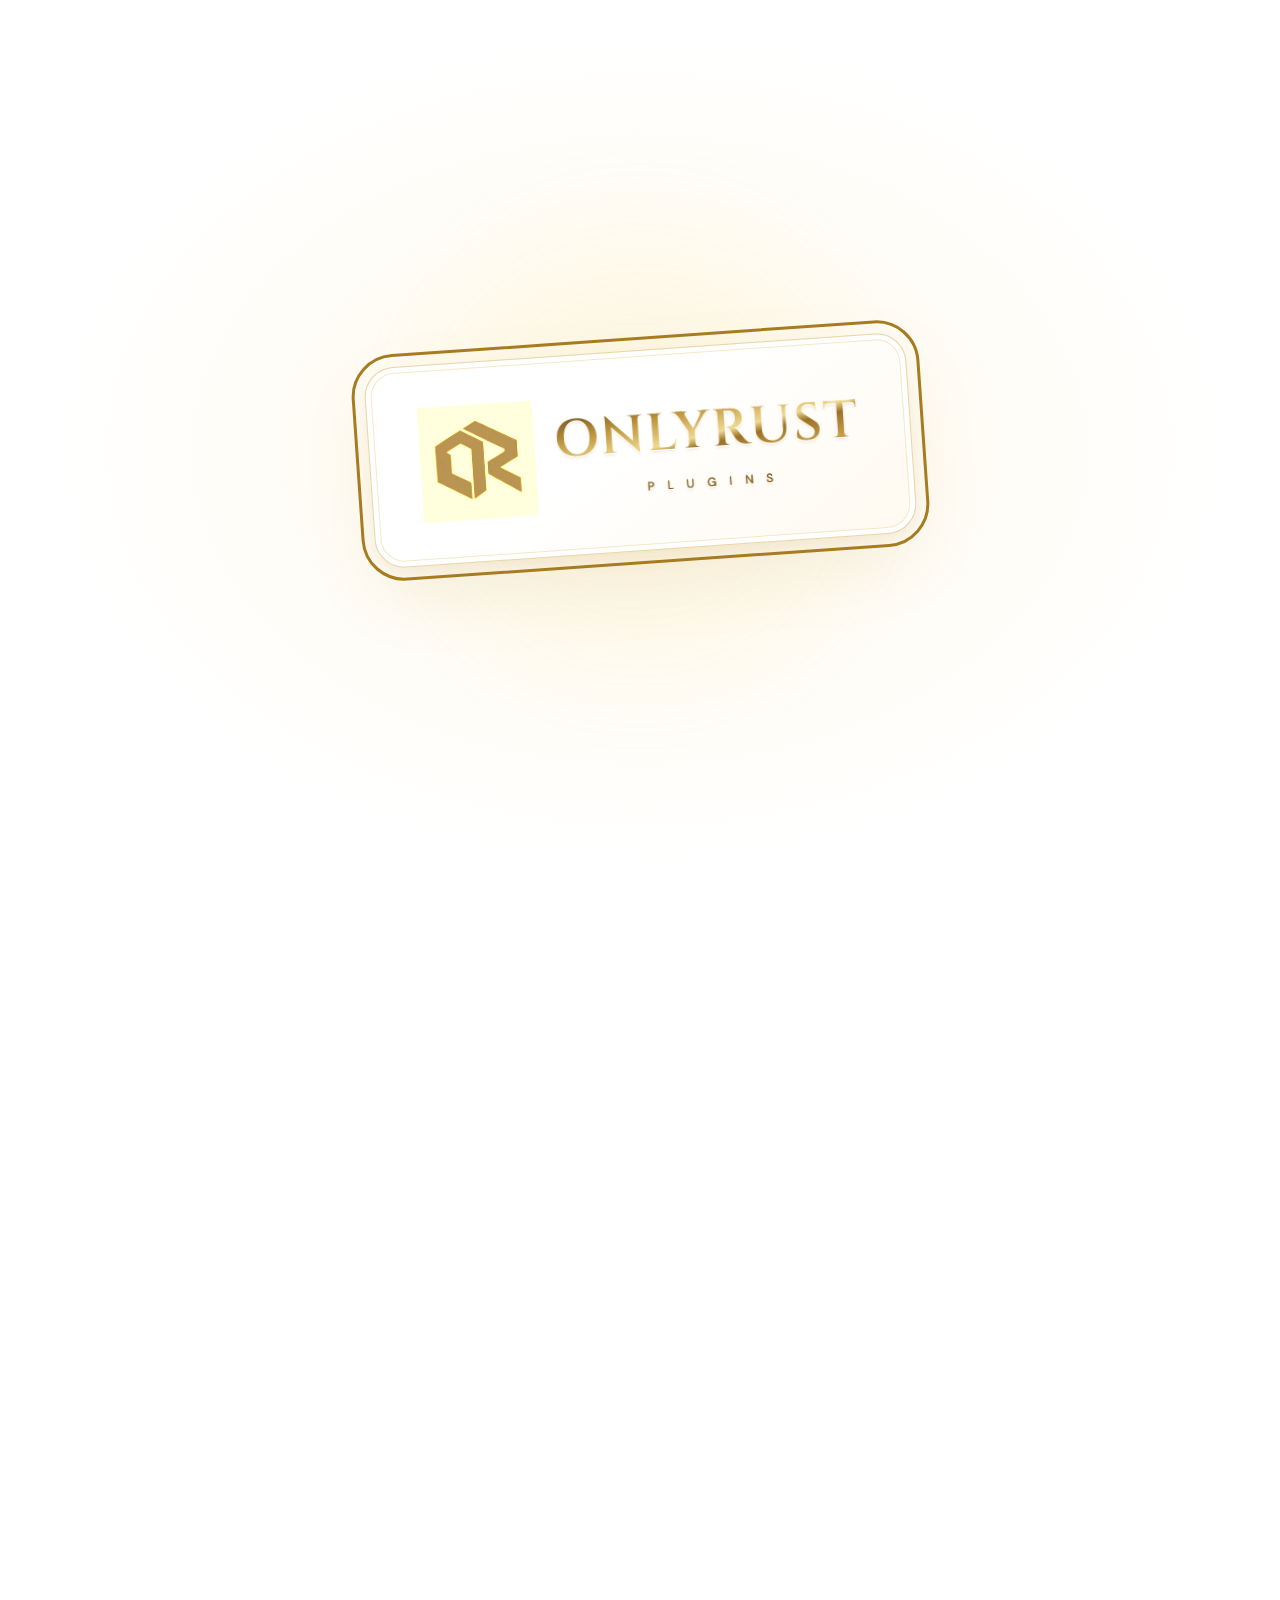
<file: index.html>
<!DOCTYPE html>
<html lang="en"><head><meta name="darkreader-lock"><meta name="supported-color-schemes" content="light"><meta charset="UTF-8"><meta name="color-scheme" content="only light"><meta name="theme-color" content="#ffffff"><style>html,body,#storefront{background:#fff;color:#352d1d;color-scheme:only light}</style><meta name="viewport" content="width=device-width, initial-scale=1"><meta name="description" content="Make your Rust server a world worth coming back to. Discover RoadLights, Electric Bikes and Enchanted Mushrooms from OnlyRust Plugins."><title>OnlyRust Plugins — Build a world worth playing</title><link rel="icon" href="data:image/svg+xml,%3Csvg xmlns='http://www.w3.org/2000/svg' viewBox='0 0 40 40'%3E%3Crect width='40' height='40' rx='10' fill='%23c79a32'/%3E%3Ctext x='20' y='29' text-anchor='middle' font-family='Arial' font-weight='bold' font-size='27' fill='white'%3EO%3C/text%3E%3C/svg%3E"><style id="onlyrust-white-gold-theme">@import url('https://fonts.googleapis.com/css2?family=Cinzel:wght@500;600;700&family=DM+Sans:wght@400;450;500;550;600;650;700&family=Manrope:wght@400;500;600;650;700;750;800&display=swap');
:root{--ink:#352d1d;--muted:#6b614e;--orange:#956b12;--line:#eadcb9;--sky:#fff}*{box-sizing:border-box}html{scroll-behavior:smooth;scroll-padding-top:100px}body{margin:0;color:var(--ink);background:#fff;font-family:'DM Sans',sans-serif;font-size:16px;overflow-x:hidden}button,input{font:inherit}button,a,input{-webkit-tap-highlight-color:transparent}a{color:inherit;text-decoration:none}button{cursor:pointer}button:focus-visible,a:focus-visible,input:focus-visible{outline:3px solid #127dba;outline-offset:5px}h1,h2,h3,p{margin:0}button{color:inherit}em{font-style:normal;color:var(--orange)}.ambient{position:absolute;inset:0 0 auto;height:1100px;overflow:hidden;z-index:-1;background:#fff}.ambient i{position:absolute;width:650px;height:650px;border-radius:50%;filter:blur(70px);opacity:.55;background:#f5dc8b;animation:drift 15s ease-in-out infinite alternate}.ambient i:nth-child(1){right:-150px;top:30px}.ambient i:nth-child(2){background:#fff8e5;left:25%;top:330px;animation-delay:-7s}.ambient i:nth-child(3){background:#fff6d9;left:-300px;top:200px;animation-delay:-4s}@keyframes drift{to{transform:translate(110px,-90px) scale(1.16)}}.progress{position:fixed;top:0;left:0;width:0;height:3px;background:var(--orange);z-index:101}.header{max-width:1480px;margin:auto;padding:27px 5%;display:flex;align-items:center;justify-content:space-between;gap:20px;position:relative;z-index:10}.brand{display:flex;align-items:center;gap:9px;font-family:Manrope,sans-serif;font-weight:800;font-size:25px;letter-spacing:-1.2px;line-height:1}.brand img{object-fit:contain;mix-blend-mode:multiply}.brand-sub{display:block;font-family:'DM Sans',sans-serif;font-size:10px;letter-spacing:4.7px;margin-top:6px}.header nav{display:flex;gap:36px;font-size:14px;font-weight:600}.header nav a:hover,.text-link:hover{color:var(--orange)}.account{border:1px solid #bccfd9;border-radius:40px;padding:13px 20px;font-size:14px;font-weight:600}.account span{margin-left:12px}.hero{position:relative;max-width:1480px;min-height:740px;margin:auto;padding:84px 5% 95px;display:grid;grid-template-columns:1.05fr 1fr;align-items:center}.hero-copy{position:relative;z-index:3}.eyebrow{font-size:12px;font-weight:700;letter-spacing:2px;display:flex;align-items:center;gap:9px}.tiny-mark{font-size:22px;color:var(--orange)}h1{font-family:Manrope,sans-serif;font-size:clamp(44px,4.6vw,70px);font-weight:800;line-height:1.09;letter-spacing:-3.8px;margin:25px 0}.hero h1 em{display:block;font-size:.88em;white-space:nowrap}.hero p{font-size:18px;line-height:1.8;max-width:445px;color:var(--muted)}.hero-actions{display:flex;gap:25px;align-items:center;margin-top:32px}.button{display:inline-flex;justify-content:center;align-items:center;border:0;border-radius:8px;padding:17px 23px;font-size:14px;font-weight:700;transition:transform .2s,box-shadow .2s;min-height:48px}.primary{background:var(--orange);color:#fff;box-shadow:0 7px 20px #e64f2120}.primary:hover{transform:translateY(-3px);box-shadow:0 12px 25px #e64f2140}.text-link{font-size:14px;font-weight:650;display:flex;gap:9px;align-items:center}.play{display:grid;place-items:center;width:27px;height:27px;border:1px solid #b0c5cf;border-radius:50%}.hero-foot{display:flex;align-items:center;gap:12px;margin-top:34px;font-size:12px;color:var(--muted)}.divider{height:12px;width:1px;background:#afc3ce}.hero-visual{position:relative;height:590px;min-width:0;margin-left:-15px;margin-right:-45px;perspective:1000px}.island{position:absolute;width:125%;height:100%;left:-11%;object-fit:contain;mix-blend-mode:multiply;animation:float 7s ease-in-out infinite;filter:drop-shadow(0 35px 24px #42829910)}@keyframes float{50%{transform:translateY(-18px) rotate(1deg)}}.orbit{position:absolute;width:95%;height:35%;border:1px solid #8ebdd044;border-radius:50%;top:41%;left:3%;transform:rotate(-21deg)}.orbit-two{width:105%;height:60%;top:24%;left:-3%;transform:rotate(28deg)}.float-label{position:absolute;z-index:3;display:flex;align-items:center;gap:11px;background:#ffffffde;backdrop-filter:blur(12px);border:1px solid #fff;border-radius:13px;padding:13px 18px;box-shadow:0 14px 40px #28576e15;font-size:13px;font-weight:650;animation:float 8s ease-in-out infinite}.label-one{top:15%;right:3%}.label-two{bottom:13%;left:0;animation-delay:-3s}.float-label small{display:block;color:var(--muted);font-size:11px;margin-top:4px;font-weight:400}.label-icon{width:35px;height:35px;background:#fff0e5;border-radius:9px;display:grid;place-items:center;font-size:23px;color:var(--orange)}.cyan{background:#dff4fc;color:#1689a8}.coordinates{position:absolute;bottom:2%;left:25%;font-size:10px;letter-spacing:1.3px;color:#597a8c;display:flex;gap:40px}.coordinates span{color:var(--orange)}.scroll-cue{position:absolute;bottom:30px;font-size:10px;letter-spacing:2px;display:flex;gap:20px;align-items:center}.scroll-cue span{font-size:20px}.ticker{overflow:hidden;background:#fffaf0;border-block:1px solid #dce8ee;padding:20px 0;transform:rotate(-1.4deg);width:102%;margin-left:-1%}.ticker div{white-space:nowrap;font-family:Manrope,sans-serif;font-size:19px;font-weight:800;letter-spacing:3px;animation:marquee 35s linear infinite;width:max-content}.ticker b{color:var(--orange);margin:0 45px}@keyframes marquee{to{transform:translateX(-50%)}}.section-wrap{max-width:1350px;margin:auto;padding:100px 5%}.section-top{display:flex;justify-content:space-between;gap:50px;align-items:end;margin-bottom:40px}.section-top h2{font-family:Manrope,sans-serif;font-size:clamp(32px,3.3vw,48px);letter-spacing:-2px;line-height:1.18;margin-top:18px}.section-top p{font-size:16px;line-height:1.8;color:var(--muted);max-width:400px;padding-bottom:4px}.showcase{display:grid;grid-template-columns:1.05fr 1fr;background:#fff;border:1px solid #e1eaf0;border-radius:22px;overflow:hidden;box-shadow:0 20px 70px #305d7310;min-height:430px}.showcase-art{position:relative;overflow:hidden;background:#fff;min-height:440px}.showcase-art img{width:100%;height:100%;object-fit:cover;position:absolute;transition:opacity .25s,transform .8s}.showcase-art:hover img{transform:scale(1.05)}.art-wash{position:absolute;inset:0;background:linear-gradient(0deg,#fff,transparent 50%)}.art-caption{position:absolute;bottom:30px;left:30px;color:white;font-size:11px;letter-spacing:1.7px}.art-number{position:absolute;right:25px;bottom:14px;font-family:Manrope;font-size:75px;color:#ffffff70;line-height:1}.showcase-body{padding:32px 38px}.choices{display:flex;gap:6px;border-bottom:1px solid var(--line);margin-bottom:37px}.choices button{background:none;border:0;padding:0 9px 15px;font-size:13px;color:var(--muted);border-bottom:2px solid transparent}.choices button[aria-selected=true]{color:var(--orange);border-color:var(--orange);font-weight:700}.kicker{font-size:11px;letter-spacing:1.7px;color:var(--orange);font-weight:700}.showcase h3{font-family:Manrope;font-size:34px;line-height:1.2;letter-spacing:-1.4px;margin:12px 0 18px}.showcase p{font-size:15px;line-height:1.8;color:var(--muted)}.feature-tags{display:flex;flex-wrap:wrap;gap:8px;margin:20px 0 28px}.feature-tags span{font-size:11px;background:#fff7e2;border-radius:5px;padding:8px;color:#496775}.showcase-bottom{display:flex;justify-content:space-between;align-items:center;gap:15px}.showcase-bottom strong{font-size:25px;letter-spacing:-1px}.showcase-bottom span{font-size:11px;color:var(--muted)}.collection{padding-top:25px}.catalog-bar{display:flex;justify-content:space-between;align-items:center;gap:20px;margin:40px 0 30px}.filters{display:flex;gap:8px}.filters button{border:1px solid transparent;background:none;border-radius:30px;padding:11px 18px;font-size:13px}.filters button.selected{background:#f7e5b0;color:#61470f}.filters button span{opacity:.6;margin-left:8px;font-size:11px}.search{display:flex;align-items:center;gap:8px;border-bottom:1px solid #bfced7;padding:8px 0}.search span{font-size:26px}.search input{border:0;background:transparent;width:180px;outline-offset:0;font-size:14px;color:var(--ink)}.products{display:grid;grid-template-columns:repeat(3,1fr);gap:24px}.product{background:#fff;border:1px solid #e0e9ee;border-radius:15px;overflow:hidden;transition:transform .3s,box-shadow .3s}.product:hover{transform:translateY(-8px);box-shadow:0 20px 40px #31556a15}.product-media{display:block;width:100%;padding:0;border:0;position:relative;aspect-ratio:1.5;overflow:hidden;background:#fff}.product-media img{width:100%;height:100%;object-fit:cover;transition:transform .5s}.product:hover img{transform:scale(1.055)}.product-media .badge{position:absolute;top:16px;left:16px;padding:7px 10px;border-radius:5px;background:#fffffff0;color:#254353;font-size:10px;letter-spacing:.8px;font-weight:700}.product-info{padding:24px}.product-category{font-size:10px;letter-spacing:1.5px;color:#738592;font-weight:650}.product h3{font-family:Manrope;font-size:22px;letter-spacing:-.7px;margin:8px 0 10px}.product p{font-size:14px;line-height:1.65;color:var(--muted);min-height:47px}.product-bottom{display:flex;align-items:center;justify-content:space-between;border-top:1px solid #e7edf1;padding-top:20px;margin-top:22px;gap:10px}.product-price{font-size:22px;font-weight:700;letter-spacing:-.8px}.product-price small{font-size:10px;font-weight:400;letter-spacing:0;color:var(--muted)}.details-button{background:none;border:1px solid #cad9e1;border-radius:7px;padding:10px 14px;font-size:12px;font-weight:650}.details-button:hover{border-color:var(--orange);color:var(--orange)}.collection-note{display:flex;justify-content:space-between;gap:20px;margin-top:22px;font-size:11px;color:#687e8c}.closing{text-align:center;position:relative;overflow:hidden;max-width:none;background:radial-gradient(ellipse at 50% 120%,#f9e6ae,transparent 65%),#fff;padding:80px 20px 165px}.closing .eyebrow{justify-content:center}.closing h2{font-family:Manrope;font-size:clamp(36px,4.5vw,65px);letter-spacing:-2.7px;line-height:1.15;margin:22px 0}.closing p{font-size:17px;line-height:1.7;color:var(--muted);margin-bottom:25px}.closing>*{position:relative;z-index:1}.closing-word{position:absolute;left:50%;transform:translateX(-50%);bottom:-70px;font-family:Manrope;font-size:240px;line-height:1;font-weight:800;letter-spacing:-15px;color:#b9dbe880;z-index:0}.closing-orbit{position:absolute;width:1000px;height:400px;border:1px solid #bedcea;border-radius:50%;left:50%;top:90px;transform:translateX(-50%) rotate(-15deg);z-index:0;animation:orbit 25s linear infinite}@keyframes orbit{50%{transform:translateX(-50%) rotate(15deg)}}footer{display:flex;align-items:center;justify-content:space-between;padding:38px 5%;gap:25px;background:#fff}footer .brand{font-size:21px}footer p{font-size:13px;color:var(--muted)}footer>div{text-align:right}footer>div a{font-size:12px}footer small{display:block;font-size:10px;color:#78909d;margin-top:9px}.motion-toggle{position:fixed;z-index:12;bottom:15px;right:18px;background:#ffffffed;border:1px solid #cfdee5;box-shadow:0 4px 16px #123c4d12;border-radius:30px;padding:10px 14px;font-size:11px}.paused *,.paused *::before,.paused *::after{animation-play-state:paused!important}.paused{scroll-behavior:auto}dialog{border:0;border-radius:20px;padding:0;width:min(900px,92vw);max-height:90vh;color:var(--ink);box-shadow:0 25px 90px #17354840}dialog[open]{display:grid;grid-template-columns:.9fr 1fr}dialog::backdrop{background:#ffffffbd;backdrop-filter:blur(10px)}.close{position:absolute;right:12px;top:12px;z-index:2;width:36px;height:36px;border:1px solid var(--line);background:#fff;border-radius:50%;font-size:25px}.dialog-image{min-height:490px;background:#fff}.dialog-image img{height:100%;width:100%;object-fit:cover}.dialog-copy{padding:45px 34px}.dialog-copy h2{font-family:Manrope;font-size:32px;letter-spacing:-1px;margin:12px 0 20px}.dialog-copy p{font-size:15px;line-height:1.7;color:var(--muted)}.dialog-copy ul{padding-left:18px;font-size:14px;line-height:1.8;color:var(--muted)}.dialog-price{margin:25px 0 14px;display:flex;gap:8px;align-items:baseline}.dialog-price strong{font-size:30px}.dialog-price span{font-size:12px}.dialog-copy .availability{font-size:12px;margin-bottom:20px}.reveal{opacity:0;transform:translateY(20px);transition:opacity .7s,transform .7s}.reveal.visible{opacity:1;transform:none}@media(min-width:1500px){.hero{min-height:810px}.hero-visual{height:650px}}@media(max-width:1050px){.hero{padding-top:45px;min-height:650px}.hero-visual{height:470px;margin-right:-25px}h1{letter-spacing:-2.5px}.hero-actions{flex-wrap:wrap;gap:18px}.label-one{right:0;top:8%}.label-two{left:12%;bottom:6%}.coordinates{display:none}.showcase-body{padding:25px}.choices button{padding-inline:4px;font-size:12px}.products{gap:15px}.product-info{padding:18px}.product h3{font-size:19px}.section-wrap{padding-inline:5%}.showcase h3{font-size:30px}.showcase-bottom{flex-wrap:wrap}}@media(max-width:760px){.header{padding:20px 6%}.brand{font-size:23px}.header nav{display:none}.account{padding:11px 14px;font-size:12px}.hero{display:flex;flex-direction:column;padding:42px 6% 55px;min-height:0;align-items:stretch}.hero h1{font-size:clamp(39px,8.5vw,58px);letter-spacing:-2px;margin-top:20px}.hero h1 em{white-space:normal}.hero p{font-size:16px}.eyebrow{font-size:10px;letter-spacing:1.5px}.hero-actions{gap:20px}.hero-foot{font-size:10px;margin-top:25px}.hero-visual{margin:0 -10px;height:420px}.island{width:115%;left:-7%}.label-one{top:13%;right:0}.label-two{bottom:8%;left:0}.float-label{font-size:11px;padding:10px 12px}.float-label small{font-size:10px}.scroll-cue{bottom:18px}.ticker{padding:15px 0}.ticker div{font-size:14px}.ticker b{margin-inline:28px}.section-wrap{padding:65px 6%}.section-top{display:block;margin-bottom:28px}.section-top h2{font-size:36px;letter-spacing:-1.5px}.section-top p{margin-top:20px;font-size:15px}.showcase{grid-template-columns:1fr}.showcase-art{min-height:290px}.showcase-body{padding:25px}.choices{justify-content:space-between;margin-bottom:25px}.choices button{font-size:13px}.showcase h3{font-size:32px}.showcase-bottom{flex-wrap:nowrap}.showcase .button{font-size:12px;padding:15px}.catalog-bar{display:block;margin-top:25px}.filters{gap:2px;justify-content:space-between}.filters button{font-size:12px;padding:10px 12px}.filters button span{margin-left:3px}.search{margin-top:20px}.search input{width:100%}.products{grid-template-columns:1fr;gap:23px}.product-media{aspect-ratio:1.6}.product-info{padding:23px}.product h3{font-size:25px}.product p{min-height:0}.collection-note{display:block;line-height:1.8}.collection-note span{display:block}.closing{padding-bottom:115px}.closing h2{font-size:42px;letter-spacing:-2px}.closing-word{font-size:125px;letter-spacing:-8px;bottom:-30px}footer{flex-wrap:wrap;padding:32px 6% 65px}footer p{font-size:12px}footer>div{text-align:left}dialog[open]{display:block}.dialog-image{height:210px;min-height:0}.dialog-copy{padding:25px}.dialog-copy h2{font-size:28px}.dialog-copy .eyebrow{margin-top:0}.motion-toggle{font-size:10px}.reveal{transform:translateY(10px)}}@media(prefers-reduced-motion:reduce){html{scroll-behavior:auto}*,*::before,*::after{animation:none!important;transition:none!important}.reveal{opacity:1;transform:none}}
.island{mask-image:radial-gradient(ellipse 53% 47% at center,#000 55%,transparent 100%);-webkit-mask-image:radial-gradient(ellipse 53% 47% at center,#000 55%,transparent 100%)}

/* Brilliant white and gold storefront */
:root{color-scheme:only light;--ink:#352d1d;--muted:#6b614e;--orange:#956b12;--line:#eadcb9;--sky:#fff}
html,body{background:#fff}.ambient{background:#fff;z-index:0;pointer-events:none}.ambient i{background:#f5dc8b;opacity:.18}.ambient i:nth-child(2){background:#ffe8a5;opacity:.16}.ambient i:nth-child(3){background:#f4d77b;opacity:.12}
main,footer{position:relative}.header{background:#ffffffed}.brand img{filter:grayscale(1) sepia(1) saturate(2);mix-blend-mode:multiply}
.account,.details-button,.motion-toggle{background:#fff;border-color:#d9bd76}.primary{background:linear-gradient(115deg,#e5bf58,#fae5a3 48%,#d5a737);color:#443009;border:1px solid #cfa541;box-shadow:0 8px 24px #bf942324}.primary:hover{box-shadow:0 12px 30px #bf94233a}
button:focus-visible,a:focus-visible,input:focus-visible{outline-color:#997018}.hero h1 em{background:linear-gradient(110deg,#94701d,#c69527,#8f6513);background-clip:text;-webkit-background-clip:text;color:transparent}
.hero-visual{background:radial-gradient(ellipse,#fff8e5 0%,#fff 70%)}.island{mix-blend-mode:normal;filter:brightness(1.3) saturate(.65) drop-shadow(0 20px 20px #cba84e12);opacity:.8}
.orbit,.closing-orbit{border-color:#d4ad4b40}.float-label{background:#ffffffed;border-color:#eadab1;box-shadow:0 14px 40px #b48c2014}.label-icon,.cyan{background:#fff5d9;color:#9b751d}.coordinates{color:#8a7955}.divider{background:#dcc994}.play{border-color:#d5be87}
.ticker{background:linear-gradient(100deg,#fff,#fff8e5,#fff);border-color:#ead9ab;color:#856014}
.section-wrap{background:#fff}.showcase,.product{background:#fff;border-color:#e8d9b2;box-shadow:0 15px 55px #c3a04d0d}.showcase-art,.product-media,.dialog-image{background:#fff}.showcase-art img,.product-media img,.dialog-image img{filter:brightness(1.25) saturate(.7);opacity:.82}.art-wash{background:linear-gradient(0deg,#fff 0%,#ffffffc9 14%,transparent 55%)}.art-caption{color:#624714;font-weight:700}.art-number{color:#b68c26b3}.feature-tags span{background:#fff7e2;color:#775d24}.filters button.selected{background:#f7e5b0;color:#61470f;border-color:#d6b960}.search{border-color:#d9c798}.product-media .badge{background:#fffffff5;color:#70551c;border:1px solid #e6d6ac}.product-category,.collection-note,footer small{color:#796a49}.product-bottom{border-color:#eee3c7}.product:hover{box-shadow:0 20px 40px #b48d201a}
.closing{background:radial-gradient(ellipse at 50% 120%,#f9e6ae,transparent 65%),#fff;border-top:1px solid #efe2bf}.closing-word{color:#ead69c50}footer{background:#fff;border-top:1px solid #f0e6cf}.motion-toggle{box-shadow:0 4px 16px #b0923412}
dialog{background:#fff;box-shadow:0 25px 90px #a8893426}dialog::backdrop{background:#ffffffbd;backdrop-filter:blur(10px)}

/* The logo is the doorway: a full-screen white and gold opening. */
.has-entrance{overflow:hidden}.has-entrance body{overflow:hidden}.entrance[hidden]{display:none}.has-entrance .entrance{display:grid;position:fixed;inset:0;z-index:200;place-items:center;isolation:isolate;perspective:1400px;overflow:hidden}.entrance-door{position:absolute;top:0;bottom:0;width:50.1%;background:#fff;z-index:-2;will-change:transform;transition:transform 1.8s cubic-bezier(.7,0,.2,1)}.entrance-left{left:0;transform-origin:left center;background:radial-gradient(ellipse at 100% 50%,#fff9e9 0%,#fff 65%)}.entrance-right{right:0;transform-origin:right center;background:radial-gradient(ellipse at 0 50%,#fff9e9 0%,#fff 65%)}.entrance-halo{position:absolute;width:min(650px,95vw);aspect-ratio:1;border-radius:50%;background:radial-gradient(circle,#f3d77924,transparent 65%);filter:blur(12px);pointer-events:none;z-index:-1;animation:entrance-breathe 6s ease-in-out infinite;transition:opacity .7s}.logo-sticker{position:relative;display:flex;align-items:center;justify-content:center;gap:20px;padding:35px 46px;background:linear-gradient(145deg,#fff 45%,#fffaf0);border:1px solid #efdfb5;border-radius:30px;box-shadow:0 30px 65px #b48c2017,0 6px 12px #b48c2010,inset 0 2px 1px #fff;max-width:88vw;transform:rotate(-4deg);transition:transform .6s cubic-bezier(.2,.8,.2,1),box-shadow .5s,opacity .6s;overflow:hidden;animation:sticker-float 6s ease-in-out infinite}.logo-sticker img{width:125px;height:125px;object-fit:contain;mix-blend-mode:multiply;filter:grayscale(1) sepia(1) saturate(2)}.sticker-wordmark{font-family:Manrope,sans-serif;font-size:58px;font-weight:800;letter-spacing:-3px;color:#876319;line-height:1}.sticker-wordmark>span{display:block;font-family:'DM Sans',sans-serif;font-size:16px;font-weight:600;letter-spacing:12px;margin:15px 0 0 10px}.sticker-shine{position:absolute;inset:-100%;pointer-events:none;background:linear-gradient(110deg,transparent 43%,#ffffffd9 49%,transparent 55%);transform:translateX(-65%);animation:sticker-shine 7s ease-in-out infinite}.logo-sticker:hover{animation-play-state:paused;transform:rotate(0) translateY(-8px) scale(1.05);box-shadow:0 40px 85px #b48c2028,0 8px 18px #b48c2015}.logo-sticker:focus-visible{outline:3px solid #a77c20;outline-offset:10px}.reveal-ring{position:absolute;width:100px;height:100px;border-radius:50%;border:2px solid #dab552;box-shadow:0 0 70px #e5c66977,inset 0 0 60px #e5c66955;opacity:0;pointer-events:none}.has-entrance #storefront{opacity:0;transform:scale(1.07);filter:blur(10px);transition:opacity 1.2s .35s,transform 2s cubic-bezier(.2,.7,.2,1),filter 1.8s;transform-origin:50% 30vh}.has-entrance.is-opening #storefront{opacity:1;transform:scale(1);filter:blur(0)}.is-opening .entrance-left{transform:translateX(-103%) rotateY(-15deg)}.is-opening .entrance-right{transform:translateX(103%) rotateY(15deg)}.is-opening .entrance-halo{opacity:0}.is-opening .logo-sticker{animation:none;transform:translateZ(300px) scale(1.5);opacity:0;pointer-events:none}.is-opening .reveal-ring{animation:portal-open 1.7s ease-out forwards}.is-opening .entrance{pointer-events:none}@keyframes entrance-breathe{50%{transform:scale(1.18);opacity:.6}}@keyframes sticker-float{50%{transform:rotate(-2deg) translateY(-9px)}}@keyframes sticker-shine{0%,55%{transform:translateX(-65%)}85%,100%{transform:translateX(65%)}}@keyframes portal-open{0%{opacity:0;transform:scale(.5)}20%{opacity:.8}100%{opacity:0;transform:scale(24)}}@media(max-width:600px){.logo-sticker{padding:25px 26px;gap:10px;border-radius:24px}.logo-sticker img{width:80px;height:80px}.sticker-wordmark{font-size:38px;letter-spacing:-2px}.sticker-wordmark>span{font-size:11px;letter-spacing:7px;margin-top:11px;margin-left:6px}}@media(prefers-reduced-motion:reduce){.has-entrance #storefront{transform:none;filter:none}.is-opening .logo-sticker{transform:none}.entrance-door,.logo-sticker{transition:none}.is-opening .reveal-ring{display:none}}

/* Keep the revealed world bright, including during the entrance transition. */
html,body,#storefront{color-scheme:only light;background-color:#fff;color:#352d1d}
#storefront{min-height:100vh;isolation:isolate}
#storefront>.ambient{z-index:-1;background:#fff}
#storefront>.header,#storefront>main,#storefront>main>.hero,
#storefront .section-wrap,#storefront .showcase-body,#storefront .product-info,
#storefront>footer,#storefront dialog,#storefront .dialog-copy{background-color:#fff}
#storefront .hero{background-image:radial-gradient(ellipse at 85% 45%,#fff9e7 0%,#fff 65%)}
#storefront .closing{background-image:radial-gradient(ellipse at 50% 110%,#f9e6ae,transparent 65%)}

/* Sculpted gold wordmark; retain the existing monogram and entrance. */
.sticker-wordmark{font-family:'Cinzel',Georgia,serif;font-size:52px;line-height:1.15;font-weight:600;letter-spacing:2px;text-transform:uppercase;color:#946d20;background:linear-gradient(170deg,#644713 0%,#c39a42 24%,#f0d991 42%,#9b7126 49%,#c79d47 65%,#73511a 100%);background-clip:text;-webkit-background-clip:text;-webkit-text-fill-color:transparent;filter:drop-shadow(0 1px 0 #fff) drop-shadow(0 2px 1px #9a75231c)}
.sticker-wordmark>span{font-family:'DM Sans',sans-serif;font-weight:500;font-size:12px;letter-spacing:13px;margin:15px 0 0 12px;color:#86652a;-webkit-text-fill-color:#86652a}
.logo-sticker{padding:42px 50px;border:1px solid #e8d5a7;box-shadow:0 28px 70px #aa84251a,0 4px 8px #aa84250c,inset 0 0 0 5px #fff,inset 0 0 0 6px #f4e8c9}
.logo-sticker img{width:115px;height:115px}
#storefront,#storefront>.header,#storefront>main,#storefront .hero,#storefront .showcase-body,#storefront .product-info,#storefront .collection,#storefront .experience,#storefront>footer,#productDialog{background-color:#fff;background-image:linear-gradient(#fff,#fff);color-scheme:only light}
@media(max-width:600px){.logo-sticker{padding:30px 24px;gap:10px}.logo-sticker img{width:65px;height:65px}.sticker-wordmark{font-size:clamp(24px,6.2vw,36px);letter-spacing:1px}.sticker-wordmark>span{font-size:10px;letter-spacing:7px;margin:12px 0 0 6px}}
</style><script>document.documentElement.classList.add("has-entrance")</script><style>
/* Real looping video on a white canvas, with readable white product surfaces. */
.shop-motion{position:fixed;inset:0;width:100%;height:100%;object-fit:fill;background:#fff;pointer-events:none;z-index:0;opacity:.95}
#storefront>.ambient{display:none}
#storefront>main,#storefront>main>.hero,#storefront .collection,#storefront .experience{position:relative;z-index:1;background:transparent!important}
#storefront>.header{position:relative;z-index:10;background:rgba(255,255,255,.92)!important}
#storefront .section-top,#storefront .hero-copy{position:relative}
#storefront .hero-visual{background:transparent}
#storefront .closing,#storefront>footer{position:relative;z-index:1;background-color:rgba(255,255,255,.85)}
#storefront .showcase,#storefront .product{background:#fff}
@media(prefers-reduced-motion:reduce){.shop-motion{opacity:.6}}
</style><style>
.shop-motion{opacity:1;background:radial-gradient(ellipse at 0% 50%,#fbf3dc88,transparent 24%),radial-gradient(ellipse at 100% 40%,#fcf5e288,transparent 24%),#fff;overflow:hidden}
.shop-motion svg{display:block;width:100%;height:100%;overflow:visible;shape-rendering:geometricPrecision}
.shop-motion path{fill:none;stroke-linecap:round;vector-effect:non-scaling-stroke}
</style><style>
/* The scene animates internally; the island no longer bobs as a photograph. */
.hero-visual .island{animation:none!important;filter:saturate(1.14) brightness(1.06);opacity:1;transform:none}
.living-island{position:absolute;width:125%;aspect-ratio:3/2;height:auto;left:-11%;top:50%;transform:translateY(-50%);pointer-events:none;z-index:1}
.hero-visual.island-ready .island{visibility:hidden}
.hero-visual .float-label{z-index:3}.hero-visual .coordinates{z-index:3}
.hero-visual{background:radial-gradient(ellipse at 50% 54%,#e6f4df44,transparent 62%)!important}
.shop-meadow{position:fixed;bottom:0;left:0;width:100%;height:160px;z-index:0;pointer-events:none;opacity:.42}
@media(max-width:760px){.living-island{width:115%;left:-7%}.shop-meadow{height:95px;opacity:.28}}
</style><link rel="stylesheet" href="marketplace.css?v=1"></head>
<body style="background-color:#ffffff!important;color:#352d1d!important;color-scheme:only light!important">
<section class="entrance" id="entrance" aria-label="Welcome to OnlyRust Plugins" hidden>
<div class="entrance-door entrance-left" aria-hidden="true"></div><div class="entrance-door entrance-right" aria-hidden="true"></div>
<div class="entrance-halo" aria-hidden="true"></div><div class="reveal-ring" aria-hidden="true"></div>
<button class="logo-sticker" id="enterWorld" aria-label="Enter the world of OnlyRust Plugins">
<span class="sticker-shine" aria-hidden="true"></span><img src="assets/logo.webp" alt="" width="150" height="150"><span class="sticker-wordmark">onlyrust<span>PLUGINS</span></span>
</button></section><div id="storefront" style="background-color:#ffffff!important;background-image:linear-gradient(#fff,#fff)!important;color:#352d1d!important;color-scheme:only light!important"><div class="shop-motion" id="shopMotion" aria-hidden="true"><svg id="goldContours" xmlns="http://www.w3.org/2000/svg" focusable="false" aria-hidden="true"></svg></div><div class="ambient" aria-hidden="true"><i></i><i></i><i></i></div><div class="progress" id="progress"></div>
<header class="header"><a class="brand" href="#" aria-label="OnlyRust Plugins home"><img src="assets/logo.webp" alt="" width="45" height="45"><span>onlyrust<span class="brand-sub">PLUGINS</span></span></a><nav aria-label="Quick links"><a href="marketplace.html#plugins">Plugins</a><a href="marketplace.html#wishlist">Wishlist</a><a href="marketplace.html#collections">Collections</a></nav><a class="account" href="account.html">My account <span aria-hidden="true">↗</span></a></header><nav class="marketplace-nav" aria-label="Marketplace"><a data-section="home" href="index.html" aria-current="page">Home</a><a data-section="plugins" href="marketplace.html#plugins">Plugins</a><a data-section="forums" href="marketplace.html#forums">Forums</a><a data-section="maps" href="marketplace.html#maps">Maps</a><a data-section="assets" href="marketplace.html#assets">Assets</a><a data-section="tools" href="marketplace.html#tools">Tools</a><a data-section="collections" href="marketplace.html#collections">Collections</a><a data-section="services" href="marketplace.html#services">Services</a><a data-section="deals" href="marketplace.html#deals">Deals</a><a data-section="purchases" href="marketplace.html#purchases">Purchases</a><a data-section="support" href="marketplace.html#support">Support</a><a data-section="wishlist" href="marketplace.html#wishlist">Wishlist</a></nav>
<main><section class="hero"><div class="hero-copy"><div class="eyebrow"><span class="tiny-mark">✳</span> SMALL PLUGINS. BIG POSSIBILITIES.</div><h1>Your server.<br>Your rules.<br><em>A whole new world.</em></h1><p>Turn an ordinary wipe into something worth coming back for. Discover plugins that bring your Rust world to life.</p><div class="hero-actions"><a class="button primary" href="#plugins">Find your next upgrade</a><a class="text-link" href="#experience"><span class="play">▷</span> Explore the possibilities</a></div><div class="hero-foot"><span>Made for Rust server owners</span><span class="divider"></span><span>Independent creators</span></div></div><div class="hero-visual" id="heroVisual"><div class="orbit orbit-one"></div><div class="orbit orbit-two"></div><img class="island" src="assets/island.webp" alt="Floating Rust-inspired island with animated waterfalls, glowing lamps and green woodland" width="1536" height="1024"><div class="float-label label-one"><span class="label-icon">☀</span><span>A brighter world<small>RoadLights</small></span></div><div class="float-label label-two"><span class="label-icon cyan">ϟ</span><span>A different way to roam<small>Electric Bikes</small></span></div><div class="coordinates">YOUR NEXT WIPE STARTS HERE <span>01 / 03</span></div></div><a class="scroll-cue" href="#experience">SCROLL TO DISCOVER <span>↓</span></a></section>
<div class="ticker" aria-hidden="true"><div>BUILD DIFFERENT. <b>✳</b> PLAY DIFFERENT. <b>✳</b> MAKE IT YOURS. <b>✳</b> BUILD DIFFERENT. <b>✳</b> PLAY DIFFERENT. <b>✳</b> MAKE IT YOURS. <b>✳</b></div></div>
<section id="experience" class="experience section-wrap"><div class="section-top"><div><div class="eyebrow">01 / REIMAGINE YOUR WORLD</div><h2>One plugin.<br>A different experience.</h2></div><p>Light the roads. Change the ride. Add a little wonder.<br>Choose what your players discover next.</p></div><div class="showcase"><div class="showcase-art"><img id="showcaseImage" src="assets/roadlights.jpg" alt="RoadLights plugin artwork"><div class="art-wash"></div><span class="art-caption" id="artCaption">WORLD ENHANCEMENT / ROADLIGHTS</span><span class="art-number" id="artNumber">01</span></div><div class="showcase-body"><div class="choices" role="tablist" aria-label="Explore plugins"><button id="tab-0" role="tab" aria-selected="true" aria-controls="showcasePanel" data-pick="0">Light it up</button><button id="tab-1" role="tab" aria-selected="false" aria-controls="showcasePanel" tabindex="-1" data-pick="1">Ride out</button><button id="tab-2" role="tab" aria-selected="false" aria-controls="showcasePanel" tabindex="-1" data-pick="2">Find the magic</button></div><div id="showcasePanel" role="tabpanel" aria-labelledby="tab-0"><span class="kicker" id="showcaseTag">LET THERE BE LIGHT</span><h3 id="showcaseTitle">The road home<br>just got brighter.</h3><p id="showcaseDescription">Bring your roads to life with automatic lighting that follows Rust’s own day and night cycle. Install, reload, and let RoadLights do the rest.</p><div class="feature-tags" id="featureTags"><span>Automatic dusk to dawn</span><span>No dependencies</span></div><div class="showcase-bottom"><div><strong id="showcasePrice">$24.99</strong><span> USD</span></div><button class="button primary" id="showcaseDetails">Explore RoadLights</button></div></div></div></div></section>
<section id="plugins" class="collection section-wrap"><div class="section-top"><div><div class="eyebrow">02 / THE COLLECTION</div><h2>Small upgrades.<br><em>Unforgettable worlds.</em></h2></div><p>Find the next piece of your server’s personality.<br>Built by independent creators. Made for Rust.</p></div><div class="catalog-bar"><div class="filters" aria-label="Filter plugins"><button class="selected" data-filter="all" aria-pressed="true">All plugins <span>03</span></button><button data-filter="world" aria-pressed="false">World</button><button data-filter="vehicles" aria-pressed="false">Vehicles</button><button data-filter="gameplay" aria-pressed="false">Gameplay</button></div><label class="search"><span aria-hidden="true">⌕</span><input id="search" type="search" placeholder="Find a plugin…" aria-label="Search plugins"></label></div><div class="products" id="products"></div><p id="empty" hidden>No plugins match your search. Try another name or category.</p><div class="collection-note"><span>Prices in USD</span><span>Purchasing is coming soon · Explore the collection today</span></div></section>
<section class="closing section-wrap"><div class="closing-orbit" aria-hidden="true"></div><span class="eyebrow">03 / MAKE IT YOURS</span><h2>The next great server<br>could be <em>yours.</em></h2><p>Start with a little light. Take a different route.<br>Give players something to remember.</p><a class="button primary" href="#plugins">Explore the collection</a><span class="closing-word" aria-hidden="true">onlyrust</span></section></main>
<footer><a class="brand" href="#"><img src="assets/logo.webp" alt="" width="40" height="40"><span>onlyrust<span class="brand-sub">PLUGINS</span></span></a><p>Independent creators. Endless possibilities.</p><div><a href="account.html">Your account</a><small>© 2026 OnlyRustPlugins. Not affiliated with Facepunch Studios.</small></div></footer><button class="motion-toggle" id="motionToggle" aria-pressed="false">Ⅱ Pause motion</button>
<dialog id="productDialog"><button class="close" id="closeDialog" aria-label="Close product details">×</button><div class="dialog-image"><img id="dialogImage" alt=""></div><div class="dialog-copy"><span class="eyebrow" id="dialogCategory"></span><h2 id="dialogTitle"></h2><p id="dialogDescription"></p><ul id="dialogFeatures"></ul><div id="dialogLibraryActions" class="save-actions"></div><div class="dialog-price"><strong id="dialogPrice"></strong><span>USD</span></div><p class="availability">Purchasing is coming soon. Read the full product details and available setup information.</p><a class="button primary" id="dialogLink">View full details</a></div></dialog></div><script src="app.js"></script><script src="entrance.js?v=1"></script><script src="shop-motion.js?v=2"></script><script src="living-island.js?v=1"></script><script src="marketplace.js?v=1"></script></body></html>
</file>
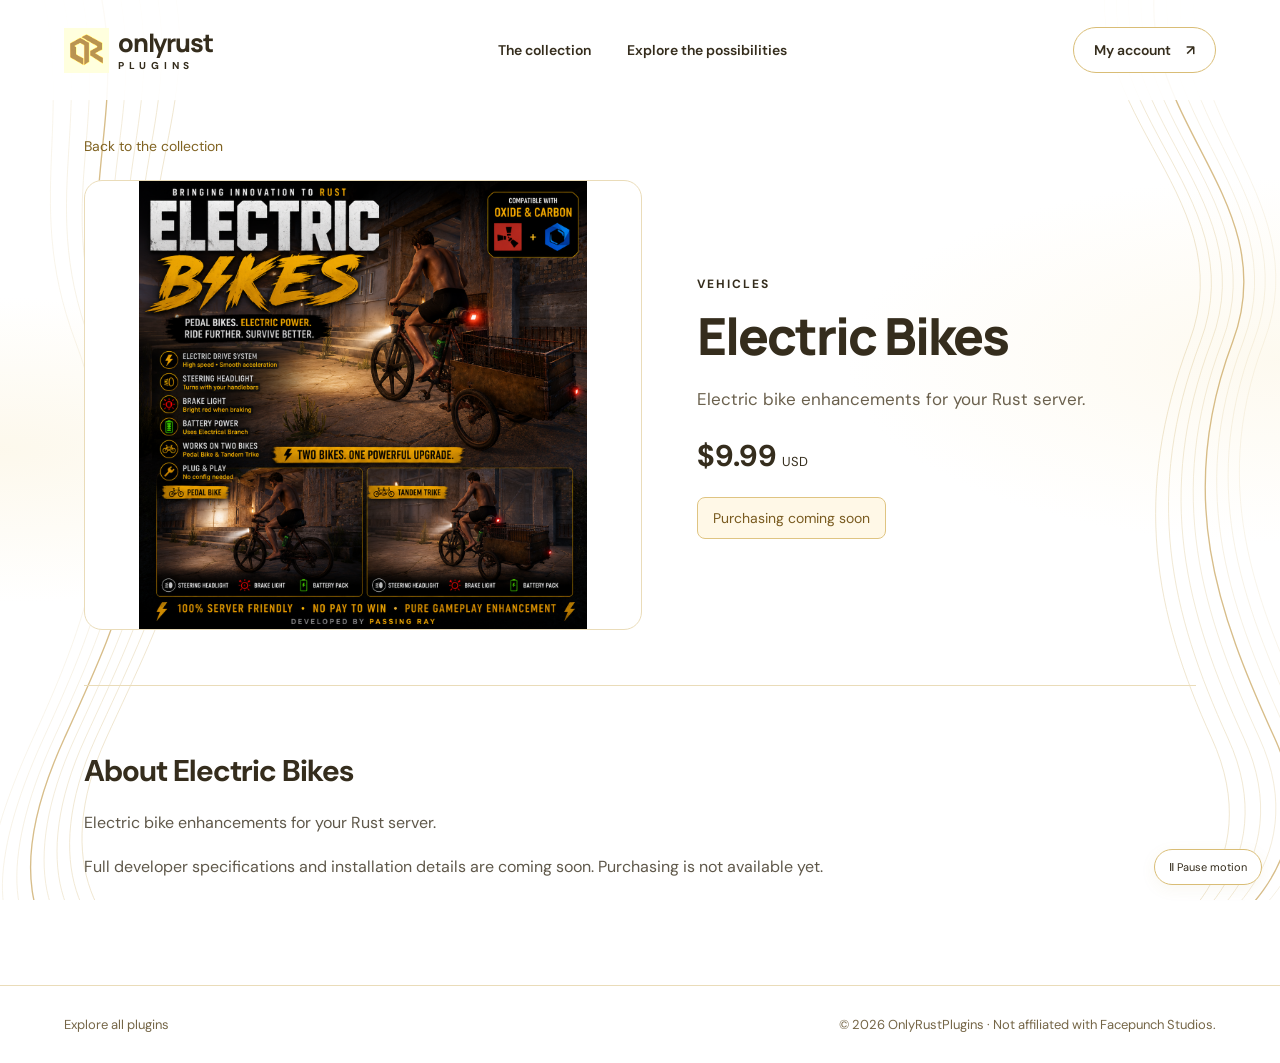
<file: electric-bikes.html>
<!doctype html><html lang="en"><head><meta charset="utf-8"><meta name="viewport" content="width=device-width,initial-scale=1"><meta name="color-scheme" content="only light"><meta name="darkreader-lock"><title>Electric Bikes — OnlyRust Plugins</title><link rel="icon" href="data:image/svg+xml,%3Csvg%20xmlns='http://www.w3.org/2000/svg'%20viewBox='0%200%2040%2040'%3E%3Crect%20width='40'%20height='40'%20rx='10'%20fill='%23c79a32'/%3E%3Ctext%20x='20'%20y='29'%20text-anchor='middle'%20font-family='Arial'%20font-weight='bold'%20font-size='27'%20fill='white'%3EO%3C/text%3E%3C/svg%3E"><style>html,body,#storefront{background:#fff;color:#352d1d;color-scheme:only light}</style><style id="onlyrust-white-gold-theme">@import url('https://fonts.googleapis.com/css2?family=Cinzel:wght@500;600;700&family=DM+Sans:wght@400;450;500;550;600;650;700&family=Manrope:wght@400;500;600;650;700;750;800&display=swap');
:root{--ink:#352d1d;--muted:#6b614e;--orange:#956b12;--line:#eadcb9;--sky:#fff}*{box-sizing:border-box}html{scroll-behavior:smooth;scroll-padding-top:100px}body{margin:0;color:var(--ink);background:#fff;font-family:'DM Sans',sans-serif;font-size:16px;overflow-x:hidden}button,input{font:inherit}button,a,input{-webkit-tap-highlight-color:transparent}a{color:inherit;text-decoration:none}button{cursor:pointer}button:focus-visible,a:focus-visible,input:focus-visible{outline:3px solid #127dba;outline-offset:5px}h1,h2,h3,p{margin:0}button{color:inherit}em{font-style:normal;color:var(--orange)}.ambient{position:absolute;inset:0 0 auto;height:1100px;overflow:hidden;z-index:-1;background:#fff}.ambient i{position:absolute;width:650px;height:650px;border-radius:50%;filter:blur(70px);opacity:.55;background:#f5dc8b;animation:drift 15s ease-in-out infinite alternate}.ambient i:nth-child(1){right:-150px;top:30px}.ambient i:nth-child(2){background:#fff8e5;left:25%;top:330px;animation-delay:-7s}.ambient i:nth-child(3){background:#fff6d9;left:-300px;top:200px;animation-delay:-4s}@keyframes drift{to{transform:translate(110px,-90px) scale(1.16)}}.progress{position:fixed;top:0;left:0;width:0;height:3px;background:var(--orange);z-index:101}.header{max-width:1480px;margin:auto;padding:27px 5%;display:flex;align-items:center;justify-content:space-between;gap:20px;position:relative;z-index:10}.brand{display:flex;align-items:center;gap:9px;font-family:Manrope,sans-serif;font-weight:800;font-size:25px;letter-spacing:-1.2px;line-height:1}.brand img{object-fit:contain;mix-blend-mode:multiply}.brand-sub{display:block;font-family:'DM Sans',sans-serif;font-size:10px;letter-spacing:4.7px;margin-top:6px}.header nav{display:flex;gap:36px;font-size:14px;font-weight:600}.header nav a:hover,.text-link:hover{color:var(--orange)}.account{border:1px solid #bccfd9;border-radius:40px;padding:13px 20px;font-size:14px;font-weight:600}.account span{margin-left:12px}.hero{position:relative;max-width:1480px;min-height:740px;margin:auto;padding:84px 5% 95px;display:grid;grid-template-columns:1.05fr 1fr;align-items:center}.hero-copy{position:relative;z-index:3}.eyebrow{font-size:12px;font-weight:700;letter-spacing:2px;display:flex;align-items:center;gap:9px}.tiny-mark{font-size:22px;color:var(--orange)}h1{font-family:Manrope,sans-serif;font-size:clamp(44px,4.6vw,70px);font-weight:800;line-height:1.09;letter-spacing:-3.8px;margin:25px 0}.hero h1 em{display:block;font-size:.88em;white-space:nowrap}.hero p{font-size:18px;line-height:1.8;max-width:445px;color:var(--muted)}.hero-actions{display:flex;gap:25px;align-items:center;margin-top:32px}.button{display:inline-flex;justify-content:center;align-items:center;border:0;border-radius:8px;padding:17px 23px;font-size:14px;font-weight:700;transition:transform .2s,box-shadow .2s;min-height:48px}.primary{background:var(--orange);color:#fff;box-shadow:0 7px 20px #e64f2120}.primary:hover{transform:translateY(-3px);box-shadow:0 12px 25px #e64f2140}.text-link{font-size:14px;font-weight:650;display:flex;gap:9px;align-items:center}.play{display:grid;place-items:center;width:27px;height:27px;border:1px solid #b0c5cf;border-radius:50%}.hero-foot{display:flex;align-items:center;gap:12px;margin-top:34px;font-size:12px;color:var(--muted)}.divider{height:12px;width:1px;background:#afc3ce}.hero-visual{position:relative;height:590px;min-width:0;margin-left:-15px;margin-right:-45px;perspective:1000px}.island{position:absolute;width:125%;height:100%;left:-11%;object-fit:contain;mix-blend-mode:multiply;animation:float 7s ease-in-out infinite;filter:drop-shadow(0 35px 24px #42829910)}@keyframes float{50%{transform:translateY(-18px) rotate(1deg)}}.orbit{position:absolute;width:95%;height:35%;border:1px solid #8ebdd044;border-radius:50%;top:41%;left:3%;transform:rotate(-21deg)}.orbit-two{width:105%;height:60%;top:24%;left:-3%;transform:rotate(28deg)}.float-label{position:absolute;z-index:3;display:flex;align-items:center;gap:11px;background:#ffffffde;backdrop-filter:blur(12px);border:1px solid #fff;border-radius:13px;padding:13px 18px;box-shadow:0 14px 40px #28576e15;font-size:13px;font-weight:650;animation:float 8s ease-in-out infinite}.label-one{top:15%;right:3%}.label-two{bottom:13%;left:0;animation-delay:-3s}.float-label small{display:block;color:var(--muted);font-size:11px;margin-top:4px;font-weight:400}.label-icon{width:35px;height:35px;background:#fff0e5;border-radius:9px;display:grid;place-items:center;font-size:23px;color:var(--orange)}.cyan{background:#dff4fc;color:#1689a8}.coordinates{position:absolute;bottom:2%;left:25%;font-size:10px;letter-spacing:1.3px;color:#597a8c;display:flex;gap:40px}.coordinates span{color:var(--orange)}.scroll-cue{position:absolute;bottom:30px;font-size:10px;letter-spacing:2px;display:flex;gap:20px;align-items:center}.scroll-cue span{font-size:20px}.ticker{overflow:hidden;background:#fffaf0;border-block:1px solid #dce8ee;padding:20px 0;transform:rotate(-1.4deg);width:102%;margin-left:-1%}.ticker div{white-space:nowrap;font-family:Manrope,sans-serif;font-size:19px;font-weight:800;letter-spacing:3px;animation:marquee 35s linear infinite;width:max-content}.ticker b{color:var(--orange);margin:0 45px}@keyframes marquee{to{transform:translateX(-50%)}}.section-wrap{max-width:1350px;margin:auto;padding:100px 5%}.section-top{display:flex;justify-content:space-between;gap:50px;align-items:end;margin-bottom:40px}.section-top h2{font-family:Manrope,sans-serif;font-size:clamp(32px,3.3vw,48px);letter-spacing:-2px;line-height:1.18;margin-top:18px}.section-top p{font-size:16px;line-height:1.8;color:var(--muted);max-width:400px;padding-bottom:4px}.showcase{display:grid;grid-template-columns:1.05fr 1fr;background:#fff;border:1px solid #e1eaf0;border-radius:22px;overflow:hidden;box-shadow:0 20px 70px #305d7310;min-height:430px}.showcase-art{position:relative;overflow:hidden;background:#fff;min-height:440px}.showcase-art img{width:100%;height:100%;object-fit:cover;position:absolute;transition:opacity .25s,transform .8s}.showcase-art:hover img{transform:scale(1.05)}.art-wash{position:absolute;inset:0;background:linear-gradient(0deg,#fff,transparent 50%)}.art-caption{position:absolute;bottom:30px;left:30px;color:white;font-size:11px;letter-spacing:1.7px}.art-number{position:absolute;right:25px;bottom:14px;font-family:Manrope;font-size:75px;color:#ffffff70;line-height:1}.showcase-body{padding:32px 38px}.choices{display:flex;gap:6px;border-bottom:1px solid var(--line);margin-bottom:37px}.choices button{background:none;border:0;padding:0 9px 15px;font-size:13px;color:var(--muted);border-bottom:2px solid transparent}.choices button[aria-selected=true]{color:var(--orange);border-color:var(--orange);font-weight:700}.kicker{font-size:11px;letter-spacing:1.7px;color:var(--orange);font-weight:700}.showcase h3{font-family:Manrope;font-size:34px;line-height:1.2;letter-spacing:-1.4px;margin:12px 0 18px}.showcase p{font-size:15px;line-height:1.8;color:var(--muted)}.feature-tags{display:flex;flex-wrap:wrap;gap:8px;margin:20px 0 28px}.feature-tags span{font-size:11px;background:#fff7e2;border-radius:5px;padding:8px;color:#496775}.showcase-bottom{display:flex;justify-content:space-between;align-items:center;gap:15px}.showcase-bottom strong{font-size:25px;letter-spacing:-1px}.showcase-bottom span{font-size:11px;color:var(--muted)}.collection{padding-top:25px}.catalog-bar{display:flex;justify-content:space-between;align-items:center;gap:20px;margin:40px 0 30px}.filters{display:flex;gap:8px}.filters button{border:1px solid transparent;background:none;border-radius:30px;padding:11px 18px;font-size:13px}.filters button.selected{background:#f7e5b0;color:#61470f}.filters button span{opacity:.6;margin-left:8px;font-size:11px}.search{display:flex;align-items:center;gap:8px;border-bottom:1px solid #bfced7;padding:8px 0}.search span{font-size:26px}.search input{border:0;background:transparent;width:180px;outline-offset:0;font-size:14px;color:var(--ink)}.products{display:grid;grid-template-columns:repeat(3,1fr);gap:24px}.product{background:#fff;border:1px solid #e0e9ee;border-radius:15px;overflow:hidden;transition:transform .3s,box-shadow .3s}.product:hover{transform:translateY(-8px);box-shadow:0 20px 40px #31556a15}.product-media{display:block;width:100%;padding:0;border:0;position:relative;aspect-ratio:1.5;overflow:hidden;background:#fff}.product-media img{width:100%;height:100%;object-fit:cover;transition:transform .5s}.product:hover img{transform:scale(1.055)}.product-media .badge{position:absolute;top:16px;left:16px;padding:7px 10px;border-radius:5px;background:#fffffff0;color:#254353;font-size:10px;letter-spacing:.8px;font-weight:700}.product-info{padding:24px}.product-category{font-size:10px;letter-spacing:1.5px;color:#738592;font-weight:650}.product h3{font-family:Manrope;font-size:22px;letter-spacing:-.7px;margin:8px 0 10px}.product p{font-size:14px;line-height:1.65;color:var(--muted);min-height:47px}.product-bottom{display:flex;align-items:center;justify-content:space-between;border-top:1px solid #e7edf1;padding-top:20px;margin-top:22px;gap:10px}.product-price{font-size:22px;font-weight:700;letter-spacing:-.8px}.product-price small{font-size:10px;font-weight:400;letter-spacing:0;color:var(--muted)}.details-button{background:none;border:1px solid #cad9e1;border-radius:7px;padding:10px 14px;font-size:12px;font-weight:650}.details-button:hover{border-color:var(--orange);color:var(--orange)}.collection-note{display:flex;justify-content:space-between;gap:20px;margin-top:22px;font-size:11px;color:#687e8c}.closing{text-align:center;position:relative;overflow:hidden;max-width:none;background:radial-gradient(ellipse at 50% 120%,#f9e6ae,transparent 65%),#fff;padding:80px 20px 165px}.closing .eyebrow{justify-content:center}.closing h2{font-family:Manrope;font-size:clamp(36px,4.5vw,65px);letter-spacing:-2.7px;line-height:1.15;margin:22px 0}.closing p{font-size:17px;line-height:1.7;color:var(--muted);margin-bottom:25px}.closing>*{position:relative;z-index:1}.closing-word{position:absolute;left:50%;transform:translateX(-50%);bottom:-70px;font-family:Manrope;font-size:240px;line-height:1;font-weight:800;letter-spacing:-15px;color:#b9dbe880;z-index:0}.closing-orbit{position:absolute;width:1000px;height:400px;border:1px solid #bedcea;border-radius:50%;left:50%;top:90px;transform:translateX(-50%) rotate(-15deg);z-index:0;animation:orbit 25s linear infinite}@keyframes orbit{50%{transform:translateX(-50%) rotate(15deg)}}footer{display:flex;align-items:center;justify-content:space-between;padding:38px 5%;gap:25px;background:#fff}footer .brand{font-size:21px}footer p{font-size:13px;color:var(--muted)}footer>div{text-align:right}footer>div a{font-size:12px}footer small{display:block;font-size:10px;color:#78909d;margin-top:9px}.motion-toggle{position:fixed;z-index:12;bottom:15px;right:18px;background:#ffffffed;border:1px solid #cfdee5;box-shadow:0 4px 16px #123c4d12;border-radius:30px;padding:10px 14px;font-size:11px}.paused *,.paused *::before,.paused *::after{animation-play-state:paused!important}.paused{scroll-behavior:auto}dialog{border:0;border-radius:20px;padding:0;width:min(900px,92vw);max-height:90vh;color:var(--ink);box-shadow:0 25px 90px #17354840}dialog[open]{display:grid;grid-template-columns:.9fr 1fr}dialog::backdrop{background:#ffffffbd;backdrop-filter:blur(10px)}.close{position:absolute;right:12px;top:12px;z-index:2;width:36px;height:36px;border:1px solid var(--line);background:#fff;border-radius:50%;font-size:25px}.dialog-image{min-height:490px;background:#fff}.dialog-image img{height:100%;width:100%;object-fit:cover}.dialog-copy{padding:45px 34px}.dialog-copy h2{font-family:Manrope;font-size:32px;letter-spacing:-1px;margin:12px 0 20px}.dialog-copy p{font-size:15px;line-height:1.7;color:var(--muted)}.dialog-copy ul{padding-left:18px;font-size:14px;line-height:1.8;color:var(--muted)}.dialog-price{margin:25px 0 14px;display:flex;gap:8px;align-items:baseline}.dialog-price strong{font-size:30px}.dialog-price span{font-size:12px}.dialog-copy .availability{font-size:12px;margin-bottom:20px}.reveal{opacity:0;transform:translateY(20px);transition:opacity .7s,transform .7s}.reveal.visible{opacity:1;transform:none}@media(min-width:1500px){.hero{min-height:810px}.hero-visual{height:650px}}@media(max-width:1050px){.hero{padding-top:45px;min-height:650px}.hero-visual{height:470px;margin-right:-25px}h1{letter-spacing:-2.5px}.hero-actions{flex-wrap:wrap;gap:18px}.label-one{right:0;top:8%}.label-two{left:12%;bottom:6%}.coordinates{display:none}.showcase-body{padding:25px}.choices button{padding-inline:4px;font-size:12px}.products{gap:15px}.product-info{padding:18px}.product h3{font-size:19px}.section-wrap{padding-inline:5%}.showcase h3{font-size:30px}.showcase-bottom{flex-wrap:wrap}}@media(max-width:760px){.header{padding:20px 6%}.brand{font-size:23px}.header nav{display:none}.account{padding:11px 14px;font-size:12px}.hero{display:flex;flex-direction:column;padding:42px 6% 55px;min-height:0;align-items:stretch}.hero h1{font-size:clamp(39px,8.5vw,58px);letter-spacing:-2px;margin-top:20px}.hero h1 em{white-space:normal}.hero p{font-size:16px}.eyebrow{font-size:10px;letter-spacing:1.5px}.hero-actions{gap:20px}.hero-foot{font-size:10px;margin-top:25px}.hero-visual{margin:0 -10px;height:420px}.island{width:115%;left:-7%}.label-one{top:13%;right:0}.label-two{bottom:8%;left:0}.float-label{font-size:11px;padding:10px 12px}.float-label small{font-size:10px}.scroll-cue{bottom:18px}.ticker{padding:15px 0}.ticker div{font-size:14px}.ticker b{margin-inline:28px}.section-wrap{padding:65px 6%}.section-top{display:block;margin-bottom:28px}.section-top h2{font-size:36px;letter-spacing:-1.5px}.section-top p{margin-top:20px;font-size:15px}.showcase{grid-template-columns:1fr}.showcase-art{min-height:290px}.showcase-body{padding:25px}.choices{justify-content:space-between;margin-bottom:25px}.choices button{font-size:13px}.showcase h3{font-size:32px}.showcase-bottom{flex-wrap:nowrap}.showcase .button{font-size:12px;padding:15px}.catalog-bar{display:block;margin-top:25px}.filters{gap:2px;justify-content:space-between}.filters button{font-size:12px;padding:10px 12px}.filters button span{margin-left:3px}.search{margin-top:20px}.search input{width:100%}.products{grid-template-columns:1fr;gap:23px}.product-media{aspect-ratio:1.6}.product-info{padding:23px}.product h3{font-size:25px}.product p{min-height:0}.collection-note{display:block;line-height:1.8}.collection-note span{display:block}.closing{padding-bottom:115px}.closing h2{font-size:42px;letter-spacing:-2px}.closing-word{font-size:125px;letter-spacing:-8px;bottom:-30px}footer{flex-wrap:wrap;padding:32px 6% 65px}footer p{font-size:12px}footer>div{text-align:left}dialog[open]{display:block}.dialog-image{height:210px;min-height:0}.dialog-copy{padding:25px}.dialog-copy h2{font-size:28px}.dialog-copy .eyebrow{margin-top:0}.motion-toggle{font-size:10px}.reveal{transform:translateY(10px)}}@media(prefers-reduced-motion:reduce){html{scroll-behavior:auto}*,*::before,*::after{animation:none!important;transition:none!important}.reveal{opacity:1;transform:none}}
.island{mask-image:radial-gradient(ellipse 53% 47% at center,#000 55%,transparent 100%);-webkit-mask-image:radial-gradient(ellipse 53% 47% at center,#000 55%,transparent 100%)}

/* Brilliant white and gold storefront */
:root{color-scheme:only light;--ink:#352d1d;--muted:#6b614e;--orange:#956b12;--line:#eadcb9;--sky:#fff}
html,body{background:#fff}.ambient{background:#fff;z-index:0;pointer-events:none}.ambient i{background:#f5dc8b;opacity:.18}.ambient i:nth-child(2){background:#ffe8a5;opacity:.16}.ambient i:nth-child(3){background:#f4d77b;opacity:.12}
main,footer{position:relative}.header{background:#ffffffed}.brand img{filter:grayscale(1) sepia(1) saturate(2);mix-blend-mode:multiply}
.account,.details-button,.motion-toggle{background:#fff;border-color:#d9bd76}.primary{background:linear-gradient(115deg,#e5bf58,#fae5a3 48%,#d5a737);color:#443009;border:1px solid #cfa541;box-shadow:0 8px 24px #bf942324}.primary:hover{box-shadow:0 12px 30px #bf94233a}
button:focus-visible,a:focus-visible,input:focus-visible{outline-color:#997018}.hero h1 em{background:linear-gradient(110deg,#94701d,#c69527,#8f6513);background-clip:text;-webkit-background-clip:text;color:transparent}
.hero-visual{background:radial-gradient(ellipse,#fff8e5 0%,#fff 70%)}.island{mix-blend-mode:normal;filter:brightness(1.3) saturate(.65) drop-shadow(0 20px 20px #cba84e12);opacity:.8}
.orbit,.closing-orbit{border-color:#d4ad4b40}.float-label{background:#ffffffed;border-color:#eadab1;box-shadow:0 14px 40px #b48c2014}.label-icon,.cyan{background:#fff5d9;color:#9b751d}.coordinates{color:#8a7955}.divider{background:#dcc994}.play{border-color:#d5be87}
.ticker{background:linear-gradient(100deg,#fff,#fff8e5,#fff);border-color:#ead9ab;color:#856014}
.section-wrap{background:#fff}.showcase,.product{background:#fff;border-color:#e8d9b2;box-shadow:0 15px 55px #c3a04d0d}.showcase-art,.product-media,.dialog-image{background:#fff}.showcase-art img,.product-media img,.dialog-image img{filter:brightness(1.25) saturate(.7);opacity:.82}.art-wash{background:linear-gradient(0deg,#fff 0%,#ffffffc9 14%,transparent 55%)}.art-caption{color:#624714;font-weight:700}.art-number{color:#b68c26b3}.feature-tags span{background:#fff7e2;color:#775d24}.filters button.selected{background:#f7e5b0;color:#61470f;border-color:#d6b960}.search{border-color:#d9c798}.product-media .badge{background:#fffffff5;color:#70551c;border:1px solid #e6d6ac}.product-category,.collection-note,footer small{color:#796a49}.product-bottom{border-color:#eee3c7}.product:hover{box-shadow:0 20px 40px #b48d201a}
.closing{background:radial-gradient(ellipse at 50% 120%,#f9e6ae,transparent 65%),#fff;border-top:1px solid #efe2bf}.closing-word{color:#ead69c50}footer{background:#fff;border-top:1px solid #f0e6cf}.motion-toggle{box-shadow:0 4px 16px #b0923412}
dialog{background:#fff;box-shadow:0 25px 90px #a8893426}dialog::backdrop{background:#ffffffbd;backdrop-filter:blur(10px)}

/* The logo is the doorway: a full-screen white and gold opening. */
.has-entrance{overflow:hidden}.has-entrance body{overflow:hidden}.entrance[hidden]{display:none}.has-entrance .entrance{display:grid;position:fixed;inset:0;z-index:200;place-items:center;isolation:isolate;perspective:1400px;overflow:hidden}.entrance-door{position:absolute;top:0;bottom:0;width:50.1%;background:#fff;z-index:-2;will-change:transform;transition:transform 1.8s cubic-bezier(.7,0,.2,1)}.entrance-left{left:0;transform-origin:left center;background:radial-gradient(ellipse at 100% 50%,#fff9e9 0%,#fff 65%)}.entrance-right{right:0;transform-origin:right center;background:radial-gradient(ellipse at 0 50%,#fff9e9 0%,#fff 65%)}.entrance-halo{position:absolute;width:min(650px,95vw);aspect-ratio:1;border-radius:50%;background:radial-gradient(circle,#f3d77924,transparent 65%);filter:blur(12px);pointer-events:none;z-index:-1;animation:entrance-breathe 6s ease-in-out infinite;transition:opacity .7s}.logo-sticker{position:relative;display:flex;align-items:center;justify-content:center;gap:20px;padding:35px 46px;background:linear-gradient(145deg,#fff 45%,#fffaf0);border:1px solid #efdfb5;border-radius:30px;box-shadow:0 30px 65px #b48c2017,0 6px 12px #b48c2010,inset 0 2px 1px #fff;max-width:88vw;transform:rotate(-4deg);transition:transform .6s cubic-bezier(.2,.8,.2,1),box-shadow .5s,opacity .6s;overflow:hidden;animation:sticker-float 6s ease-in-out infinite}.logo-sticker img{width:125px;height:125px;object-fit:contain;mix-blend-mode:multiply;filter:grayscale(1) sepia(1) saturate(2)}.sticker-wordmark{font-family:Manrope,sans-serif;font-size:58px;font-weight:800;letter-spacing:-3px;color:#876319;line-height:1}.sticker-wordmark>span{display:block;font-family:'DM Sans',sans-serif;font-size:16px;font-weight:600;letter-spacing:12px;margin:15px 0 0 10px}.sticker-shine{position:absolute;inset:-100%;pointer-events:none;background:linear-gradient(110deg,transparent 43%,#ffffffd9 49%,transparent 55%);transform:translateX(-65%);animation:sticker-shine 7s ease-in-out infinite}.logo-sticker:hover{animation-play-state:paused;transform:rotate(0) translateY(-8px) scale(1.05);box-shadow:0 40px 85px #b48c2028,0 8px 18px #b48c2015}.logo-sticker:focus-visible{outline:3px solid #a77c20;outline-offset:10px}.reveal-ring{position:absolute;width:100px;height:100px;border-radius:50%;border:2px solid #dab552;box-shadow:0 0 70px #e5c66977,inset 0 0 60px #e5c66955;opacity:0;pointer-events:none}.has-entrance #storefront{opacity:0;transform:scale(1.07);filter:blur(10px);transition:opacity 1.2s .35s,transform 2s cubic-bezier(.2,.7,.2,1),filter 1.8s;transform-origin:50% 30vh}.has-entrance.is-opening #storefront{opacity:1;transform:scale(1);filter:blur(0)}.is-opening .entrance-left{transform:translateX(-103%) rotateY(-15deg)}.is-opening .entrance-right{transform:translateX(103%) rotateY(15deg)}.is-opening .entrance-halo{opacity:0}.is-opening .logo-sticker{animation:none;transform:translateZ(300px) scale(1.5);opacity:0;pointer-events:none}.is-opening .reveal-ring{animation:portal-open 1.7s ease-out forwards}.is-opening .entrance{pointer-events:none}@keyframes entrance-breathe{50%{transform:scale(1.18);opacity:.6}}@keyframes sticker-float{50%{transform:rotate(-2deg) translateY(-9px)}}@keyframes sticker-shine{0%,55%{transform:translateX(-65%)}85%,100%{transform:translateX(65%)}}@keyframes portal-open{0%{opacity:0;transform:scale(.5)}20%{opacity:.8}100%{opacity:0;transform:scale(24)}}@media(max-width:600px){.logo-sticker{padding:25px 26px;gap:10px;border-radius:24px}.logo-sticker img{width:80px;height:80px}.sticker-wordmark{font-size:38px;letter-spacing:-2px}.sticker-wordmark>span{font-size:11px;letter-spacing:7px;margin-top:11px;margin-left:6px}}@media(prefers-reduced-motion:reduce){.has-entrance #storefront{transform:none;filter:none}.is-opening .logo-sticker{transform:none}.entrance-door,.logo-sticker{transition:none}.is-opening .reveal-ring{display:none}}

/* Keep the revealed world bright, including during the entrance transition. */
html,body,#storefront{color-scheme:only light;background-color:#fff;color:#352d1d}
#storefront{min-height:100vh;isolation:isolate}
#storefront>.ambient{z-index:-1;background:#fff}
#storefront>.header,#storefront>main,#storefront>main>.hero,
#storefront .section-wrap,#storefront .showcase-body,#storefront .product-info,
#storefront>footer,#storefront dialog,#storefront .dialog-copy{background-color:#fff}
#storefront .hero{background-image:radial-gradient(ellipse at 85% 45%,#fff9e7 0%,#fff 65%)}
#storefront .closing{background-image:radial-gradient(ellipse at 50% 110%,#f9e6ae,transparent 65%)}

/* Sculpted gold wordmark; retain the existing monogram and entrance. */
.sticker-wordmark{font-family:'Cinzel',Georgia,serif;font-size:52px;line-height:1.15;font-weight:600;letter-spacing:2px;text-transform:uppercase;color:#946d20;background:linear-gradient(170deg,#644713 0%,#c39a42 24%,#f0d991 42%,#9b7126 49%,#c79d47 65%,#73511a 100%);background-clip:text;-webkit-background-clip:text;-webkit-text-fill-color:transparent;filter:drop-shadow(0 1px 0 #fff) drop-shadow(0 2px 1px #9a75231c)}
.sticker-wordmark>span{font-family:'DM Sans',sans-serif;font-weight:500;font-size:12px;letter-spacing:13px;margin:15px 0 0 12px;color:#86652a;-webkit-text-fill-color:#86652a}
.logo-sticker{padding:42px 50px;border:1px solid #e8d5a7;box-shadow:0 28px 70px #aa84251a,0 4px 8px #aa84250c,inset 0 0 0 5px #fff,inset 0 0 0 6px #f4e8c9}
.logo-sticker img{width:115px;height:115px}
#storefront,#storefront>.header,#storefront>main,#storefront .hero,#storefront .showcase-body,#storefront .product-info,#storefront .collection,#storefront .experience,#storefront>footer,#productDialog{background-color:#fff;background-image:linear-gradient(#fff,#fff);color-scheme:only light}
@media(max-width:600px){.logo-sticker{padding:30px 24px;gap:10px}.logo-sticker img{width:65px;height:65px}.sticker-wordmark{font-size:clamp(24px,6.2vw,36px);letter-spacing:1px}.sticker-wordmark>span{font-size:10px;letter-spacing:7px;margin:12px 0 0 6px}}
</style><style>
/* Real looping video on a white canvas, with readable white product surfaces. */
.shop-motion{position:fixed;inset:0;width:100%;height:100%;object-fit:fill;background:#fff;pointer-events:none;z-index:0;opacity:.95}
#storefront>.ambient{display:none}
#storefront>main,#storefront>main>.hero,#storefront .collection,#storefront .experience{position:relative;z-index:1;background:transparent!important}
#storefront>.header{position:relative;z-index:10;background:rgba(255,255,255,.92)!important}
#storefront .section-top,#storefront .hero-copy{position:relative}
#storefront .hero-visual{background:transparent}
#storefront .closing,#storefront>footer{position:relative;z-index:1;background-color:rgba(255,255,255,.85)}
#storefront .showcase,#storefront .product{background:#fff}
@media(prefers-reduced-motion:reduce){.shop-motion{opacity:.6}}
</style><style>
.shop-motion{opacity:1;background:radial-gradient(ellipse at 0% 50%,#fbf3dc88,transparent 24%),radial-gradient(ellipse at 100% 40%,#fcf5e288,transparent 24%),#fff;overflow:hidden}
.shop-motion svg{display:block;width:100%;height:100%;overflow:visible;shape-rendering:geometricPrecision}
.shop-motion path{fill:none;stroke-linecap:round;vector-effect:non-scaling-stroke}
</style><style>
/* The scene animates internally; the island no longer bobs as a photograph. */
.hero-visual .island{animation:none!important;filter:saturate(1.14) brightness(1.06);opacity:1;transform:none}
.living-island{position:absolute;width:125%;aspect-ratio:3/2;height:auto;left:-11%;top:50%;transform:translateY(-50%);pointer-events:none;z-index:1}
.hero-visual.island-ready .island{visibility:hidden}
.hero-visual .float-label{z-index:3}.hero-visual .coordinates{z-index:3}
.hero-visual{background:radial-gradient(ellipse at 50% 54%,#e6f4df44,transparent 62%)!important}
.shop-meadow{position:fixed;bottom:0;left:0;width:100%;height:160px;z-index:0;pointer-events:none;opacity:.42}
@media(max-width:760px){.living-island{width:115%;left:-7%}.shop-meadow{height:95px;opacity:.28}}
</style><style>
.detail-main{max-width:1240px;margin:auto;padding:35px 5% 90px;position:relative;z-index:1}
.breadcrumb{font-size:14px;color:#806322;display:inline-block;margin-bottom:25px}
.product-hero{display:grid;grid-template-columns:1.12fr 1fr;gap:55px;align-items:center;padding-bottom:50px;border-bottom:1px solid #eadcb9}
.product-hero img,.product-hero video{width:100%;max-height:450px;object-fit:contain;background:#fff;border:1px solid #eadcb9;border-radius:18px}
.product-hero h1{font-size:clamp(34px,4vw,52px);letter-spacing:-2px;margin:15px 0 20px;line-height:1.12}
.product-hero p{font-size:17px;line-height:1.8;color:#6b614e}
.product-hero .price{font-size:30px;font-weight:700;margin:22px 0}.product-hero .price small{font-size:13px;font-weight:400;margin-left:5px}
.coming-soon{display:inline-block;padding:11px 15px;border:1px solid #dfc482;border-radius:8px;color:#795b20;background:#fff8e7;font-size:14px}
.detail-content{max-width:850px;padding-top:35px}.detail-content h2{font-size:30px;margin:30px 0 18px;letter-spacing:-1px}.detail-content h3{font-size:21px;margin:25px 0 12px}.detail-content p,.detail-content li{font-size:16px;line-height:1.85;color:#5f584a}.detail-content p{margin:14px 0}.detail-content ul{padding-left:24px}.detail-content code{background:#fff5dd;border:1px solid #eee0bc;border-radius:5px;padding:3px 6px;color:#6e521d}.detail-content pre{white-space:pre-wrap;overflow-wrap:anywhere;padding:16px;background:#fff9ec;border:1px solid #eee0bc;border-radius:8px}.detail-content pre code{border:0;padding:0}.detail-content table{border-collapse:collapse;width:100%}.detail-content td,.detail-content th{padding:12px;border:1px solid #eadcb9;text-align:left}.detail-footer{position:relative;z-index:1;border-top:1px solid #eadcb9;padding:30px 5%;background:#fff;font-size:13px;color:#756647;display:flex;justify-content:space-between;gap:20px}
.account-card{width:min(480px,100%);margin:25px auto 80px;border:1px solid #eadcb9;border-radius:20px;padding:35px;background:#fff;box-shadow:0 20px 70px #b48c2010}.account-card h1{font-size:36px;letter-spacing:-1px;margin:0 0 15px}.account-card p{font-size:16px;line-height:1.7;color:#6b614e}.account-card label{display:block;font-size:14px;margin-top:22px}.account-card input{width:100%;padding:13px;border:1px solid #dccc9f;border-radius:7px;background:#fff;color:#352d1d;margin-top:8px}.account-actions{display:flex;gap:12px;flex-wrap:wrap;margin-top:25px}.account-message{margin-top:20px;min-height:25px;font-size:14px;overflow-wrap:anywhere}.account-card [hidden]{display:none!important}.secondary-button{padding:12px 18px;background:#fff;border:1px solid #d5b971;border-radius:7px;font-weight:600}.account-message[data-error=true]{color:#982e23}
@media(max-width:760px){.product-hero{grid-template-columns:1fr;gap:28px}.detail-main{padding-top:20px}.detail-content h2{font-size:26px}.account-card{padding:25px}.detail-footer{display:block;line-height:1.8}}
</style></head><body><div id="storefront"><div class="shop-motion" aria-hidden="true"><svg id="goldContours" xmlns="http://www.w3.org/2000/svg" focusable="false"></svg></div><header class="header"><a class="brand" href="index.html" aria-label="OnlyRust Plugins home"><img src="assets/logo.webp" alt="" width="45" height="45"><span>onlyrust<span class="brand-sub">PLUGINS</span></span></a><nav aria-label="Main navigation"><a href="index.html#plugins">The collection</a><a href="index.html#experience">Explore the possibilities</a></nav><a class="account" href="account.html">My account <span aria-hidden="true">↗</span></a></header>
<main class="detail-main"><a class="breadcrumb" href="index.html#plugins">Back to the collection</a><section class="product-hero"><div><img src="assets/electric-bikes.png" alt="Electric Bikes plugin artwork"></div><div><span class="eyebrow">VEHICLES</span><h1>Electric Bikes</h1><p>Electric bike enhancements for your Rust server.</p><div class="price">$9.99<small>USD</small></div><span class="coming-soon">Purchasing coming soon</span></div></section><section class="detail-content"><h2>About Electric Bikes</h2><p>Electric bike enhancements for your Rust server.</p><p>Full developer specifications and installation details are coming soon. Purchasing is not available yet.</p></section></main><footer class="detail-footer"><a href="index.html#plugins">Explore all plugins</a><span>© 2026 OnlyRustPlugins · Not affiliated with Facepunch Studios.</span></footer><button class="motion-toggle" id="motionToggle" aria-pressed="false">Ⅱ Pause motion</button></div><script>(()=>{const b=document.getElementById('motionToggle');let paused=matchMedia('(prefers-reduced-motion: reduce)').matches;function sync(){document.documentElement.classList.toggle('paused',paused);b.textContent=paused?'▷ Resume motion':'Ⅱ Pause motion';b.setAttribute('aria-pressed',String(paused))}sync();b.addEventListener('click',()=>{paused=!paused;sync()})})();</script><script src="shop-motion.js?v=2"></script></body></html>
</file>
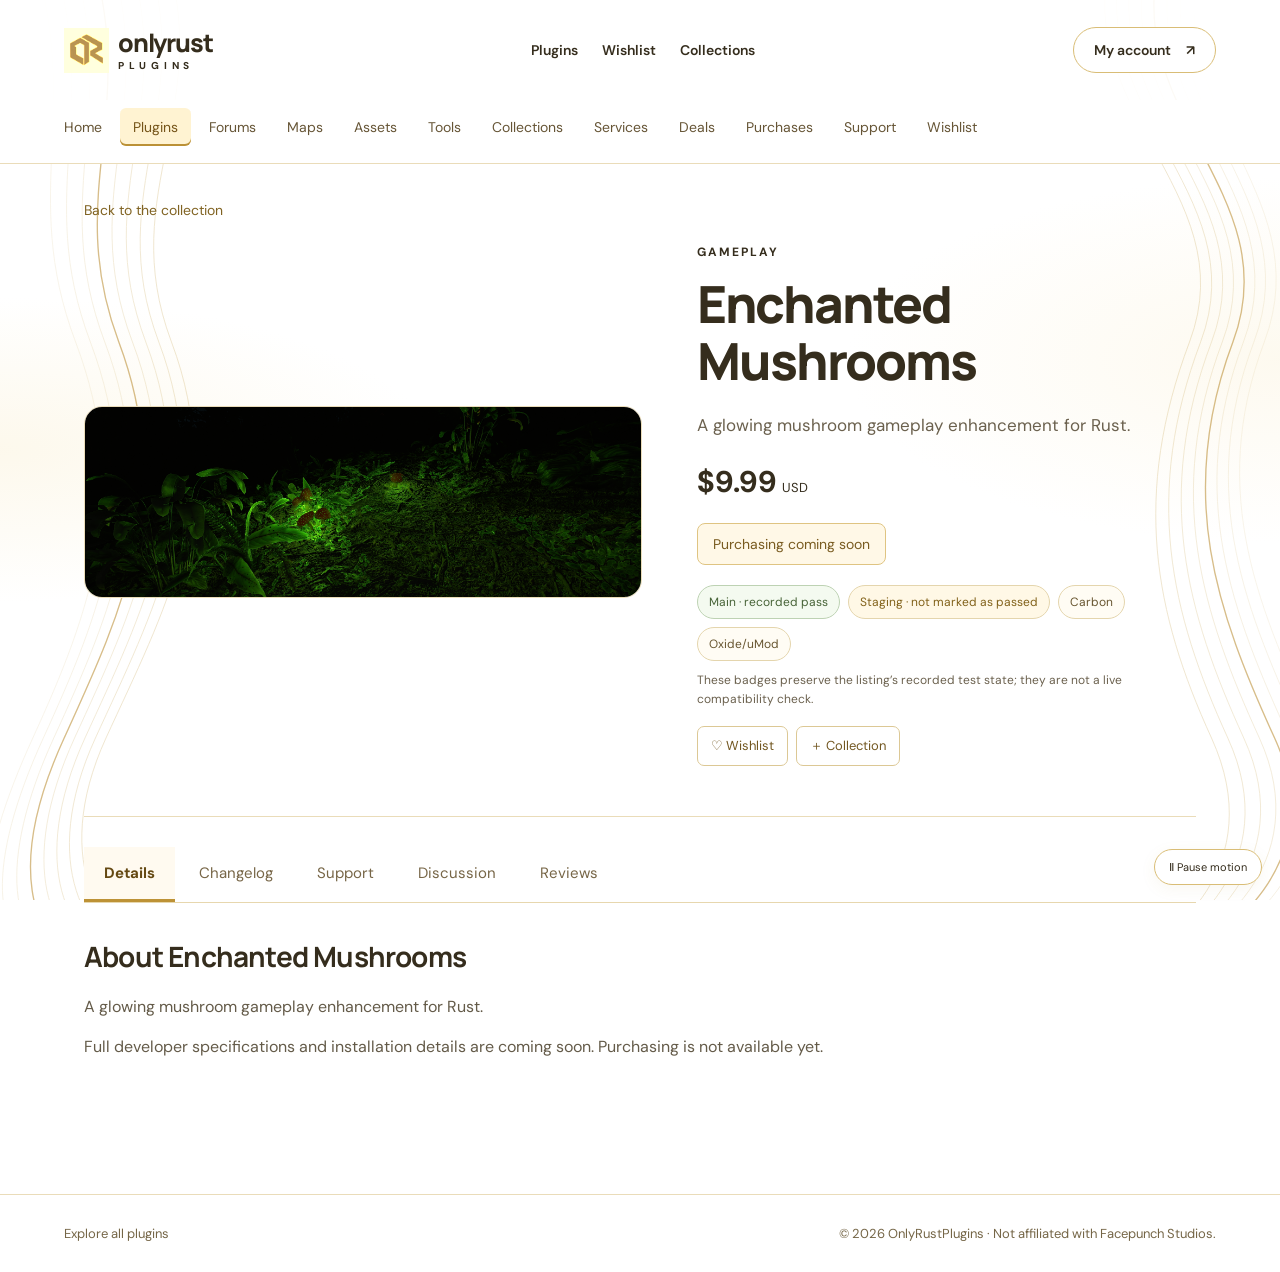
<file: enchanted-mushrooms.html>
<!doctype html><html lang="en"><head><meta charset="utf-8"><meta name="viewport" content="width=device-width,initial-scale=1"><meta name="color-scheme" content="only light"><meta name="darkreader-lock"><title>Enchanted Mushrooms — OnlyRust Plugins</title><link rel="icon" href="data:image/svg+xml,%3Csvg%20xmlns='http://www.w3.org/2000/svg'%20viewBox='0%200%2040%2040'%3E%3Crect%20width='40'%20height='40'%20rx='10'%20fill='%23c79a32'/%3E%3Ctext%20x='20'%20y='29'%20text-anchor='middle'%20font-family='Arial'%20font-weight='bold'%20font-size='27'%20fill='white'%3EO%3C/text%3E%3C/svg%3E"><style>html,body,#storefront{background:#fff;color:#352d1d;color-scheme:only light}</style><style id="onlyrust-white-gold-theme">@import url('https://fonts.googleapis.com/css2?family=Cinzel:wght@500;600;700&family=DM+Sans:wght@400;450;500;550;600;650;700&family=Manrope:wght@400;500;600;650;700;750;800&display=swap');
:root{--ink:#352d1d;--muted:#6b614e;--orange:#956b12;--line:#eadcb9;--sky:#fff}*{box-sizing:border-box}html{scroll-behavior:smooth;scroll-padding-top:100px}body{margin:0;color:var(--ink);background:#fff;font-family:'DM Sans',sans-serif;font-size:16px;overflow-x:hidden}button,input{font:inherit}button,a,input{-webkit-tap-highlight-color:transparent}a{color:inherit;text-decoration:none}button{cursor:pointer}button:focus-visible,a:focus-visible,input:focus-visible{outline:3px solid #127dba;outline-offset:5px}h1,h2,h3,p{margin:0}button{color:inherit}em{font-style:normal;color:var(--orange)}.ambient{position:absolute;inset:0 0 auto;height:1100px;overflow:hidden;z-index:-1;background:#fff}.ambient i{position:absolute;width:650px;height:650px;border-radius:50%;filter:blur(70px);opacity:.55;background:#f5dc8b;animation:drift 15s ease-in-out infinite alternate}.ambient i:nth-child(1){right:-150px;top:30px}.ambient i:nth-child(2){background:#fff8e5;left:25%;top:330px;animation-delay:-7s}.ambient i:nth-child(3){background:#fff6d9;left:-300px;top:200px;animation-delay:-4s}@keyframes drift{to{transform:translate(110px,-90px) scale(1.16)}}.progress{position:fixed;top:0;left:0;width:0;height:3px;background:var(--orange);z-index:101}.header{max-width:1480px;margin:auto;padding:27px 5%;display:flex;align-items:center;justify-content:space-between;gap:20px;position:relative;z-index:10}.brand{display:flex;align-items:center;gap:9px;font-family:Manrope,sans-serif;font-weight:800;font-size:25px;letter-spacing:-1.2px;line-height:1}.brand img{object-fit:contain;mix-blend-mode:multiply}.brand-sub{display:block;font-family:'DM Sans',sans-serif;font-size:10px;letter-spacing:4.7px;margin-top:6px}.header nav{display:flex;gap:36px;font-size:14px;font-weight:600}.header nav a:hover,.text-link:hover{color:var(--orange)}.account{border:1px solid #bccfd9;border-radius:40px;padding:13px 20px;font-size:14px;font-weight:600}.account span{margin-left:12px}.hero{position:relative;max-width:1480px;min-height:740px;margin:auto;padding:84px 5% 95px;display:grid;grid-template-columns:1.05fr 1fr;align-items:center}.hero-copy{position:relative;z-index:3}.eyebrow{font-size:12px;font-weight:700;letter-spacing:2px;display:flex;align-items:center;gap:9px}.tiny-mark{font-size:22px;color:var(--orange)}h1{font-family:Manrope,sans-serif;font-size:clamp(44px,4.6vw,70px);font-weight:800;line-height:1.09;letter-spacing:-3.8px;margin:25px 0}.hero h1 em{display:block;font-size:.88em;white-space:nowrap}.hero p{font-size:18px;line-height:1.8;max-width:445px;color:var(--muted)}.hero-actions{display:flex;gap:25px;align-items:center;margin-top:32px}.button{display:inline-flex;justify-content:center;align-items:center;border:0;border-radius:8px;padding:17px 23px;font-size:14px;font-weight:700;transition:transform .2s,box-shadow .2s;min-height:48px}.primary{background:var(--orange);color:#fff;box-shadow:0 7px 20px #e64f2120}.primary:hover{transform:translateY(-3px);box-shadow:0 12px 25px #e64f2140}.text-link{font-size:14px;font-weight:650;display:flex;gap:9px;align-items:center}.play{display:grid;place-items:center;width:27px;height:27px;border:1px solid #b0c5cf;border-radius:50%}.hero-foot{display:flex;align-items:center;gap:12px;margin-top:34px;font-size:12px;color:var(--muted)}.divider{height:12px;width:1px;background:#afc3ce}.hero-visual{position:relative;height:590px;min-width:0;margin-left:-15px;margin-right:-45px;perspective:1000px}.island{position:absolute;width:125%;height:100%;left:-11%;object-fit:contain;mix-blend-mode:multiply;animation:float 7s ease-in-out infinite;filter:drop-shadow(0 35px 24px #42829910)}@keyframes float{50%{transform:translateY(-18px) rotate(1deg)}}.orbit{position:absolute;width:95%;height:35%;border:1px solid #8ebdd044;border-radius:50%;top:41%;left:3%;transform:rotate(-21deg)}.orbit-two{width:105%;height:60%;top:24%;left:-3%;transform:rotate(28deg)}.float-label{position:absolute;z-index:3;display:flex;align-items:center;gap:11px;background:#ffffffde;backdrop-filter:blur(12px);border:1px solid #fff;border-radius:13px;padding:13px 18px;box-shadow:0 14px 40px #28576e15;font-size:13px;font-weight:650;animation:float 8s ease-in-out infinite}.label-one{top:15%;right:3%}.label-two{bottom:13%;left:0;animation-delay:-3s}.float-label small{display:block;color:var(--muted);font-size:11px;margin-top:4px;font-weight:400}.label-icon{width:35px;height:35px;background:#fff0e5;border-radius:9px;display:grid;place-items:center;font-size:23px;color:var(--orange)}.cyan{background:#dff4fc;color:#1689a8}.coordinates{position:absolute;bottom:2%;left:25%;font-size:10px;letter-spacing:1.3px;color:#597a8c;display:flex;gap:40px}.coordinates span{color:var(--orange)}.scroll-cue{position:absolute;bottom:30px;font-size:10px;letter-spacing:2px;display:flex;gap:20px;align-items:center}.scroll-cue span{font-size:20px}.ticker{overflow:hidden;background:#fffaf0;border-block:1px solid #dce8ee;padding:20px 0;transform:rotate(-1.4deg);width:102%;margin-left:-1%}.ticker div{white-space:nowrap;font-family:Manrope,sans-serif;font-size:19px;font-weight:800;letter-spacing:3px;animation:marquee 35s linear infinite;width:max-content}.ticker b{color:var(--orange);margin:0 45px}@keyframes marquee{to{transform:translateX(-50%)}}.section-wrap{max-width:1350px;margin:auto;padding:100px 5%}.section-top{display:flex;justify-content:space-between;gap:50px;align-items:end;margin-bottom:40px}.section-top h2{font-family:Manrope,sans-serif;font-size:clamp(32px,3.3vw,48px);letter-spacing:-2px;line-height:1.18;margin-top:18px}.section-top p{font-size:16px;line-height:1.8;color:var(--muted);max-width:400px;padding-bottom:4px}.showcase{display:grid;grid-template-columns:1.05fr 1fr;background:#fff;border:1px solid #e1eaf0;border-radius:22px;overflow:hidden;box-shadow:0 20px 70px #305d7310;min-height:430px}.showcase-art{position:relative;overflow:hidden;background:#fff;min-height:440px}.showcase-art img{width:100%;height:100%;object-fit:cover;position:absolute;transition:opacity .25s,transform .8s}.showcase-art:hover img{transform:scale(1.05)}.art-wash{position:absolute;inset:0;background:linear-gradient(0deg,#fff,transparent 50%)}.art-caption{position:absolute;bottom:30px;left:30px;color:white;font-size:11px;letter-spacing:1.7px}.art-number{position:absolute;right:25px;bottom:14px;font-family:Manrope;font-size:75px;color:#ffffff70;line-height:1}.showcase-body{padding:32px 38px}.choices{display:flex;gap:6px;border-bottom:1px solid var(--line);margin-bottom:37px}.choices button{background:none;border:0;padding:0 9px 15px;font-size:13px;color:var(--muted);border-bottom:2px solid transparent}.choices button[aria-selected=true]{color:var(--orange);border-color:var(--orange);font-weight:700}.kicker{font-size:11px;letter-spacing:1.7px;color:var(--orange);font-weight:700}.showcase h3{font-family:Manrope;font-size:34px;line-height:1.2;letter-spacing:-1.4px;margin:12px 0 18px}.showcase p{font-size:15px;line-height:1.8;color:var(--muted)}.feature-tags{display:flex;flex-wrap:wrap;gap:8px;margin:20px 0 28px}.feature-tags span{font-size:11px;background:#fff7e2;border-radius:5px;padding:8px;color:#496775}.showcase-bottom{display:flex;justify-content:space-between;align-items:center;gap:15px}.showcase-bottom strong{font-size:25px;letter-spacing:-1px}.showcase-bottom span{font-size:11px;color:var(--muted)}.collection{padding-top:25px}.catalog-bar{display:flex;justify-content:space-between;align-items:center;gap:20px;margin:40px 0 30px}.filters{display:flex;gap:8px}.filters button{border:1px solid transparent;background:none;border-radius:30px;padding:11px 18px;font-size:13px}.filters button.selected{background:#f7e5b0;color:#61470f}.filters button span{opacity:.6;margin-left:8px;font-size:11px}.search{display:flex;align-items:center;gap:8px;border-bottom:1px solid #bfced7;padding:8px 0}.search span{font-size:26px}.search input{border:0;background:transparent;width:180px;outline-offset:0;font-size:14px;color:var(--ink)}.products{display:grid;grid-template-columns:repeat(3,1fr);gap:24px}.product{background:#fff;border:1px solid #e0e9ee;border-radius:15px;overflow:hidden;transition:transform .3s,box-shadow .3s}.product:hover{transform:translateY(-8px);box-shadow:0 20px 40px #31556a15}.product-media{display:block;width:100%;padding:0;border:0;position:relative;aspect-ratio:1.5;overflow:hidden;background:#fff}.product-media img{width:100%;height:100%;object-fit:cover;transition:transform .5s}.product:hover img{transform:scale(1.055)}.product-media .badge{position:absolute;top:16px;left:16px;padding:7px 10px;border-radius:5px;background:#fffffff0;color:#254353;font-size:10px;letter-spacing:.8px;font-weight:700}.product-info{padding:24px}.product-category{font-size:10px;letter-spacing:1.5px;color:#738592;font-weight:650}.product h3{font-family:Manrope;font-size:22px;letter-spacing:-.7px;margin:8px 0 10px}.product p{font-size:14px;line-height:1.65;color:var(--muted);min-height:47px}.product-bottom{display:flex;align-items:center;justify-content:space-between;border-top:1px solid #e7edf1;padding-top:20px;margin-top:22px;gap:10px}.product-price{font-size:22px;font-weight:700;letter-spacing:-.8px}.product-price small{font-size:10px;font-weight:400;letter-spacing:0;color:var(--muted)}.details-button{background:none;border:1px solid #cad9e1;border-radius:7px;padding:10px 14px;font-size:12px;font-weight:650}.details-button:hover{border-color:var(--orange);color:var(--orange)}.collection-note{display:flex;justify-content:space-between;gap:20px;margin-top:22px;font-size:11px;color:#687e8c}.closing{text-align:center;position:relative;overflow:hidden;max-width:none;background:radial-gradient(ellipse at 50% 120%,#f9e6ae,transparent 65%),#fff;padding:80px 20px 165px}.closing .eyebrow{justify-content:center}.closing h2{font-family:Manrope;font-size:clamp(36px,4.5vw,65px);letter-spacing:-2.7px;line-height:1.15;margin:22px 0}.closing p{font-size:17px;line-height:1.7;color:var(--muted);margin-bottom:25px}.closing>*{position:relative;z-index:1}.closing-word{position:absolute;left:50%;transform:translateX(-50%);bottom:-70px;font-family:Manrope;font-size:240px;line-height:1;font-weight:800;letter-spacing:-15px;color:#b9dbe880;z-index:0}.closing-orbit{position:absolute;width:1000px;height:400px;border:1px solid #bedcea;border-radius:50%;left:50%;top:90px;transform:translateX(-50%) rotate(-15deg);z-index:0;animation:orbit 25s linear infinite}@keyframes orbit{50%{transform:translateX(-50%) rotate(15deg)}}footer{display:flex;align-items:center;justify-content:space-between;padding:38px 5%;gap:25px;background:#fff}footer .brand{font-size:21px}footer p{font-size:13px;color:var(--muted)}footer>div{text-align:right}footer>div a{font-size:12px}footer small{display:block;font-size:10px;color:#78909d;margin-top:9px}.motion-toggle{position:fixed;z-index:12;bottom:15px;right:18px;background:#ffffffed;border:1px solid #cfdee5;box-shadow:0 4px 16px #123c4d12;border-radius:30px;padding:10px 14px;font-size:11px}.paused *,.paused *::before,.paused *::after{animation-play-state:paused!important}.paused{scroll-behavior:auto}dialog{border:0;border-radius:20px;padding:0;width:min(900px,92vw);max-height:90vh;color:var(--ink);box-shadow:0 25px 90px #17354840}dialog[open]{display:grid;grid-template-columns:.9fr 1fr}dialog::backdrop{background:#ffffffbd;backdrop-filter:blur(10px)}.close{position:absolute;right:12px;top:12px;z-index:2;width:36px;height:36px;border:1px solid var(--line);background:#fff;border-radius:50%;font-size:25px}.dialog-image{min-height:490px;background:#fff}.dialog-image img{height:100%;width:100%;object-fit:cover}.dialog-copy{padding:45px 34px}.dialog-copy h2{font-family:Manrope;font-size:32px;letter-spacing:-1px;margin:12px 0 20px}.dialog-copy p{font-size:15px;line-height:1.7;color:var(--muted)}.dialog-copy ul{padding-left:18px;font-size:14px;line-height:1.8;color:var(--muted)}.dialog-price{margin:25px 0 14px;display:flex;gap:8px;align-items:baseline}.dialog-price strong{font-size:30px}.dialog-price span{font-size:12px}.dialog-copy .availability{font-size:12px;margin-bottom:20px}.reveal{opacity:0;transform:translateY(20px);transition:opacity .7s,transform .7s}.reveal.visible{opacity:1;transform:none}@media(min-width:1500px){.hero{min-height:810px}.hero-visual{height:650px}}@media(max-width:1050px){.hero{padding-top:45px;min-height:650px}.hero-visual{height:470px;margin-right:-25px}h1{letter-spacing:-2.5px}.hero-actions{flex-wrap:wrap;gap:18px}.label-one{right:0;top:8%}.label-two{left:12%;bottom:6%}.coordinates{display:none}.showcase-body{padding:25px}.choices button{padding-inline:4px;font-size:12px}.products{gap:15px}.product-info{padding:18px}.product h3{font-size:19px}.section-wrap{padding-inline:5%}.showcase h3{font-size:30px}.showcase-bottom{flex-wrap:wrap}}@media(max-width:760px){.header{padding:20px 6%}.brand{font-size:23px}.header nav{display:none}.account{padding:11px 14px;font-size:12px}.hero{display:flex;flex-direction:column;padding:42px 6% 55px;min-height:0;align-items:stretch}.hero h1{font-size:clamp(39px,8.5vw,58px);letter-spacing:-2px;margin-top:20px}.hero h1 em{white-space:normal}.hero p{font-size:16px}.eyebrow{font-size:10px;letter-spacing:1.5px}.hero-actions{gap:20px}.hero-foot{font-size:10px;margin-top:25px}.hero-visual{margin:0 -10px;height:420px}.island{width:115%;left:-7%}.label-one{top:13%;right:0}.label-two{bottom:8%;left:0}.float-label{font-size:11px;padding:10px 12px}.float-label small{font-size:10px}.scroll-cue{bottom:18px}.ticker{padding:15px 0}.ticker div{font-size:14px}.ticker b{margin-inline:28px}.section-wrap{padding:65px 6%}.section-top{display:block;margin-bottom:28px}.section-top h2{font-size:36px;letter-spacing:-1.5px}.section-top p{margin-top:20px;font-size:15px}.showcase{grid-template-columns:1fr}.showcase-art{min-height:290px}.showcase-body{padding:25px}.choices{justify-content:space-between;margin-bottom:25px}.choices button{font-size:13px}.showcase h3{font-size:32px}.showcase-bottom{flex-wrap:nowrap}.showcase .button{font-size:12px;padding:15px}.catalog-bar{display:block;margin-top:25px}.filters{gap:2px;justify-content:space-between}.filters button{font-size:12px;padding:10px 12px}.filters button span{margin-left:3px}.search{margin-top:20px}.search input{width:100%}.products{grid-template-columns:1fr;gap:23px}.product-media{aspect-ratio:1.6}.product-info{padding:23px}.product h3{font-size:25px}.product p{min-height:0}.collection-note{display:block;line-height:1.8}.collection-note span{display:block}.closing{padding-bottom:115px}.closing h2{font-size:42px;letter-spacing:-2px}.closing-word{font-size:125px;letter-spacing:-8px;bottom:-30px}footer{flex-wrap:wrap;padding:32px 6% 65px}footer p{font-size:12px}footer>div{text-align:left}dialog[open]{display:block}.dialog-image{height:210px;min-height:0}.dialog-copy{padding:25px}.dialog-copy h2{font-size:28px}.dialog-copy .eyebrow{margin-top:0}.motion-toggle{font-size:10px}.reveal{transform:translateY(10px)}}@media(prefers-reduced-motion:reduce){html{scroll-behavior:auto}*,*::before,*::after{animation:none!important;transition:none!important}.reveal{opacity:1;transform:none}}
.island{mask-image:radial-gradient(ellipse 53% 47% at center,#000 55%,transparent 100%);-webkit-mask-image:radial-gradient(ellipse 53% 47% at center,#000 55%,transparent 100%)}

/* Brilliant white and gold storefront */
:root{color-scheme:only light;--ink:#352d1d;--muted:#6b614e;--orange:#956b12;--line:#eadcb9;--sky:#fff}
html,body{background:#fff}.ambient{background:#fff;z-index:0;pointer-events:none}.ambient i{background:#f5dc8b;opacity:.18}.ambient i:nth-child(2){background:#ffe8a5;opacity:.16}.ambient i:nth-child(3){background:#f4d77b;opacity:.12}
main,footer{position:relative}.header{background:#ffffffed}.brand img{filter:grayscale(1) sepia(1) saturate(2);mix-blend-mode:multiply}
.account,.details-button,.motion-toggle{background:#fff;border-color:#d9bd76}.primary{background:linear-gradient(115deg,#e5bf58,#fae5a3 48%,#d5a737);color:#443009;border:1px solid #cfa541;box-shadow:0 8px 24px #bf942324}.primary:hover{box-shadow:0 12px 30px #bf94233a}
button:focus-visible,a:focus-visible,input:focus-visible{outline-color:#997018}.hero h1 em{background:linear-gradient(110deg,#94701d,#c69527,#8f6513);background-clip:text;-webkit-background-clip:text;color:transparent}
.hero-visual{background:radial-gradient(ellipse,#fff8e5 0%,#fff 70%)}.island{mix-blend-mode:normal;filter:brightness(1.3) saturate(.65) drop-shadow(0 20px 20px #cba84e12);opacity:.8}
.orbit,.closing-orbit{border-color:#d4ad4b40}.float-label{background:#ffffffed;border-color:#eadab1;box-shadow:0 14px 40px #b48c2014}.label-icon,.cyan{background:#fff5d9;color:#9b751d}.coordinates{color:#8a7955}.divider{background:#dcc994}.play{border-color:#d5be87}
.ticker{background:linear-gradient(100deg,#fff,#fff8e5,#fff);border-color:#ead9ab;color:#856014}
.section-wrap{background:#fff}.showcase,.product{background:#fff;border-color:#e8d9b2;box-shadow:0 15px 55px #c3a04d0d}.showcase-art,.product-media,.dialog-image{background:#fff}.showcase-art img,.product-media img,.dialog-image img{filter:brightness(1.25) saturate(.7);opacity:.82}.art-wash{background:linear-gradient(0deg,#fff 0%,#ffffffc9 14%,transparent 55%)}.art-caption{color:#624714;font-weight:700}.art-number{color:#b68c26b3}.feature-tags span{background:#fff7e2;color:#775d24}.filters button.selected{background:#f7e5b0;color:#61470f;border-color:#d6b960}.search{border-color:#d9c798}.product-media .badge{background:#fffffff5;color:#70551c;border:1px solid #e6d6ac}.product-category,.collection-note,footer small{color:#796a49}.product-bottom{border-color:#eee3c7}.product:hover{box-shadow:0 20px 40px #b48d201a}
.closing{background:radial-gradient(ellipse at 50% 120%,#f9e6ae,transparent 65%),#fff;border-top:1px solid #efe2bf}.closing-word{color:#ead69c50}footer{background:#fff;border-top:1px solid #f0e6cf}.motion-toggle{box-shadow:0 4px 16px #b0923412}
dialog{background:#fff;box-shadow:0 25px 90px #a8893426}dialog::backdrop{background:#ffffffbd;backdrop-filter:blur(10px)}

/* The logo is the doorway: a full-screen white and gold opening. */
.has-entrance{overflow:hidden}.has-entrance body{overflow:hidden}.entrance[hidden]{display:none}.has-entrance .entrance{display:grid;position:fixed;inset:0;z-index:200;place-items:center;isolation:isolate;perspective:1400px;overflow:hidden}.entrance-door{position:absolute;top:0;bottom:0;width:50.1%;background:#fff;z-index:-2;will-change:transform;transition:transform 1.8s cubic-bezier(.7,0,.2,1)}.entrance-left{left:0;transform-origin:left center;background:radial-gradient(ellipse at 100% 50%,#fff9e9 0%,#fff 65%)}.entrance-right{right:0;transform-origin:right center;background:radial-gradient(ellipse at 0 50%,#fff9e9 0%,#fff 65%)}.entrance-halo{position:absolute;width:min(650px,95vw);aspect-ratio:1;border-radius:50%;background:radial-gradient(circle,#f3d77924,transparent 65%);filter:blur(12px);pointer-events:none;z-index:-1;animation:entrance-breathe 6s ease-in-out infinite;transition:opacity .7s}.logo-sticker{position:relative;display:flex;align-items:center;justify-content:center;gap:20px;padding:35px 46px;background:linear-gradient(145deg,#fff 45%,#fffaf0);border:1px solid #efdfb5;border-radius:30px;box-shadow:0 30px 65px #b48c2017,0 6px 12px #b48c2010,inset 0 2px 1px #fff;max-width:88vw;transform:rotate(-4deg);transition:transform .6s cubic-bezier(.2,.8,.2,1),box-shadow .5s,opacity .6s;overflow:hidden;animation:sticker-float 6s ease-in-out infinite}.logo-sticker img{width:125px;height:125px;object-fit:contain;mix-blend-mode:multiply;filter:grayscale(1) sepia(1) saturate(2)}.sticker-wordmark{font-family:Manrope,sans-serif;font-size:58px;font-weight:800;letter-spacing:-3px;color:#876319;line-height:1}.sticker-wordmark>span{display:block;font-family:'DM Sans',sans-serif;font-size:16px;font-weight:600;letter-spacing:12px;margin:15px 0 0 10px}.sticker-shine{position:absolute;inset:-100%;pointer-events:none;background:linear-gradient(110deg,transparent 43%,#ffffffd9 49%,transparent 55%);transform:translateX(-65%);animation:sticker-shine 7s ease-in-out infinite}.logo-sticker:hover{animation-play-state:paused;transform:rotate(0) translateY(-8px) scale(1.05);box-shadow:0 40px 85px #b48c2028,0 8px 18px #b48c2015}.logo-sticker:focus-visible{outline:3px solid #a77c20;outline-offset:10px}.reveal-ring{position:absolute;width:100px;height:100px;border-radius:50%;border:2px solid #dab552;box-shadow:0 0 70px #e5c66977,inset 0 0 60px #e5c66955;opacity:0;pointer-events:none}.has-entrance #storefront{opacity:0;transform:scale(1.07);filter:blur(10px);transition:opacity 1.2s .35s,transform 2s cubic-bezier(.2,.7,.2,1),filter 1.8s;transform-origin:50% 30vh}.has-entrance.is-opening #storefront{opacity:1;transform:scale(1);filter:blur(0)}.is-opening .entrance-left{transform:translateX(-103%) rotateY(-15deg)}.is-opening .entrance-right{transform:translateX(103%) rotateY(15deg)}.is-opening .entrance-halo{opacity:0}.is-opening .logo-sticker{animation:none;transform:translateZ(300px) scale(1.5);opacity:0;pointer-events:none}.is-opening .reveal-ring{animation:portal-open 1.7s ease-out forwards}.is-opening .entrance{pointer-events:none}@keyframes entrance-breathe{50%{transform:scale(1.18);opacity:.6}}@keyframes sticker-float{50%{transform:rotate(-2deg) translateY(-9px)}}@keyframes sticker-shine{0%,55%{transform:translateX(-65%)}85%,100%{transform:translateX(65%)}}@keyframes portal-open{0%{opacity:0;transform:scale(.5)}20%{opacity:.8}100%{opacity:0;transform:scale(24)}}@media(max-width:600px){.logo-sticker{padding:25px 26px;gap:10px;border-radius:24px}.logo-sticker img{width:80px;height:80px}.sticker-wordmark{font-size:38px;letter-spacing:-2px}.sticker-wordmark>span{font-size:11px;letter-spacing:7px;margin-top:11px;margin-left:6px}}@media(prefers-reduced-motion:reduce){.has-entrance #storefront{transform:none;filter:none}.is-opening .logo-sticker{transform:none}.entrance-door,.logo-sticker{transition:none}.is-opening .reveal-ring{display:none}}

/* Keep the revealed world bright, including during the entrance transition. */
html,body,#storefront{color-scheme:only light;background-color:#fff;color:#352d1d}
#storefront{min-height:100vh;isolation:isolate}
#storefront>.ambient{z-index:-1;background:#fff}
#storefront>.header,#storefront>main,#storefront>main>.hero,
#storefront .section-wrap,#storefront .showcase-body,#storefront .product-info,
#storefront>footer,#storefront dialog,#storefront .dialog-copy{background-color:#fff}
#storefront .hero{background-image:radial-gradient(ellipse at 85% 45%,#fff9e7 0%,#fff 65%)}
#storefront .closing{background-image:radial-gradient(ellipse at 50% 110%,#f9e6ae,transparent 65%)}

/* Sculpted gold wordmark; retain the existing monogram and entrance. */
.sticker-wordmark{font-family:'Cinzel',Georgia,serif;font-size:52px;line-height:1.15;font-weight:600;letter-spacing:2px;text-transform:uppercase;color:#946d20;background:linear-gradient(170deg,#644713 0%,#c39a42 24%,#f0d991 42%,#9b7126 49%,#c79d47 65%,#73511a 100%);background-clip:text;-webkit-background-clip:text;-webkit-text-fill-color:transparent;filter:drop-shadow(0 1px 0 #fff) drop-shadow(0 2px 1px #9a75231c)}
.sticker-wordmark>span{font-family:'DM Sans',sans-serif;font-weight:500;font-size:12px;letter-spacing:13px;margin:15px 0 0 12px;color:#86652a;-webkit-text-fill-color:#86652a}
.logo-sticker{padding:42px 50px;border:1px solid #e8d5a7;box-shadow:0 28px 70px #aa84251a,0 4px 8px #aa84250c,inset 0 0 0 5px #fff,inset 0 0 0 6px #f4e8c9}
.logo-sticker img{width:115px;height:115px}
#storefront,#storefront>.header,#storefront>main,#storefront .hero,#storefront .showcase-body,#storefront .product-info,#storefront .collection,#storefront .experience,#storefront>footer,#productDialog{background-color:#fff;background-image:linear-gradient(#fff,#fff);color-scheme:only light}
@media(max-width:600px){.logo-sticker{padding:30px 24px;gap:10px}.logo-sticker img{width:65px;height:65px}.sticker-wordmark{font-size:clamp(24px,6.2vw,36px);letter-spacing:1px}.sticker-wordmark>span{font-size:10px;letter-spacing:7px;margin:12px 0 0 6px}}
</style><style>
/* Real looping video on a white canvas, with readable white product surfaces. */
.shop-motion{position:fixed;inset:0;width:100%;height:100%;object-fit:fill;background:#fff;pointer-events:none;z-index:0;opacity:.95}
#storefront>.ambient{display:none}
#storefront>main,#storefront>main>.hero,#storefront .collection,#storefront .experience{position:relative;z-index:1;background:transparent!important}
#storefront>.header{position:relative;z-index:10;background:rgba(255,255,255,.92)!important}
#storefront .section-top,#storefront .hero-copy{position:relative}
#storefront .hero-visual{background:transparent}
#storefront .closing,#storefront>footer{position:relative;z-index:1;background-color:rgba(255,255,255,.85)}
#storefront .showcase,#storefront .product{background:#fff}
@media(prefers-reduced-motion:reduce){.shop-motion{opacity:.6}}
</style><style>
.shop-motion{opacity:1;background:radial-gradient(ellipse at 0% 50%,#fbf3dc88,transparent 24%),radial-gradient(ellipse at 100% 40%,#fcf5e288,transparent 24%),#fff;overflow:hidden}
.shop-motion svg{display:block;width:100%;height:100%;overflow:visible;shape-rendering:geometricPrecision}
.shop-motion path{fill:none;stroke-linecap:round;vector-effect:non-scaling-stroke}
</style><style>
/* The scene animates internally; the island no longer bobs as a photograph. */
.hero-visual .island{animation:none!important;filter:saturate(1.14) brightness(1.06);opacity:1;transform:none}
.living-island{position:absolute;width:125%;aspect-ratio:3/2;height:auto;left:-11%;top:50%;transform:translateY(-50%);pointer-events:none;z-index:1}
.hero-visual.island-ready .island{visibility:hidden}
.hero-visual .float-label{z-index:3}.hero-visual .coordinates{z-index:3}
.hero-visual{background:radial-gradient(ellipse at 50% 54%,#e6f4df44,transparent 62%)!important}
.shop-meadow{position:fixed;bottom:0;left:0;width:100%;height:160px;z-index:0;pointer-events:none;opacity:.42}
@media(max-width:760px){.living-island{width:115%;left:-7%}.shop-meadow{height:95px;opacity:.28}}
</style><style>
.detail-main{max-width:1240px;margin:auto;padding:35px 5% 90px;position:relative;z-index:1}
.breadcrumb{font-size:14px;color:#806322;display:inline-block;margin-bottom:25px}
.product-hero{display:grid;grid-template-columns:1.12fr 1fr;gap:55px;align-items:center;padding-bottom:50px;border-bottom:1px solid #eadcb9}
.product-hero img,.product-hero video{width:100%;max-height:450px;object-fit:contain;background:#fff;border:1px solid #eadcb9;border-radius:18px}
.product-hero h1{font-size:clamp(34px,4vw,52px);letter-spacing:-2px;margin:15px 0 20px;line-height:1.12}
.product-hero p{font-size:17px;line-height:1.8;color:#6b614e}
.product-hero .price{font-size:30px;font-weight:700;margin:22px 0}.product-hero .price small{font-size:13px;font-weight:400;margin-left:5px}
.coming-soon{display:inline-block;padding:11px 15px;border:1px solid #dfc482;border-radius:8px;color:#795b20;background:#fff8e7;font-size:14px}
.detail-content{max-width:850px;padding-top:35px}.detail-content h2{font-size:30px;margin:30px 0 18px;letter-spacing:-1px}.detail-content h3{font-size:21px;margin:25px 0 12px}.detail-content p,.detail-content li{font-size:16px;line-height:1.85;color:#5f584a}.detail-content p{margin:14px 0}.detail-content ul{padding-left:24px}.detail-content code{background:#fff5dd;border:1px solid #eee0bc;border-radius:5px;padding:3px 6px;color:#6e521d}.detail-content pre{white-space:pre-wrap;overflow-wrap:anywhere;padding:16px;background:#fff9ec;border:1px solid #eee0bc;border-radius:8px}.detail-content pre code{border:0;padding:0}.detail-content table{border-collapse:collapse;width:100%}.detail-content td,.detail-content th{padding:12px;border:1px solid #eadcb9;text-align:left}.detail-footer{position:relative;z-index:1;border-top:1px solid #eadcb9;padding:30px 5%;background:#fff;font-size:13px;color:#756647;display:flex;justify-content:space-between;gap:20px}
.account-card{width:min(480px,100%);margin:25px auto 80px;border:1px solid #eadcb9;border-radius:20px;padding:35px;background:#fff;box-shadow:0 20px 70px #b48c2010}.account-card h1{font-size:36px;letter-spacing:-1px;margin:0 0 15px}.account-card p{font-size:16px;line-height:1.7;color:#6b614e}.account-card label{display:block;font-size:14px;margin-top:22px}.account-card input{width:100%;padding:13px;border:1px solid #dccc9f;border-radius:7px;background:#fff;color:#352d1d;margin-top:8px}.account-actions{display:flex;gap:12px;flex-wrap:wrap;margin-top:25px}.account-message{margin-top:20px;min-height:25px;font-size:14px;overflow-wrap:anywhere}.account-card [hidden]{display:none!important}.secondary-button{padding:12px 18px;background:#fff;border:1px solid #d5b971;border-radius:7px;font-weight:600}.account-message[data-error=true]{color:#982e23}
@media(max-width:760px){.product-hero{grid-template-columns:1fr;gap:28px}.detail-main{padding-top:20px}.detail-content h2{font-size:26px}.account-card{padding:25px}.detail-footer{display:block;line-height:1.8}}
</style><link rel="stylesheet" href="marketplace.css?v=1"></head><body><div id="storefront"><div class="shop-motion" aria-hidden="true"><svg id="goldContours" xmlns="http://www.w3.org/2000/svg" focusable="false"></svg></div><header class="header"><a class="brand" href="index.html" aria-label="OnlyRust Plugins home"><img src="assets/logo.webp" alt="" width="45" height="45"><span>onlyrust<span class="brand-sub">PLUGINS</span></span></a><nav aria-label="Quick links"><a href="marketplace.html#plugins">Plugins</a><a href="marketplace.html#wishlist">Wishlist</a><a href="marketplace.html#collections">Collections</a></nav><a class="account" href="account.html">My account <span aria-hidden="true">↗</span></a></header><nav class="marketplace-nav" aria-label="Marketplace"><a data-section="home" href="index.html">Home</a><a data-section="plugins" href="marketplace.html#plugins" aria-current="page">Plugins</a><a data-section="forums" href="marketplace.html#forums">Forums</a><a data-section="maps" href="marketplace.html#maps">Maps</a><a data-section="assets" href="marketplace.html#assets">Assets</a><a data-section="tools" href="marketplace.html#tools">Tools</a><a data-section="collections" href="marketplace.html#collections">Collections</a><a data-section="services" href="marketplace.html#services">Services</a><a data-section="deals" href="marketplace.html#deals">Deals</a><a data-section="purchases" href="marketplace.html#purchases">Purchases</a><a data-section="support" href="marketplace.html#support">Support</a><a data-section="wishlist" href="marketplace.html#wishlist">Wishlist</a></nav>
<main class="detail-main"><a class="breadcrumb" href="index.html#plugins">Back to the collection</a><section class="product-hero"><div><img src="assets/enchanted-mushrooms.png" alt="Enchanted Mushrooms plugin artwork"></div><div><span class="eyebrow">GAMEPLAY</span><h1>Enchanted Mushrooms</h1><p>A glowing mushroom gameplay enhancement for Rust.</p><div class="price">$9.99<small>USD</small></div><span class="coming-soon">Purchasing coming soon</span><div class="framework-badges" aria-label="Recorded testing and frameworks"><span class="recorded-pass">Main · recorded pass</span><span class="recorded-pending">Staging · not marked as passed</span><span>Carbon</span><span>Oxide/uMod</span></div><p class="recorded-note">These badges preserve the listing’s recorded test state; they are not a live compatibility check.</p><div class="save-actions"><button data-wishlist="enchanted-mushrooms" aria-pressed="false">♡ Wishlist</button><button data-action="choose-collection" data-id="enchanted-mushrooms">＋ Collection</button></div></div></section><div class="product-tabs" role="tablist" aria-label="Enchanted Mushrooms information"><button type="button" id="tab-details" role="tab" aria-selected="true" aria-controls="panel-details" tabindex="0" data-product-tab="details">Details</button><button type="button" id="tab-changelog" role="tab" aria-selected="false" aria-controls="panel-changelog" tabindex="-1" data-product-tab="changelog">Changelog</button><button type="button" id="tab-support" role="tab" aria-selected="false" aria-controls="panel-support" tabindex="-1" data-product-tab="support">Support</button><button type="button" id="tab-discussion" role="tab" aria-selected="false" aria-controls="panel-discussion" tabindex="-1" data-product-tab="discussion">Discussion</button><button type="button" id="tab-reviews" role="tab" aria-selected="false" aria-controls="panel-reviews" tabindex="-1" data-product-tab="reviews">Reviews</button></div><section class="product-panel" id="panel-details" role="tabpanel" aria-labelledby="tab-details"><section class="detail-content"><h2>About Enchanted Mushrooms</h2><p>A glowing mushroom gameplay enhancement for Rust.</p><p>Full developer specifications and installation details are coming soon. Purchasing is not available yet.</p></section></section><section class="product-panel" id="panel-changelog" role="tabpanel" aria-labelledby="tab-changelog" hidden><h2>Changelog</h2><p>Developer release notes have not been provided yet. Version history and fixes will appear here when available.</p></section><section class="product-panel" id="panel-support" role="tabpanel" aria-labelledby="tab-support" hidden><h2>Enchanted Mushrooms support</h2><div class="faq-list"><details><summary>Where are installation instructions?</summary><p>Full developer installation instructions have not been provided for Enchanted Mushrooms yet. The Details tab shows the information currently available.</p></details><details><summary>What should I include in a support request?</summary><p>Include your server framework, plugin version if known, exact error message, and steps that reproduce the problem. Do not include passwords or API keys.</p></details></div><div data-draft-host="support" data-product="enchanted-mushrooms"></div></section><section class="product-panel" id="panel-discussion" role="tabpanel" aria-labelledby="tab-discussion" hidden><h2>Discussion</h2><p>Public discussions for Enchanted Mushrooms are not open yet. Prepare a question or comment below; it stays private on this device.</p><div data-draft-host="discussion" data-product="enchanted-mushrooms"></div></section><section class="product-panel" id="panel-reviews" role="tabpanel" aria-labelledby="tab-reviews" hidden><h2>Reviews</h2><p>Public and verified-purchase reviews are not connected yet. No customer ratings are displayed.</p><div data-draft-host="review" data-product="enchanted-mushrooms"></div></section></main><footer class="detail-footer"><a href="index.html#plugins">Explore all plugins</a><span>© 2026 OnlyRustPlugins · Not affiliated with Facepunch Studios.</span></footer><button class="motion-toggle" id="motionToggle" aria-pressed="false">Ⅱ Pause motion</button></div><script>(()=>{const b=document.getElementById('motionToggle');let paused=matchMedia('(prefers-reduced-motion: reduce)').matches;function sync(){document.documentElement.classList.toggle('paused',paused);b.textContent=paused?'▷ Resume motion':'Ⅱ Pause motion';b.setAttribute('aria-pressed',String(paused))}sync();b.addEventListener('click',()=>{paused=!paused;sync()})})();</script><script src="shop-motion.js?v=2"></script><script src="marketplace.js?v=1"></script></body></html>
</file>
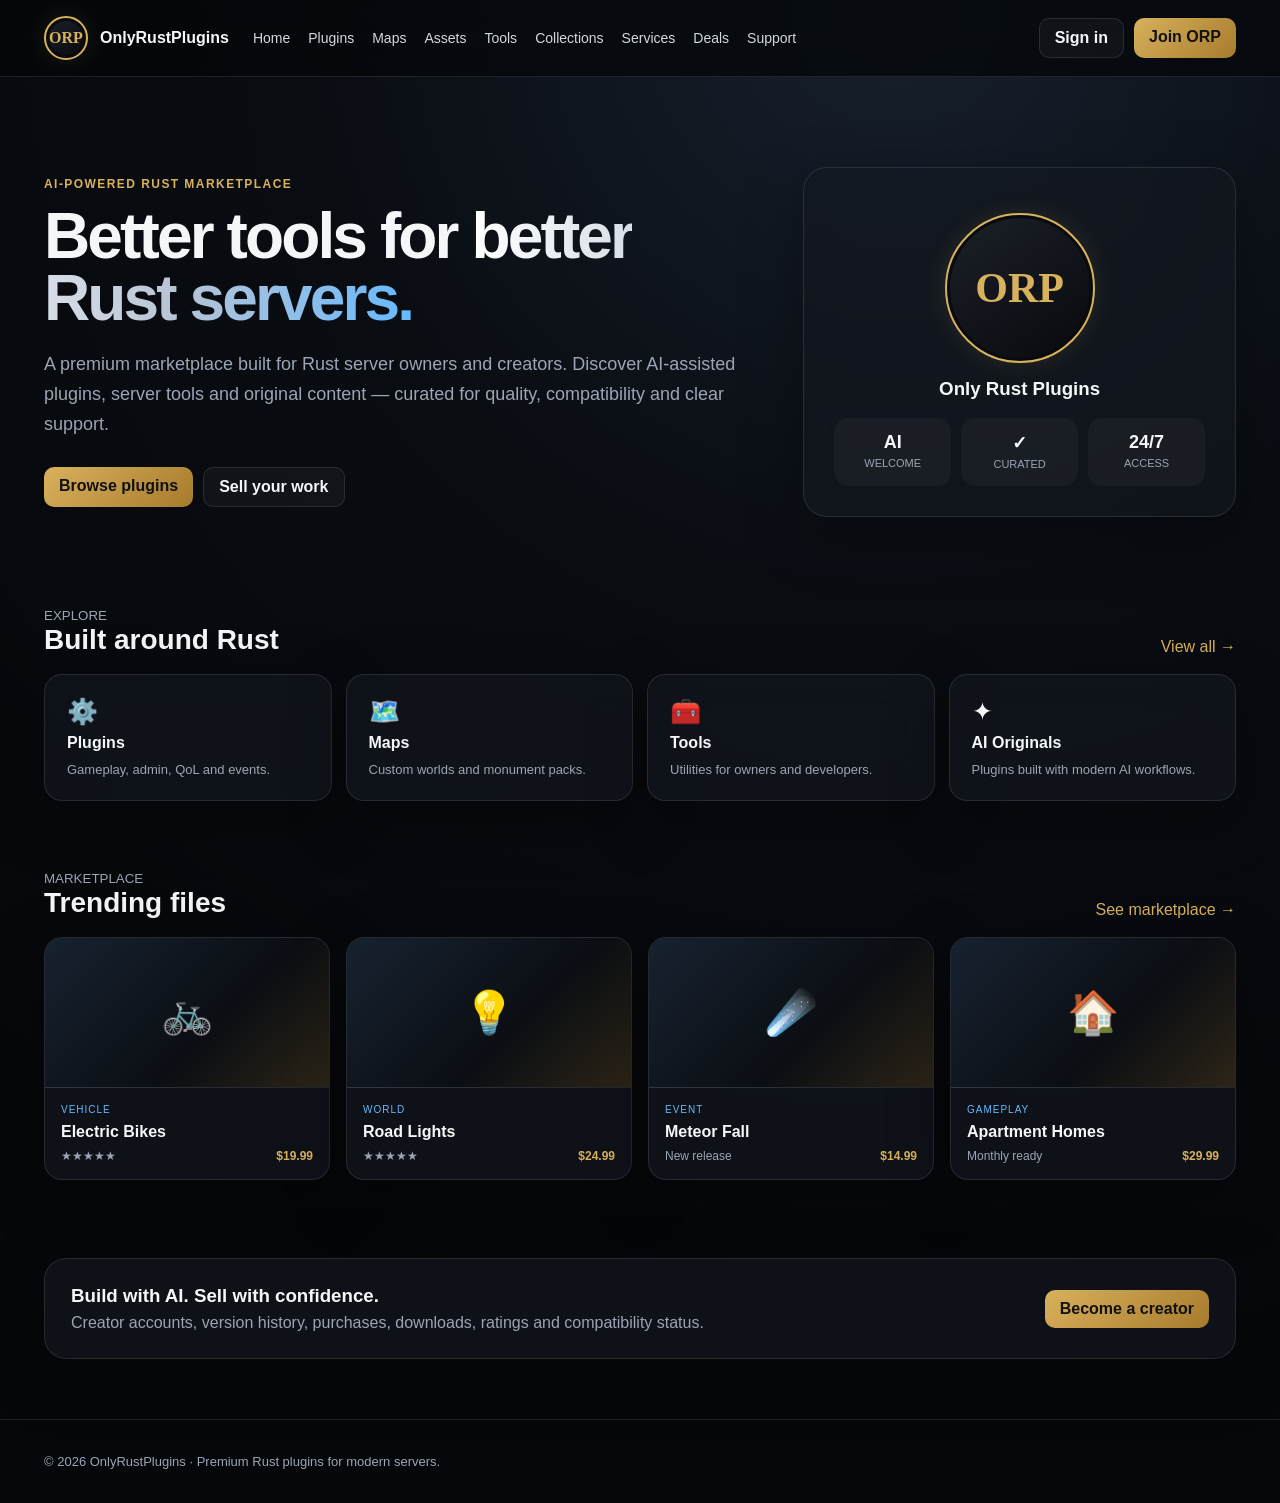
<file: index(2).html>
<!doctype html>
<html lang="en">
<head>
<meta charset="utf-8"><meta name="viewport" content="width=device-width,initial-scale=1">
<title>OnlyRustPlugins — Premium Rust Plugins</title>
<style>
:root{--bg:#07090d;--panel:rgba(20,24,31,.68);--line:rgba(255,255,255,.10);--gold:#d8b15c;--blue:#65b9ff;--text:#f4f6f8;--muted:#9ba5b3}
*{box-sizing:border-box} body{margin:0;font-family:Inter,Segoe UI,Arial,sans-serif;background:radial-gradient(circle at 70% 0,#17202d 0,#090c11 35%,#05070a 80%);color:var(--text)}
a{color:inherit;text-decoration:none}.wrap{max-width:1240px;margin:auto;padding:0 24px}.glass{background:var(--panel);border:1px solid var(--line);backdrop-filter:blur(18px);box-shadow:0 18px 60px rgba(0,0,0,.35)}
header{position:sticky;top:0;z-index:10;background:rgba(5,7,10,.76);backdrop-filter:blur(16px);border-bottom:1px solid var(--line)}nav{height:76px;display:flex;align-items:center;gap:24px}.brand{display:flex;align-items:center;gap:12px;font-weight:800}.mark{width:44px;height:44px;border-radius:50%;display:grid;place-items:center;border:2px solid var(--gold);background:linear-gradient(145deg,#1c2028,#07090d);color:var(--gold);font-family:Georgia;font-weight:900;box-shadow:inset 0 0 0 3px #080a0d,0 0 24px rgba(216,177,92,.12)}.navlinks{display:flex;gap:18px;font-size:14px;color:#d4d8de;flex:1}.navlinks a:hover{color:white}.actions{display:flex;gap:10px}.btn{padding:10px 15px;border-radius:10px;border:1px solid var(--line);background:rgba(255,255,255,.04);font-weight:700}.btn.primary{background:linear-gradient(135deg,#d8b15c,#a77b2d);color:#111;border:0}
.hero{padding:90px 0 55px;display:grid;grid-template-columns:1.25fr .75fr;gap:38px;align-items:center}.eyebrow{color:var(--gold);font-weight:800;letter-spacing:.12em;text-transform:uppercase;font-size:12px}.hero h1{font-size:64px;line-height:.98;margin:14px 0 20px;letter-spacing:-.045em}.hero h1 span{background:linear-gradient(90deg,#fff,#b8c4d4 55%,#65b9ff);-webkit-background-clip:text;color:transparent}.hero p{color:var(--muted);font-size:18px;line-height:1.65;max-width:700px}.hero-card{border-radius:24px;padding:30px;min-height:350px;display:flex;flex-direction:column;justify-content:space-between}.bigmark{width:150px;height:150px;font-size:42px;margin:auto}.statrow{display:grid;grid-template-columns:repeat(3,1fr);gap:10px}.stat{padding:14px;border-radius:14px;background:rgba(255,255,255,.035);text-align:center}.stat b{display:block;font-size:18px}.stat span{font-size:11px;color:var(--muted)}
.section{padding:34px 0}.section-head{display:flex;align-items:end;justify-content:space-between;margin-bottom:18px}.section h2{font-size:28px;margin:0}.section small{color:var(--muted)}.categories{display:grid;grid-template-columns:repeat(4,1fr);gap:14px}.cat{padding:22px;border-radius:18px}.cat b{display:block;margin:8px 0}.cat span{color:var(--muted);font-size:13px}.icon{font-size:25px}
.cards{display:grid;grid-template-columns:repeat(4,1fr);gap:16px}.card{border-radius:18px;overflow:hidden}.thumb{height:150px;background:linear-gradient(135deg,#172230,#0b0e13 60%,#2d2517);display:grid;place-items:center;font-size:42px;border-bottom:1px solid var(--line)}.card-body{padding:16px}.tag{font-size:10px;text-transform:uppercase;letter-spacing:.1em;color:var(--blue)}.card h3{font-size:16px;margin:8px 0}.meta{display:flex;justify-content:space-between;color:var(--muted);font-size:12px}.price{color:var(--gold);font-weight:800}.strip{margin:44px 0;padding:26px;border-radius:22px;display:flex;justify-content:space-between;align-items:center}.strip h3{margin:0 0 7px}.strip p{margin:0;color:var(--muted)}footer{margin-top:60px;padding:34px 0;border-top:1px solid var(--line);color:var(--muted);font-size:13px}
@media(max-width:900px){.navlinks{display:none}.hero{grid-template-columns:1fr}.hero h1{font-size:48px}.categories,.cards{grid-template-columns:repeat(2,1fr)}}@media(max-width:560px){.categories,.cards{grid-template-columns:1fr}.hero h1{font-size:40px}.actions .btn:first-child{display:none}}
</style>
</head>
<body>
<header><div class="wrap"><nav><a class="brand" href="#"><span class="mark">ORP</span><span>OnlyRustPlugins</span></a><div class="navlinks"><a href="#">Home</a><a href="#plugins">Plugins</a><a href="#">Maps</a><a href="#">Assets</a><a href="#">Tools</a><a href="#">Collections</a><a href="#">Services</a><a href="#">Deals</a><a href="#">Support</a></div><div class="actions"><a class="btn" href="#">Sign in</a><a class="btn primary" href="#">Join ORP</a></div></nav></div></header>
<main class="wrap">
<section class="hero"><div><div class="eyebrow">AI-powered Rust marketplace</div><h1>Better tools for <span>better Rust servers.</span></h1><p>A premium marketplace built for Rust server owners and creators. Discover AI-assisted plugins, server tools and original content — curated for quality, compatibility and clear support.</p><div class="actions" style="margin-top:28px"><a class="btn primary" href="#plugins">Browse plugins</a><a class="btn" href="#">Sell your work</a></div></div><div class="hero-card glass"><div class="mark bigmark">ORP</div><div><h3 style="text-align:center;margin:0 0 18px">Only Rust Plugins</h3><div class="statrow"><div class="stat"><b>AI</b><span>WELCOME</span></div><div class="stat"><b>✓</b><span>CURATED</span></div><div class="stat"><b>24/7</b><span>ACCESS</span></div></div></div></div></section>
<section class="section"><div class="section-head"><div><small>EXPLORE</small><h2>Built around Rust</h2></div><a href="#" style="color:var(--gold)">View all →</a></div><div class="categories"><div class="cat glass"><div class="icon">⚙️</div><b>Plugins</b><span>Gameplay, admin, QoL and events.</span></div><div class="cat glass"><div class="icon">🗺️</div><b>Maps</b><span>Custom worlds and monument packs.</span></div><div class="cat glass"><div class="icon">🧰</div><b>Tools</b><span>Utilities for owners and developers.</span></div><div class="cat glass"><div class="icon">✦</div><b>AI Originals</b><span>Plugins built with modern AI workflows.</span></div></div></section>
<section class="section" id="plugins"><div class="section-head"><div><small>MARKETPLACE</small><h2>Trending files</h2></div><a href="#" style="color:var(--gold)">See marketplace →</a></div><div class="cards"><article class="card glass"><div class="thumb">🚲</div><div class="card-body"><div class="tag">Vehicle</div><h3>Electric Bikes</h3><div class="meta"><span>★★★★★</span><span class="price">$19.99</span></div></div></article><article class="card glass"><div class="thumb">💡</div><div class="card-body"><div class="tag">World</div><h3>Road Lights</h3><div class="meta"><span>★★★★★</span><span class="price">$24.99</span></div></div></article><article class="card glass"><div class="thumb">☄️</div><div class="card-body"><div class="tag">Event</div><h3>Meteor Fall</h3><div class="meta"><span>New release</span><span class="price">$14.99</span></div></div></article><article class="card glass"><div class="thumb">🏠</div><div class="card-body"><div class="tag">Gameplay</div><h3>Apartment Homes</h3><div class="meta"><span>Monthly ready</span><span class="price">$29.99</span></div></div></article></div></section>
<div class="strip glass"><div><h3>Build with AI. Sell with confidence.</h3><p>Creator accounts, version history, purchases, downloads, ratings and compatibility status.</p></div><a class="btn primary" href="#">Become a creator</a></div>
</main><footer><div class="wrap">© 2026 OnlyRustPlugins · Premium Rust plugins for modern servers.</div></footer>
</body></html>
</file>
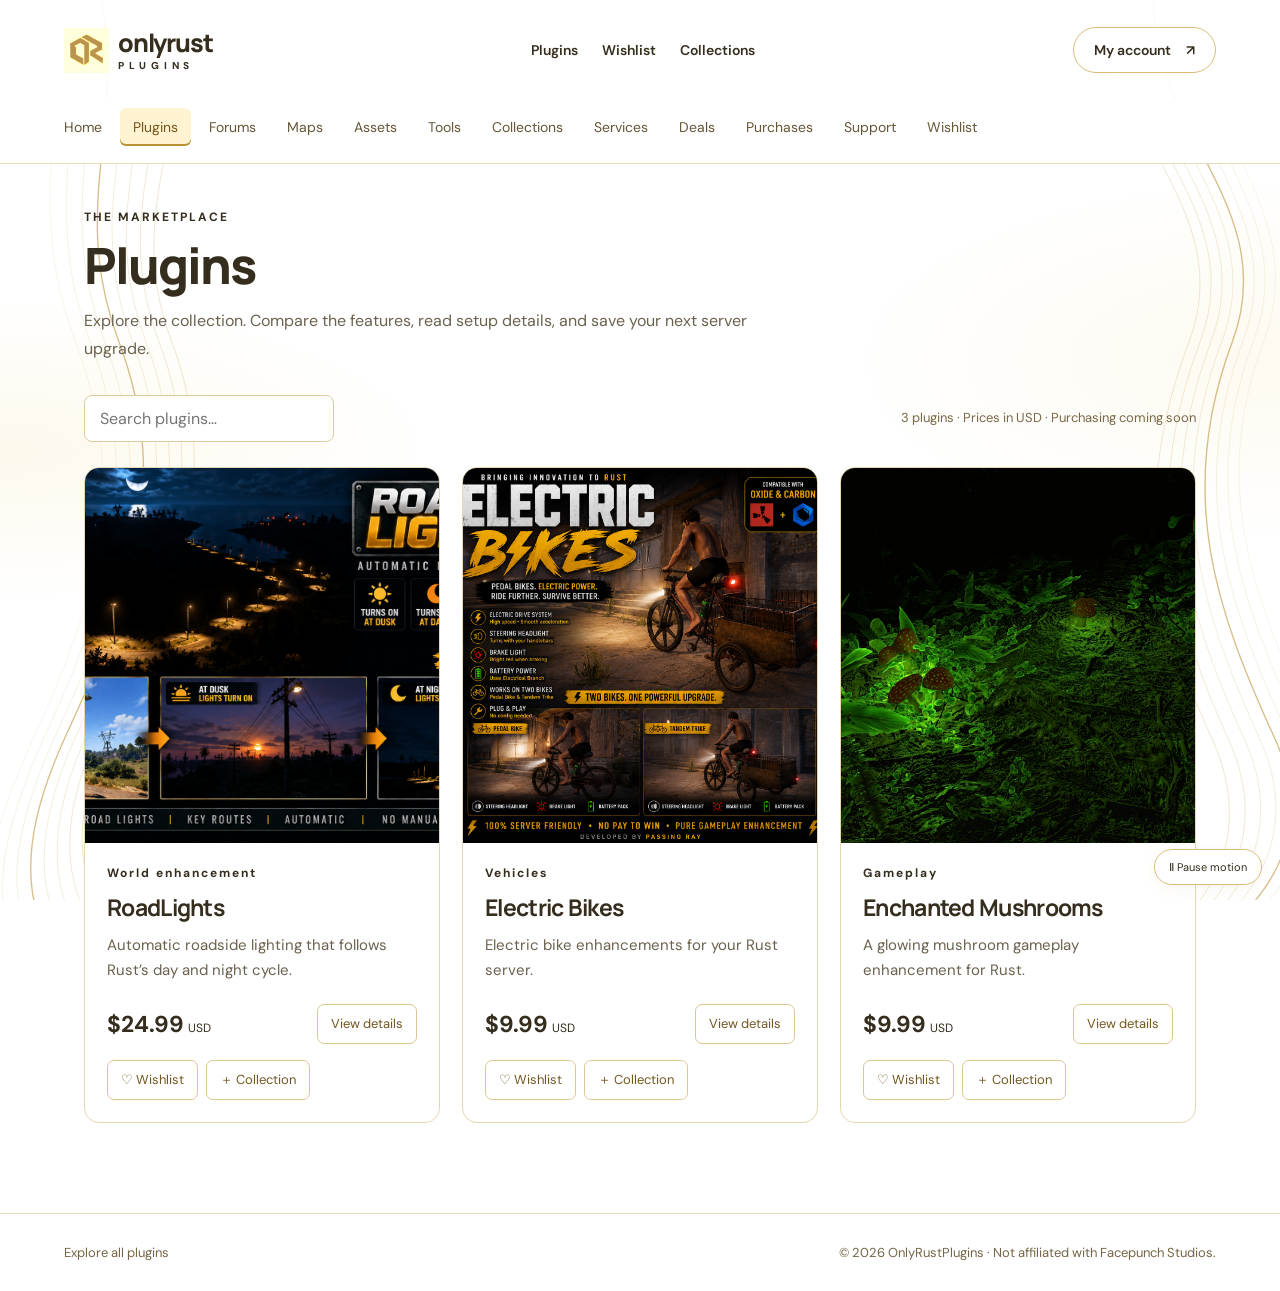
<file: marketplace.html>
<!doctype html><html lang="en"><head><meta charset="utf-8"><meta name="viewport" content="width=device-width,initial-scale=1"><meta name="color-scheme" content="only light"><meta name="darkreader-lock"><title>Marketplace — OnlyRust Plugins</title><link rel="icon" href="data:image/svg+xml,%3Csvg%20xmlns='http://www.w3.org/2000/svg'%20viewBox='0%200%2040%2040'%3E%3Crect%20width='40'%20height='40'%20rx='10'%20fill='%23c79a32'/%3E%3Ctext%20x='20'%20y='29'%20text-anchor='middle'%20font-family='Arial'%20font-weight='bold'%20font-size='27'%20fill='white'%3EO%3C/text%3E%3C/svg%3E"><style>html,body,#storefront{background:#fff;color:#352d1d;color-scheme:only light}</style><style id="onlyrust-white-gold-theme">@import url('https://fonts.googleapis.com/css2?family=Cinzel:wght@500;600;700&family=DM+Sans:wght@400;450;500;550;600;650;700&family=Manrope:wght@400;500;600;650;700;750;800&display=swap');
:root{--ink:#352d1d;--muted:#6b614e;--orange:#956b12;--line:#eadcb9;--sky:#fff}*{box-sizing:border-box}html{scroll-behavior:smooth;scroll-padding-top:100px}body{margin:0;color:var(--ink);background:#fff;font-family:'DM Sans',sans-serif;font-size:16px;overflow-x:hidden}button,input{font:inherit}button,a,input{-webkit-tap-highlight-color:transparent}a{color:inherit;text-decoration:none}button{cursor:pointer}button:focus-visible,a:focus-visible,input:focus-visible{outline:3px solid #127dba;outline-offset:5px}h1,h2,h3,p{margin:0}button{color:inherit}em{font-style:normal;color:var(--orange)}.ambient{position:absolute;inset:0 0 auto;height:1100px;overflow:hidden;z-index:-1;background:#fff}.ambient i{position:absolute;width:650px;height:650px;border-radius:50%;filter:blur(70px);opacity:.55;background:#f5dc8b;animation:drift 15s ease-in-out infinite alternate}.ambient i:nth-child(1){right:-150px;top:30px}.ambient i:nth-child(2){background:#fff8e5;left:25%;top:330px;animation-delay:-7s}.ambient i:nth-child(3){background:#fff6d9;left:-300px;top:200px;animation-delay:-4s}@keyframes drift{to{transform:translate(110px,-90px) scale(1.16)}}.progress{position:fixed;top:0;left:0;width:0;height:3px;background:var(--orange);z-index:101}.header{max-width:1480px;margin:auto;padding:27px 5%;display:flex;align-items:center;justify-content:space-between;gap:20px;position:relative;z-index:10}.brand{display:flex;align-items:center;gap:9px;font-family:Manrope,sans-serif;font-weight:800;font-size:25px;letter-spacing:-1.2px;line-height:1}.brand img{object-fit:contain;mix-blend-mode:multiply}.brand-sub{display:block;font-family:'DM Sans',sans-serif;font-size:10px;letter-spacing:4.7px;margin-top:6px}.header nav{display:flex;gap:36px;font-size:14px;font-weight:600}.header nav a:hover,.text-link:hover{color:var(--orange)}.account{border:1px solid #bccfd9;border-radius:40px;padding:13px 20px;font-size:14px;font-weight:600}.account span{margin-left:12px}.hero{position:relative;max-width:1480px;min-height:740px;margin:auto;padding:84px 5% 95px;display:grid;grid-template-columns:1.05fr 1fr;align-items:center}.hero-copy{position:relative;z-index:3}.eyebrow{font-size:12px;font-weight:700;letter-spacing:2px;display:flex;align-items:center;gap:9px}.tiny-mark{font-size:22px;color:var(--orange)}h1{font-family:Manrope,sans-serif;font-size:clamp(44px,4.6vw,70px);font-weight:800;line-height:1.09;letter-spacing:-3.8px;margin:25px 0}.hero h1 em{display:block;font-size:.88em;white-space:nowrap}.hero p{font-size:18px;line-height:1.8;max-width:445px;color:var(--muted)}.hero-actions{display:flex;gap:25px;align-items:center;margin-top:32px}.button{display:inline-flex;justify-content:center;align-items:center;border:0;border-radius:8px;padding:17px 23px;font-size:14px;font-weight:700;transition:transform .2s,box-shadow .2s;min-height:48px}.primary{background:var(--orange);color:#fff;box-shadow:0 7px 20px #e64f2120}.primary:hover{transform:translateY(-3px);box-shadow:0 12px 25px #e64f2140}.text-link{font-size:14px;font-weight:650;display:flex;gap:9px;align-items:center}.play{display:grid;place-items:center;width:27px;height:27px;border:1px solid #b0c5cf;border-radius:50%}.hero-foot{display:flex;align-items:center;gap:12px;margin-top:34px;font-size:12px;color:var(--muted)}.divider{height:12px;width:1px;background:#afc3ce}.hero-visual{position:relative;height:590px;min-width:0;margin-left:-15px;margin-right:-45px;perspective:1000px}.island{position:absolute;width:125%;height:100%;left:-11%;object-fit:contain;mix-blend-mode:multiply;animation:float 7s ease-in-out infinite;filter:drop-shadow(0 35px 24px #42829910)}@keyframes float{50%{transform:translateY(-18px) rotate(1deg)}}.orbit{position:absolute;width:95%;height:35%;border:1px solid #8ebdd044;border-radius:50%;top:41%;left:3%;transform:rotate(-21deg)}.orbit-two{width:105%;height:60%;top:24%;left:-3%;transform:rotate(28deg)}.float-label{position:absolute;z-index:3;display:flex;align-items:center;gap:11px;background:#ffffffde;backdrop-filter:blur(12px);border:1px solid #fff;border-radius:13px;padding:13px 18px;box-shadow:0 14px 40px #28576e15;font-size:13px;font-weight:650;animation:float 8s ease-in-out infinite}.label-one{top:15%;right:3%}.label-two{bottom:13%;left:0;animation-delay:-3s}.float-label small{display:block;color:var(--muted);font-size:11px;margin-top:4px;font-weight:400}.label-icon{width:35px;height:35px;background:#fff0e5;border-radius:9px;display:grid;place-items:center;font-size:23px;color:var(--orange)}.cyan{background:#dff4fc;color:#1689a8}.coordinates{position:absolute;bottom:2%;left:25%;font-size:10px;letter-spacing:1.3px;color:#597a8c;display:flex;gap:40px}.coordinates span{color:var(--orange)}.scroll-cue{position:absolute;bottom:30px;font-size:10px;letter-spacing:2px;display:flex;gap:20px;align-items:center}.scroll-cue span{font-size:20px}.ticker{overflow:hidden;background:#fffaf0;border-block:1px solid #dce8ee;padding:20px 0;transform:rotate(-1.4deg);width:102%;margin-left:-1%}.ticker div{white-space:nowrap;font-family:Manrope,sans-serif;font-size:19px;font-weight:800;letter-spacing:3px;animation:marquee 35s linear infinite;width:max-content}.ticker b{color:var(--orange);margin:0 45px}@keyframes marquee{to{transform:translateX(-50%)}}.section-wrap{max-width:1350px;margin:auto;padding:100px 5%}.section-top{display:flex;justify-content:space-between;gap:50px;align-items:end;margin-bottom:40px}.section-top h2{font-family:Manrope,sans-serif;font-size:clamp(32px,3.3vw,48px);letter-spacing:-2px;line-height:1.18;margin-top:18px}.section-top p{font-size:16px;line-height:1.8;color:var(--muted);max-width:400px;padding-bottom:4px}.showcase{display:grid;grid-template-columns:1.05fr 1fr;background:#fff;border:1px solid #e1eaf0;border-radius:22px;overflow:hidden;box-shadow:0 20px 70px #305d7310;min-height:430px}.showcase-art{position:relative;overflow:hidden;background:#fff;min-height:440px}.showcase-art img{width:100%;height:100%;object-fit:cover;position:absolute;transition:opacity .25s,transform .8s}.showcase-art:hover img{transform:scale(1.05)}.art-wash{position:absolute;inset:0;background:linear-gradient(0deg,#fff,transparent 50%)}.art-caption{position:absolute;bottom:30px;left:30px;color:white;font-size:11px;letter-spacing:1.7px}.art-number{position:absolute;right:25px;bottom:14px;font-family:Manrope;font-size:75px;color:#ffffff70;line-height:1}.showcase-body{padding:32px 38px}.choices{display:flex;gap:6px;border-bottom:1px solid var(--line);margin-bottom:37px}.choices button{background:none;border:0;padding:0 9px 15px;font-size:13px;color:var(--muted);border-bottom:2px solid transparent}.choices button[aria-selected=true]{color:var(--orange);border-color:var(--orange);font-weight:700}.kicker{font-size:11px;letter-spacing:1.7px;color:var(--orange);font-weight:700}.showcase h3{font-family:Manrope;font-size:34px;line-height:1.2;letter-spacing:-1.4px;margin:12px 0 18px}.showcase p{font-size:15px;line-height:1.8;color:var(--muted)}.feature-tags{display:flex;flex-wrap:wrap;gap:8px;margin:20px 0 28px}.feature-tags span{font-size:11px;background:#fff7e2;border-radius:5px;padding:8px;color:#496775}.showcase-bottom{display:flex;justify-content:space-between;align-items:center;gap:15px}.showcase-bottom strong{font-size:25px;letter-spacing:-1px}.showcase-bottom span{font-size:11px;color:var(--muted)}.collection{padding-top:25px}.catalog-bar{display:flex;justify-content:space-between;align-items:center;gap:20px;margin:40px 0 30px}.filters{display:flex;gap:8px}.filters button{border:1px solid transparent;background:none;border-radius:30px;padding:11px 18px;font-size:13px}.filters button.selected{background:#f7e5b0;color:#61470f}.filters button span{opacity:.6;margin-left:8px;font-size:11px}.search{display:flex;align-items:center;gap:8px;border-bottom:1px solid #bfced7;padding:8px 0}.search span{font-size:26px}.search input{border:0;background:transparent;width:180px;outline-offset:0;font-size:14px;color:var(--ink)}.products{display:grid;grid-template-columns:repeat(3,1fr);gap:24px}.product{background:#fff;border:1px solid #e0e9ee;border-radius:15px;overflow:hidden;transition:transform .3s,box-shadow .3s}.product:hover{transform:translateY(-8px);box-shadow:0 20px 40px #31556a15}.product-media{display:block;width:100%;padding:0;border:0;position:relative;aspect-ratio:1.5;overflow:hidden;background:#fff}.product-media img{width:100%;height:100%;object-fit:cover;transition:transform .5s}.product:hover img{transform:scale(1.055)}.product-media .badge{position:absolute;top:16px;left:16px;padding:7px 10px;border-radius:5px;background:#fffffff0;color:#254353;font-size:10px;letter-spacing:.8px;font-weight:700}.product-info{padding:24px}.product-category{font-size:10px;letter-spacing:1.5px;color:#738592;font-weight:650}.product h3{font-family:Manrope;font-size:22px;letter-spacing:-.7px;margin:8px 0 10px}.product p{font-size:14px;line-height:1.65;color:var(--muted);min-height:47px}.product-bottom{display:flex;align-items:center;justify-content:space-between;border-top:1px solid #e7edf1;padding-top:20px;margin-top:22px;gap:10px}.product-price{font-size:22px;font-weight:700;letter-spacing:-.8px}.product-price small{font-size:10px;font-weight:400;letter-spacing:0;color:var(--muted)}.details-button{background:none;border:1px solid #cad9e1;border-radius:7px;padding:10px 14px;font-size:12px;font-weight:650}.details-button:hover{border-color:var(--orange);color:var(--orange)}.collection-note{display:flex;justify-content:space-between;gap:20px;margin-top:22px;font-size:11px;color:#687e8c}.closing{text-align:center;position:relative;overflow:hidden;max-width:none;background:radial-gradient(ellipse at 50% 120%,#f9e6ae,transparent 65%),#fff;padding:80px 20px 165px}.closing .eyebrow{justify-content:center}.closing h2{font-family:Manrope;font-size:clamp(36px,4.5vw,65px);letter-spacing:-2.7px;line-height:1.15;margin:22px 0}.closing p{font-size:17px;line-height:1.7;color:var(--muted);margin-bottom:25px}.closing>*{position:relative;z-index:1}.closing-word{position:absolute;left:50%;transform:translateX(-50%);bottom:-70px;font-family:Manrope;font-size:240px;line-height:1;font-weight:800;letter-spacing:-15px;color:#b9dbe880;z-index:0}.closing-orbit{position:absolute;width:1000px;height:400px;border:1px solid #bedcea;border-radius:50%;left:50%;top:90px;transform:translateX(-50%) rotate(-15deg);z-index:0;animation:orbit 25s linear infinite}@keyframes orbit{50%{transform:translateX(-50%) rotate(15deg)}}footer{display:flex;align-items:center;justify-content:space-between;padding:38px 5%;gap:25px;background:#fff}footer .brand{font-size:21px}footer p{font-size:13px;color:var(--muted)}footer>div{text-align:right}footer>div a{font-size:12px}footer small{display:block;font-size:10px;color:#78909d;margin-top:9px}.motion-toggle{position:fixed;z-index:12;bottom:15px;right:18px;background:#ffffffed;border:1px solid #cfdee5;box-shadow:0 4px 16px #123c4d12;border-radius:30px;padding:10px 14px;font-size:11px}.paused *,.paused *::before,.paused *::after{animation-play-state:paused!important}.paused{scroll-behavior:auto}dialog{border:0;border-radius:20px;padding:0;width:min(900px,92vw);max-height:90vh;color:var(--ink);box-shadow:0 25px 90px #17354840}dialog[open]{display:grid;grid-template-columns:.9fr 1fr}dialog::backdrop{background:#ffffffbd;backdrop-filter:blur(10px)}.close{position:absolute;right:12px;top:12px;z-index:2;width:36px;height:36px;border:1px solid var(--line);background:#fff;border-radius:50%;font-size:25px}.dialog-image{min-height:490px;background:#fff}.dialog-image img{height:100%;width:100%;object-fit:cover}.dialog-copy{padding:45px 34px}.dialog-copy h2{font-family:Manrope;font-size:32px;letter-spacing:-1px;margin:12px 0 20px}.dialog-copy p{font-size:15px;line-height:1.7;color:var(--muted)}.dialog-copy ul{padding-left:18px;font-size:14px;line-height:1.8;color:var(--muted)}.dialog-price{margin:25px 0 14px;display:flex;gap:8px;align-items:baseline}.dialog-price strong{font-size:30px}.dialog-price span{font-size:12px}.dialog-copy .availability{font-size:12px;margin-bottom:20px}.reveal{opacity:0;transform:translateY(20px);transition:opacity .7s,transform .7s}.reveal.visible{opacity:1;transform:none}@media(min-width:1500px){.hero{min-height:810px}.hero-visual{height:650px}}@media(max-width:1050px){.hero{padding-top:45px;min-height:650px}.hero-visual{height:470px;margin-right:-25px}h1{letter-spacing:-2.5px}.hero-actions{flex-wrap:wrap;gap:18px}.label-one{right:0;top:8%}.label-two{left:12%;bottom:6%}.coordinates{display:none}.showcase-body{padding:25px}.choices button{padding-inline:4px;font-size:12px}.products{gap:15px}.product-info{padding:18px}.product h3{font-size:19px}.section-wrap{padding-inline:5%}.showcase h3{font-size:30px}.showcase-bottom{flex-wrap:wrap}}@media(max-width:760px){.header{padding:20px 6%}.brand{font-size:23px}.header nav{display:none}.account{padding:11px 14px;font-size:12px}.hero{display:flex;flex-direction:column;padding:42px 6% 55px;min-height:0;align-items:stretch}.hero h1{font-size:clamp(39px,8.5vw,58px);letter-spacing:-2px;margin-top:20px}.hero h1 em{white-space:normal}.hero p{font-size:16px}.eyebrow{font-size:10px;letter-spacing:1.5px}.hero-actions{gap:20px}.hero-foot{font-size:10px;margin-top:25px}.hero-visual{margin:0 -10px;height:420px}.island{width:115%;left:-7%}.label-one{top:13%;right:0}.label-two{bottom:8%;left:0}.float-label{font-size:11px;padding:10px 12px}.float-label small{font-size:10px}.scroll-cue{bottom:18px}.ticker{padding:15px 0}.ticker div{font-size:14px}.ticker b{margin-inline:28px}.section-wrap{padding:65px 6%}.section-top{display:block;margin-bottom:28px}.section-top h2{font-size:36px;letter-spacing:-1.5px}.section-top p{margin-top:20px;font-size:15px}.showcase{grid-template-columns:1fr}.showcase-art{min-height:290px}.showcase-body{padding:25px}.choices{justify-content:space-between;margin-bottom:25px}.choices button{font-size:13px}.showcase h3{font-size:32px}.showcase-bottom{flex-wrap:nowrap}.showcase .button{font-size:12px;padding:15px}.catalog-bar{display:block;margin-top:25px}.filters{gap:2px;justify-content:space-between}.filters button{font-size:12px;padding:10px 12px}.filters button span{margin-left:3px}.search{margin-top:20px}.search input{width:100%}.products{grid-template-columns:1fr;gap:23px}.product-media{aspect-ratio:1.6}.product-info{padding:23px}.product h3{font-size:25px}.product p{min-height:0}.collection-note{display:block;line-height:1.8}.collection-note span{display:block}.closing{padding-bottom:115px}.closing h2{font-size:42px;letter-spacing:-2px}.closing-word{font-size:125px;letter-spacing:-8px;bottom:-30px}footer{flex-wrap:wrap;padding:32px 6% 65px}footer p{font-size:12px}footer>div{text-align:left}dialog[open]{display:block}.dialog-image{height:210px;min-height:0}.dialog-copy{padding:25px}.dialog-copy h2{font-size:28px}.dialog-copy .eyebrow{margin-top:0}.motion-toggle{font-size:10px}.reveal{transform:translateY(10px)}}@media(prefers-reduced-motion:reduce){html{scroll-behavior:auto}*,*::before,*::after{animation:none!important;transition:none!important}.reveal{opacity:1;transform:none}}
.island{mask-image:radial-gradient(ellipse 53% 47% at center,#000 55%,transparent 100%);-webkit-mask-image:radial-gradient(ellipse 53% 47% at center,#000 55%,transparent 100%)}

/* Brilliant white and gold storefront */
:root{color-scheme:only light;--ink:#352d1d;--muted:#6b614e;--orange:#956b12;--line:#eadcb9;--sky:#fff}
html,body{background:#fff}.ambient{background:#fff;z-index:0;pointer-events:none}.ambient i{background:#f5dc8b;opacity:.18}.ambient i:nth-child(2){background:#ffe8a5;opacity:.16}.ambient i:nth-child(3){background:#f4d77b;opacity:.12}
main,footer{position:relative}.header{background:#ffffffed}.brand img{filter:grayscale(1) sepia(1) saturate(2);mix-blend-mode:multiply}
.account,.details-button,.motion-toggle{background:#fff;border-color:#d9bd76}.primary{background:linear-gradient(115deg,#e5bf58,#fae5a3 48%,#d5a737);color:#443009;border:1px solid #cfa541;box-shadow:0 8px 24px #bf942324}.primary:hover{box-shadow:0 12px 30px #bf94233a}
button:focus-visible,a:focus-visible,input:focus-visible{outline-color:#997018}.hero h1 em{background:linear-gradient(110deg,#94701d,#c69527,#8f6513);background-clip:text;-webkit-background-clip:text;color:transparent}
.hero-visual{background:radial-gradient(ellipse,#fff8e5 0%,#fff 70%)}.island{mix-blend-mode:normal;filter:brightness(1.3) saturate(.65) drop-shadow(0 20px 20px #cba84e12);opacity:.8}
.orbit,.closing-orbit{border-color:#d4ad4b40}.float-label{background:#ffffffed;border-color:#eadab1;box-shadow:0 14px 40px #b48c2014}.label-icon,.cyan{background:#fff5d9;color:#9b751d}.coordinates{color:#8a7955}.divider{background:#dcc994}.play{border-color:#d5be87}
.ticker{background:linear-gradient(100deg,#fff,#fff8e5,#fff);border-color:#ead9ab;color:#856014}
.section-wrap{background:#fff}.showcase,.product{background:#fff;border-color:#e8d9b2;box-shadow:0 15px 55px #c3a04d0d}.showcase-art,.product-media,.dialog-image{background:#fff}.showcase-art img,.product-media img,.dialog-image img{filter:brightness(1.25) saturate(.7);opacity:.82}.art-wash{background:linear-gradient(0deg,#fff 0%,#ffffffc9 14%,transparent 55%)}.art-caption{color:#624714;font-weight:700}.art-number{color:#b68c26b3}.feature-tags span{background:#fff7e2;color:#775d24}.filters button.selected{background:#f7e5b0;color:#61470f;border-color:#d6b960}.search{border-color:#d9c798}.product-media .badge{background:#fffffff5;color:#70551c;border:1px solid #e6d6ac}.product-category,.collection-note,footer small{color:#796a49}.product-bottom{border-color:#eee3c7}.product:hover{box-shadow:0 20px 40px #b48d201a}
.closing{background:radial-gradient(ellipse at 50% 120%,#f9e6ae,transparent 65%),#fff;border-top:1px solid #efe2bf}.closing-word{color:#ead69c50}footer{background:#fff;border-top:1px solid #f0e6cf}.motion-toggle{box-shadow:0 4px 16px #b0923412}
dialog{background:#fff;box-shadow:0 25px 90px #a8893426}dialog::backdrop{background:#ffffffbd;backdrop-filter:blur(10px)}

/* The logo is the doorway: a full-screen white and gold opening. */
.has-entrance{overflow:hidden}.has-entrance body{overflow:hidden}.entrance[hidden]{display:none}.has-entrance .entrance{display:grid;position:fixed;inset:0;z-index:200;place-items:center;isolation:isolate;perspective:1400px;overflow:hidden}.entrance-door{position:absolute;top:0;bottom:0;width:50.1%;background:#fff;z-index:-2;will-change:transform;transition:transform 1.8s cubic-bezier(.7,0,.2,1)}.entrance-left{left:0;transform-origin:left center;background:radial-gradient(ellipse at 100% 50%,#fff9e9 0%,#fff 65%)}.entrance-right{right:0;transform-origin:right center;background:radial-gradient(ellipse at 0 50%,#fff9e9 0%,#fff 65%)}.entrance-halo{position:absolute;width:min(650px,95vw);aspect-ratio:1;border-radius:50%;background:radial-gradient(circle,#f3d77924,transparent 65%);filter:blur(12px);pointer-events:none;z-index:-1;animation:entrance-breathe 6s ease-in-out infinite;transition:opacity .7s}.logo-sticker{position:relative;display:flex;align-items:center;justify-content:center;gap:20px;padding:35px 46px;background:linear-gradient(145deg,#fff 45%,#fffaf0);border:1px solid #efdfb5;border-radius:30px;box-shadow:0 30px 65px #b48c2017,0 6px 12px #b48c2010,inset 0 2px 1px #fff;max-width:88vw;transform:rotate(-4deg);transition:transform .6s cubic-bezier(.2,.8,.2,1),box-shadow .5s,opacity .6s;overflow:hidden;animation:sticker-float 6s ease-in-out infinite}.logo-sticker img{width:125px;height:125px;object-fit:contain;mix-blend-mode:multiply;filter:grayscale(1) sepia(1) saturate(2)}.sticker-wordmark{font-family:Manrope,sans-serif;font-size:58px;font-weight:800;letter-spacing:-3px;color:#876319;line-height:1}.sticker-wordmark>span{display:block;font-family:'DM Sans',sans-serif;font-size:16px;font-weight:600;letter-spacing:12px;margin:15px 0 0 10px}.sticker-shine{position:absolute;inset:-100%;pointer-events:none;background:linear-gradient(110deg,transparent 43%,#ffffffd9 49%,transparent 55%);transform:translateX(-65%);animation:sticker-shine 7s ease-in-out infinite}.logo-sticker:hover{animation-play-state:paused;transform:rotate(0) translateY(-8px) scale(1.05);box-shadow:0 40px 85px #b48c2028,0 8px 18px #b48c2015}.logo-sticker:focus-visible{outline:3px solid #a77c20;outline-offset:10px}.reveal-ring{position:absolute;width:100px;height:100px;border-radius:50%;border:2px solid #dab552;box-shadow:0 0 70px #e5c66977,inset 0 0 60px #e5c66955;opacity:0;pointer-events:none}.has-entrance #storefront{opacity:0;transform:scale(1.07);filter:blur(10px);transition:opacity 1.2s .35s,transform 2s cubic-bezier(.2,.7,.2,1),filter 1.8s;transform-origin:50% 30vh}.has-entrance.is-opening #storefront{opacity:1;transform:scale(1);filter:blur(0)}.is-opening .entrance-left{transform:translateX(-103%) rotateY(-15deg)}.is-opening .entrance-right{transform:translateX(103%) rotateY(15deg)}.is-opening .entrance-halo{opacity:0}.is-opening .logo-sticker{animation:none;transform:translateZ(300px) scale(1.5);opacity:0;pointer-events:none}.is-opening .reveal-ring{animation:portal-open 1.7s ease-out forwards}.is-opening .entrance{pointer-events:none}@keyframes entrance-breathe{50%{transform:scale(1.18);opacity:.6}}@keyframes sticker-float{50%{transform:rotate(-2deg) translateY(-9px)}}@keyframes sticker-shine{0%,55%{transform:translateX(-65%)}85%,100%{transform:translateX(65%)}}@keyframes portal-open{0%{opacity:0;transform:scale(.5)}20%{opacity:.8}100%{opacity:0;transform:scale(24)}}@media(max-width:600px){.logo-sticker{padding:25px 26px;gap:10px;border-radius:24px}.logo-sticker img{width:80px;height:80px}.sticker-wordmark{font-size:38px;letter-spacing:-2px}.sticker-wordmark>span{font-size:11px;letter-spacing:7px;margin-top:11px;margin-left:6px}}@media(prefers-reduced-motion:reduce){.has-entrance #storefront{transform:none;filter:none}.is-opening .logo-sticker{transform:none}.entrance-door,.logo-sticker{transition:none}.is-opening .reveal-ring{display:none}}

/* Keep the revealed world bright, including during the entrance transition. */
html,body,#storefront{color-scheme:only light;background-color:#fff;color:#352d1d}
#storefront{min-height:100vh;isolation:isolate}
#storefront>.ambient{z-index:-1;background:#fff}
#storefront>.header,#storefront>main,#storefront>main>.hero,
#storefront .section-wrap,#storefront .showcase-body,#storefront .product-info,
#storefront>footer,#storefront dialog,#storefront .dialog-copy{background-color:#fff}
#storefront .hero{background-image:radial-gradient(ellipse at 85% 45%,#fff9e7 0%,#fff 65%)}
#storefront .closing{background-image:radial-gradient(ellipse at 50% 110%,#f9e6ae,transparent 65%)}

/* Sculpted gold wordmark; retain the existing monogram and entrance. */
.sticker-wordmark{font-family:'Cinzel',Georgia,serif;font-size:52px;line-height:1.15;font-weight:600;letter-spacing:2px;text-transform:uppercase;color:#946d20;background:linear-gradient(170deg,#644713 0%,#c39a42 24%,#f0d991 42%,#9b7126 49%,#c79d47 65%,#73511a 100%);background-clip:text;-webkit-background-clip:text;-webkit-text-fill-color:transparent;filter:drop-shadow(0 1px 0 #fff) drop-shadow(0 2px 1px #9a75231c)}
.sticker-wordmark>span{font-family:'DM Sans',sans-serif;font-weight:500;font-size:12px;letter-spacing:13px;margin:15px 0 0 12px;color:#86652a;-webkit-text-fill-color:#86652a}
.logo-sticker{padding:42px 50px;border:1px solid #e8d5a7;box-shadow:0 28px 70px #aa84251a,0 4px 8px #aa84250c,inset 0 0 0 5px #fff,inset 0 0 0 6px #f4e8c9}
.logo-sticker img{width:115px;height:115px}
#storefront,#storefront>.header,#storefront>main,#storefront .hero,#storefront .showcase-body,#storefront .product-info,#storefront .collection,#storefront .experience,#storefront>footer,#productDialog{background-color:#fff;background-image:linear-gradient(#fff,#fff);color-scheme:only light}
@media(max-width:600px){.logo-sticker{padding:30px 24px;gap:10px}.logo-sticker img{width:65px;height:65px}.sticker-wordmark{font-size:clamp(24px,6.2vw,36px);letter-spacing:1px}.sticker-wordmark>span{font-size:10px;letter-spacing:7px;margin:12px 0 0 6px}}
</style><style>
/* Real looping video on a white canvas, with readable white product surfaces. */
.shop-motion{position:fixed;inset:0;width:100%;height:100%;object-fit:fill;background:#fff;pointer-events:none;z-index:0;opacity:.95}
#storefront>.ambient{display:none}
#storefront>main,#storefront>main>.hero,#storefront .collection,#storefront .experience{position:relative;z-index:1;background:transparent!important}
#storefront>.header{position:relative;z-index:10;background:rgba(255,255,255,.92)!important}
#storefront .section-top,#storefront .hero-copy{position:relative}
#storefront .hero-visual{background:transparent}
#storefront .closing,#storefront>footer{position:relative;z-index:1;background-color:rgba(255,255,255,.85)}
#storefront .showcase,#storefront .product{background:#fff}
@media(prefers-reduced-motion:reduce){.shop-motion{opacity:.6}}
</style><style>
.shop-motion{opacity:1;background:radial-gradient(ellipse at 0% 50%,#fbf3dc88,transparent 24%),radial-gradient(ellipse at 100% 40%,#fcf5e288,transparent 24%),#fff;overflow:hidden}
.shop-motion svg{display:block;width:100%;height:100%;overflow:visible;shape-rendering:geometricPrecision}
.shop-motion path{fill:none;stroke-linecap:round;vector-effect:non-scaling-stroke}
</style><style>
/* The scene animates internally; the island no longer bobs as a photograph. */
.hero-visual .island{animation:none!important;filter:saturate(1.14) brightness(1.06);opacity:1;transform:none}
.living-island{position:absolute;width:125%;aspect-ratio:3/2;height:auto;left:-11%;top:50%;transform:translateY(-50%);pointer-events:none;z-index:1}
.hero-visual.island-ready .island{visibility:hidden}
.hero-visual .float-label{z-index:3}.hero-visual .coordinates{z-index:3}
.hero-visual{background:radial-gradient(ellipse at 50% 54%,#e6f4df44,transparent 62%)!important}
.shop-meadow{position:fixed;bottom:0;left:0;width:100%;height:160px;z-index:0;pointer-events:none;opacity:.42}
@media(max-width:760px){.living-island{width:115%;left:-7%}.shop-meadow{height:95px;opacity:.28}}
</style><style>
.detail-main{max-width:1240px;margin:auto;padding:35px 5% 90px;position:relative;z-index:1}
.breadcrumb{font-size:14px;color:#806322;display:inline-block;margin-bottom:25px}
.product-hero{display:grid;grid-template-columns:1.12fr 1fr;gap:55px;align-items:center;padding-bottom:50px;border-bottom:1px solid #eadcb9}
.product-hero img,.product-hero video{width:100%;max-height:450px;object-fit:contain;background:#fff;border:1px solid #eadcb9;border-radius:18px}
.product-hero h1{font-size:clamp(34px,4vw,52px);letter-spacing:-2px;margin:15px 0 20px;line-height:1.12}
.product-hero p{font-size:17px;line-height:1.8;color:#6b614e}
.product-hero .price{font-size:30px;font-weight:700;margin:22px 0}.product-hero .price small{font-size:13px;font-weight:400;margin-left:5px}
.coming-soon{display:inline-block;padding:11px 15px;border:1px solid #dfc482;border-radius:8px;color:#795b20;background:#fff8e7;font-size:14px}
.detail-content{max-width:850px;padding-top:35px}.detail-content h2{font-size:30px;margin:30px 0 18px;letter-spacing:-1px}.detail-content h3{font-size:21px;margin:25px 0 12px}.detail-content p,.detail-content li{font-size:16px;line-height:1.85;color:#5f584a}.detail-content p{margin:14px 0}.detail-content ul{padding-left:24px}.detail-content code{background:#fff5dd;border:1px solid #eee0bc;border-radius:5px;padding:3px 6px;color:#6e521d}.detail-content pre{white-space:pre-wrap;overflow-wrap:anywhere;padding:16px;background:#fff9ec;border:1px solid #eee0bc;border-radius:8px}.detail-content pre code{border:0;padding:0}.detail-content table{border-collapse:collapse;width:100%}.detail-content td,.detail-content th{padding:12px;border:1px solid #eadcb9;text-align:left}.detail-footer{position:relative;z-index:1;border-top:1px solid #eadcb9;padding:30px 5%;background:#fff;font-size:13px;color:#756647;display:flex;justify-content:space-between;gap:20px}
.account-card{width:min(480px,100%);margin:25px auto 80px;border:1px solid #eadcb9;border-radius:20px;padding:35px;background:#fff;box-shadow:0 20px 70px #b48c2010}.account-card h1{font-size:36px;letter-spacing:-1px;margin:0 0 15px}.account-card p{font-size:16px;line-height:1.7;color:#6b614e}.account-card label{display:block;font-size:14px;margin-top:22px}.account-card input{width:100%;padding:13px;border:1px solid #dccc9f;border-radius:7px;background:#fff;color:#352d1d;margin-top:8px}.account-actions{display:flex;gap:12px;flex-wrap:wrap;margin-top:25px}.account-message{margin-top:20px;min-height:25px;font-size:14px;overflow-wrap:anywhere}.account-card [hidden]{display:none!important}.secondary-button{padding:12px 18px;background:#fff;border:1px solid #d5b971;border-radius:7px;font-weight:600}.account-message[data-error=true]{color:#982e23}
@media(max-width:760px){.product-hero{grid-template-columns:1fr;gap:28px}.detail-main{padding-top:20px}.detail-content h2{font-size:26px}.account-card{padding:25px}.detail-footer{display:block;line-height:1.8}}
</style><link rel="stylesheet" href="marketplace.css?v=1"></head><body><div id="storefront"><div class="shop-motion" aria-hidden="true"><svg id="goldContours" xmlns="http://www.w3.org/2000/svg" focusable="false"></svg></div><header class="header"><a class="brand" href="index.html" aria-label="OnlyRust Plugins home"><img src="assets/logo.webp" alt="" width="45" height="45"><span>onlyrust<span class="brand-sub">PLUGINS</span></span></a><nav aria-label="Quick links"><a href="marketplace.html#plugins">Plugins</a><a href="marketplace.html#wishlist">Wishlist</a><a href="marketplace.html#collections">Collections</a></nav><a class="account" href="account.html">My account <span aria-hidden="true">↗</span></a></header><nav class="marketplace-nav" aria-label="Marketplace"><a data-section="home" href="index.html">Home</a><a data-section="plugins" href="marketplace.html#plugins" aria-current="page">Plugins</a><a data-section="forums" href="marketplace.html#forums">Forums</a><a data-section="maps" href="marketplace.html#maps">Maps</a><a data-section="assets" href="marketplace.html#assets">Assets</a><a data-section="tools" href="marketplace.html#tools">Tools</a><a data-section="collections" href="marketplace.html#collections">Collections</a><a data-section="services" href="marketplace.html#services">Services</a><a data-section="deals" href="marketplace.html#deals">Deals</a><a data-section="purchases" href="marketplace.html#purchases">Purchases</a><a data-section="support" href="marketplace.html#support">Support</a><a data-section="wishlist" href="marketplace.html#wishlist">Wishlist</a></nav>
<main class="catalog-shell" id="marketplaceContent"><noscript><h1>OnlyRust marketplace</h1><p>Enable JavaScript to browse marketplace sections, wishlist, and collections.</p><a href="roadlights.html">RoadLights</a> · <a href="electric-bikes.html">Electric Bikes</a> · <a href="enchanted-mushrooms.html">Enchanted Mushrooms</a></noscript></main><footer class="detail-footer"><a href="index.html#plugins">Explore all plugins</a><span>© 2026 OnlyRustPlugins · Not affiliated with Facepunch Studios.</span></footer><button class="motion-toggle" id="motionToggle" aria-pressed="false">Ⅱ Pause motion</button></div><script>(()=>{const b=document.getElementById('motionToggle');let paused=matchMedia('(prefers-reduced-motion: reduce)').matches;function sync(){document.documentElement.classList.toggle('paused',paused);b.textContent=paused?'▷ Resume motion':'Ⅱ Pause motion';b.setAttribute('aria-pressed',String(paused))}sync();b.addEventListener('click',()=>{paused=!paused;sync()})})();</script><script src="shop-motion.js?v=2"></script><script src="marketplace.js?v=1"></script></body></html>
</file>
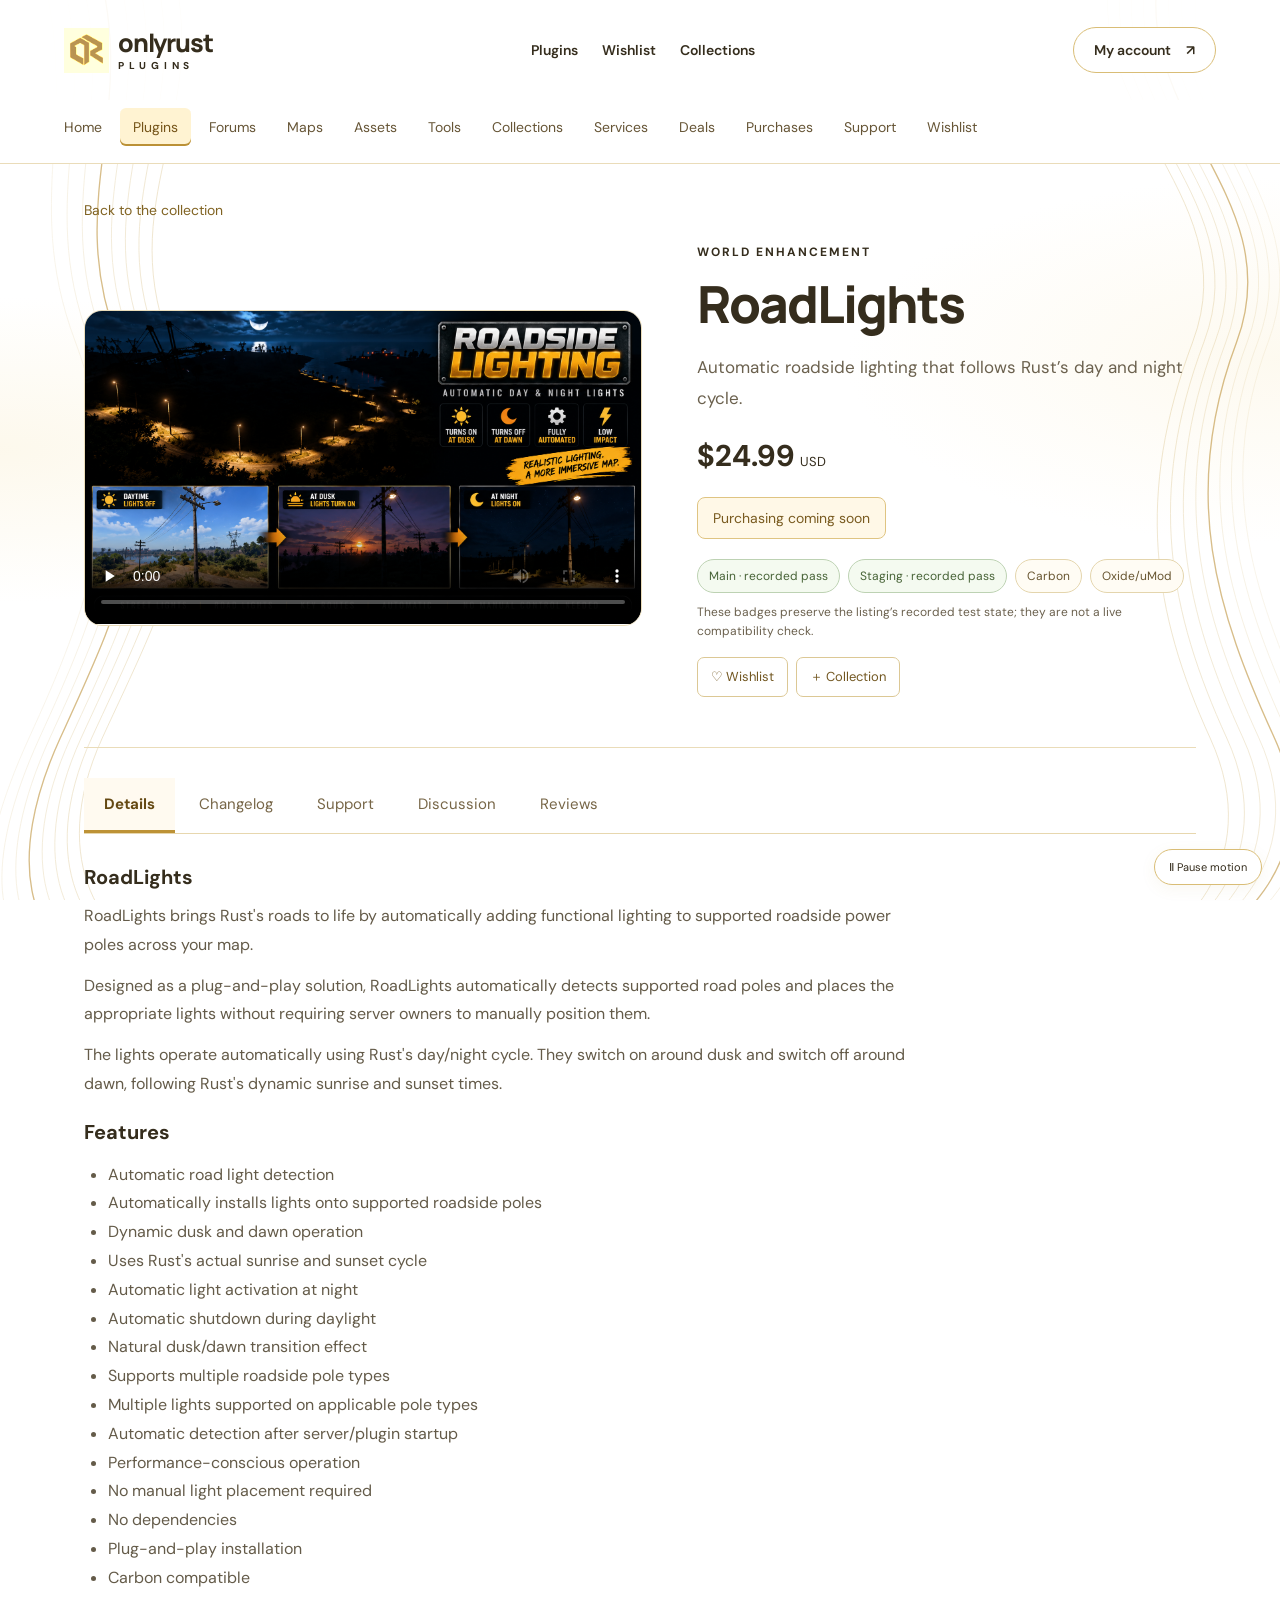
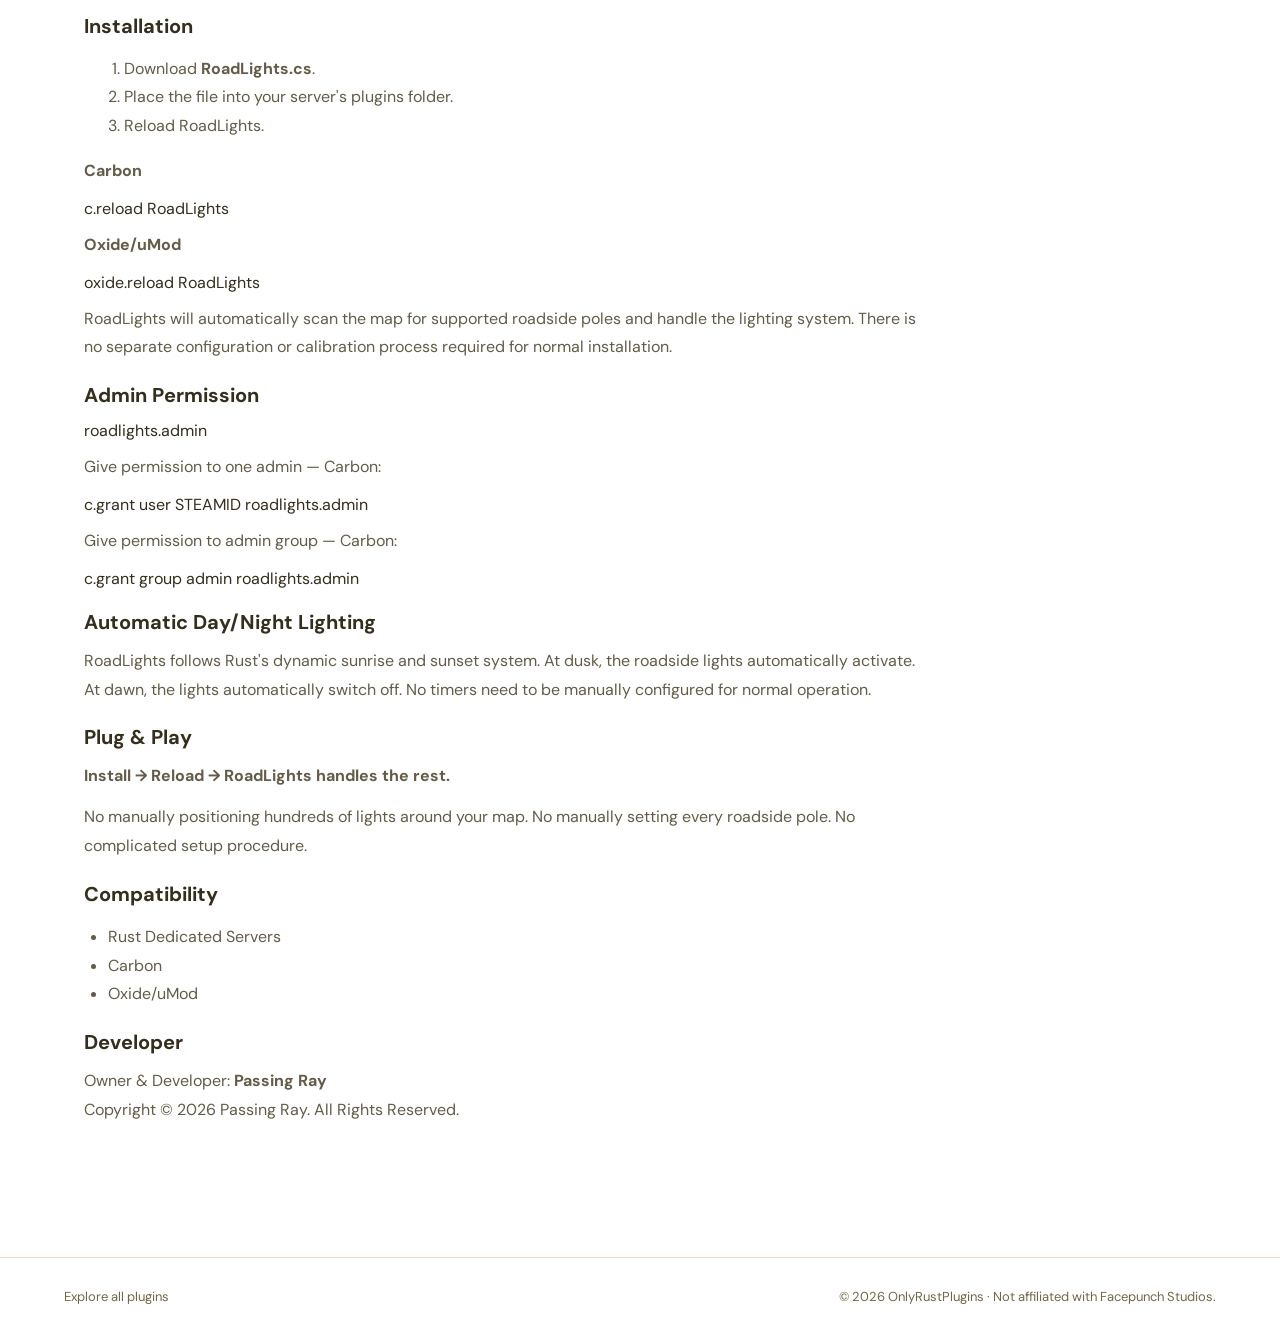
<file: roadlights.html>
<!doctype html><html lang="en"><head><meta charset="utf-8"><meta name="viewport" content="width=device-width,initial-scale=1"><meta name="color-scheme" content="only light"><meta name="darkreader-lock"><title>RoadLights — OnlyRust Plugins</title><link rel="icon" href="data:image/svg+xml,%3Csvg%20xmlns='http://www.w3.org/2000/svg'%20viewBox='0%200%2040%2040'%3E%3Crect%20width='40'%20height='40'%20rx='10'%20fill='%23c79a32'/%3E%3Ctext%20x='20'%20y='29'%20text-anchor='middle'%20font-family='Arial'%20font-weight='bold'%20font-size='27'%20fill='white'%3EO%3C/text%3E%3C/svg%3E"><style>html,body,#storefront{background:#fff;color:#352d1d;color-scheme:only light}</style><style id="onlyrust-white-gold-theme">@import url('https://fonts.googleapis.com/css2?family=Cinzel:wght@500;600;700&family=DM+Sans:wght@400;450;500;550;600;650;700&family=Manrope:wght@400;500;600;650;700;750;800&display=swap');
:root{--ink:#352d1d;--muted:#6b614e;--orange:#956b12;--line:#eadcb9;--sky:#fff}*{box-sizing:border-box}html{scroll-behavior:smooth;scroll-padding-top:100px}body{margin:0;color:var(--ink);background:#fff;font-family:'DM Sans',sans-serif;font-size:16px;overflow-x:hidden}button,input{font:inherit}button,a,input{-webkit-tap-highlight-color:transparent}a{color:inherit;text-decoration:none}button{cursor:pointer}button:focus-visible,a:focus-visible,input:focus-visible{outline:3px solid #127dba;outline-offset:5px}h1,h2,h3,p{margin:0}button{color:inherit}em{font-style:normal;color:var(--orange)}.ambient{position:absolute;inset:0 0 auto;height:1100px;overflow:hidden;z-index:-1;background:#fff}.ambient i{position:absolute;width:650px;height:650px;border-radius:50%;filter:blur(70px);opacity:.55;background:#f5dc8b;animation:drift 15s ease-in-out infinite alternate}.ambient i:nth-child(1){right:-150px;top:30px}.ambient i:nth-child(2){background:#fff8e5;left:25%;top:330px;animation-delay:-7s}.ambient i:nth-child(3){background:#fff6d9;left:-300px;top:200px;animation-delay:-4s}@keyframes drift{to{transform:translate(110px,-90px) scale(1.16)}}.progress{position:fixed;top:0;left:0;width:0;height:3px;background:var(--orange);z-index:101}.header{max-width:1480px;margin:auto;padding:27px 5%;display:flex;align-items:center;justify-content:space-between;gap:20px;position:relative;z-index:10}.brand{display:flex;align-items:center;gap:9px;font-family:Manrope,sans-serif;font-weight:800;font-size:25px;letter-spacing:-1.2px;line-height:1}.brand img{object-fit:contain;mix-blend-mode:multiply}.brand-sub{display:block;font-family:'DM Sans',sans-serif;font-size:10px;letter-spacing:4.7px;margin-top:6px}.header nav{display:flex;gap:36px;font-size:14px;font-weight:600}.header nav a:hover,.text-link:hover{color:var(--orange)}.account{border:1px solid #bccfd9;border-radius:40px;padding:13px 20px;font-size:14px;font-weight:600}.account span{margin-left:12px}.hero{position:relative;max-width:1480px;min-height:740px;margin:auto;padding:84px 5% 95px;display:grid;grid-template-columns:1.05fr 1fr;align-items:center}.hero-copy{position:relative;z-index:3}.eyebrow{font-size:12px;font-weight:700;letter-spacing:2px;display:flex;align-items:center;gap:9px}.tiny-mark{font-size:22px;color:var(--orange)}h1{font-family:Manrope,sans-serif;font-size:clamp(44px,4.6vw,70px);font-weight:800;line-height:1.09;letter-spacing:-3.8px;margin:25px 0}.hero h1 em{display:block;font-size:.88em;white-space:nowrap}.hero p{font-size:18px;line-height:1.8;max-width:445px;color:var(--muted)}.hero-actions{display:flex;gap:25px;align-items:center;margin-top:32px}.button{display:inline-flex;justify-content:center;align-items:center;border:0;border-radius:8px;padding:17px 23px;font-size:14px;font-weight:700;transition:transform .2s,box-shadow .2s;min-height:48px}.primary{background:var(--orange);color:#fff;box-shadow:0 7px 20px #e64f2120}.primary:hover{transform:translateY(-3px);box-shadow:0 12px 25px #e64f2140}.text-link{font-size:14px;font-weight:650;display:flex;gap:9px;align-items:center}.play{display:grid;place-items:center;width:27px;height:27px;border:1px solid #b0c5cf;border-radius:50%}.hero-foot{display:flex;align-items:center;gap:12px;margin-top:34px;font-size:12px;color:var(--muted)}.divider{height:12px;width:1px;background:#afc3ce}.hero-visual{position:relative;height:590px;min-width:0;margin-left:-15px;margin-right:-45px;perspective:1000px}.island{position:absolute;width:125%;height:100%;left:-11%;object-fit:contain;mix-blend-mode:multiply;animation:float 7s ease-in-out infinite;filter:drop-shadow(0 35px 24px #42829910)}@keyframes float{50%{transform:translateY(-18px) rotate(1deg)}}.orbit{position:absolute;width:95%;height:35%;border:1px solid #8ebdd044;border-radius:50%;top:41%;left:3%;transform:rotate(-21deg)}.orbit-two{width:105%;height:60%;top:24%;left:-3%;transform:rotate(28deg)}.float-label{position:absolute;z-index:3;display:flex;align-items:center;gap:11px;background:#ffffffde;backdrop-filter:blur(12px);border:1px solid #fff;border-radius:13px;padding:13px 18px;box-shadow:0 14px 40px #28576e15;font-size:13px;font-weight:650;animation:float 8s ease-in-out infinite}.label-one{top:15%;right:3%}.label-two{bottom:13%;left:0;animation-delay:-3s}.float-label small{display:block;color:var(--muted);font-size:11px;margin-top:4px;font-weight:400}.label-icon{width:35px;height:35px;background:#fff0e5;border-radius:9px;display:grid;place-items:center;font-size:23px;color:var(--orange)}.cyan{background:#dff4fc;color:#1689a8}.coordinates{position:absolute;bottom:2%;left:25%;font-size:10px;letter-spacing:1.3px;color:#597a8c;display:flex;gap:40px}.coordinates span{color:var(--orange)}.scroll-cue{position:absolute;bottom:30px;font-size:10px;letter-spacing:2px;display:flex;gap:20px;align-items:center}.scroll-cue span{font-size:20px}.ticker{overflow:hidden;background:#fffaf0;border-block:1px solid #dce8ee;padding:20px 0;transform:rotate(-1.4deg);width:102%;margin-left:-1%}.ticker div{white-space:nowrap;font-family:Manrope,sans-serif;font-size:19px;font-weight:800;letter-spacing:3px;animation:marquee 35s linear infinite;width:max-content}.ticker b{color:var(--orange);margin:0 45px}@keyframes marquee{to{transform:translateX(-50%)}}.section-wrap{max-width:1350px;margin:auto;padding:100px 5%}.section-top{display:flex;justify-content:space-between;gap:50px;align-items:end;margin-bottom:40px}.section-top h2{font-family:Manrope,sans-serif;font-size:clamp(32px,3.3vw,48px);letter-spacing:-2px;line-height:1.18;margin-top:18px}.section-top p{font-size:16px;line-height:1.8;color:var(--muted);max-width:400px;padding-bottom:4px}.showcase{display:grid;grid-template-columns:1.05fr 1fr;background:#fff;border:1px solid #e1eaf0;border-radius:22px;overflow:hidden;box-shadow:0 20px 70px #305d7310;min-height:430px}.showcase-art{position:relative;overflow:hidden;background:#fff;min-height:440px}.showcase-art img{width:100%;height:100%;object-fit:cover;position:absolute;transition:opacity .25s,transform .8s}.showcase-art:hover img{transform:scale(1.05)}.art-wash{position:absolute;inset:0;background:linear-gradient(0deg,#fff,transparent 50%)}.art-caption{position:absolute;bottom:30px;left:30px;color:white;font-size:11px;letter-spacing:1.7px}.art-number{position:absolute;right:25px;bottom:14px;font-family:Manrope;font-size:75px;color:#ffffff70;line-height:1}.showcase-body{padding:32px 38px}.choices{display:flex;gap:6px;border-bottom:1px solid var(--line);margin-bottom:37px}.choices button{background:none;border:0;padding:0 9px 15px;font-size:13px;color:var(--muted);border-bottom:2px solid transparent}.choices button[aria-selected=true]{color:var(--orange);border-color:var(--orange);font-weight:700}.kicker{font-size:11px;letter-spacing:1.7px;color:var(--orange);font-weight:700}.showcase h3{font-family:Manrope;font-size:34px;line-height:1.2;letter-spacing:-1.4px;margin:12px 0 18px}.showcase p{font-size:15px;line-height:1.8;color:var(--muted)}.feature-tags{display:flex;flex-wrap:wrap;gap:8px;margin:20px 0 28px}.feature-tags span{font-size:11px;background:#fff7e2;border-radius:5px;padding:8px;color:#496775}.showcase-bottom{display:flex;justify-content:space-between;align-items:center;gap:15px}.showcase-bottom strong{font-size:25px;letter-spacing:-1px}.showcase-bottom span{font-size:11px;color:var(--muted)}.collection{padding-top:25px}.catalog-bar{display:flex;justify-content:space-between;align-items:center;gap:20px;margin:40px 0 30px}.filters{display:flex;gap:8px}.filters button{border:1px solid transparent;background:none;border-radius:30px;padding:11px 18px;font-size:13px}.filters button.selected{background:#f7e5b0;color:#61470f}.filters button span{opacity:.6;margin-left:8px;font-size:11px}.search{display:flex;align-items:center;gap:8px;border-bottom:1px solid #bfced7;padding:8px 0}.search span{font-size:26px}.search input{border:0;background:transparent;width:180px;outline-offset:0;font-size:14px;color:var(--ink)}.products{display:grid;grid-template-columns:repeat(3,1fr);gap:24px}.product{background:#fff;border:1px solid #e0e9ee;border-radius:15px;overflow:hidden;transition:transform .3s,box-shadow .3s}.product:hover{transform:translateY(-8px);box-shadow:0 20px 40px #31556a15}.product-media{display:block;width:100%;padding:0;border:0;position:relative;aspect-ratio:1.5;overflow:hidden;background:#fff}.product-media img{width:100%;height:100%;object-fit:cover;transition:transform .5s}.product:hover img{transform:scale(1.055)}.product-media .badge{position:absolute;top:16px;left:16px;padding:7px 10px;border-radius:5px;background:#fffffff0;color:#254353;font-size:10px;letter-spacing:.8px;font-weight:700}.product-info{padding:24px}.product-category{font-size:10px;letter-spacing:1.5px;color:#738592;font-weight:650}.product h3{font-family:Manrope;font-size:22px;letter-spacing:-.7px;margin:8px 0 10px}.product p{font-size:14px;line-height:1.65;color:var(--muted);min-height:47px}.product-bottom{display:flex;align-items:center;justify-content:space-between;border-top:1px solid #e7edf1;padding-top:20px;margin-top:22px;gap:10px}.product-price{font-size:22px;font-weight:700;letter-spacing:-.8px}.product-price small{font-size:10px;font-weight:400;letter-spacing:0;color:var(--muted)}.details-button{background:none;border:1px solid #cad9e1;border-radius:7px;padding:10px 14px;font-size:12px;font-weight:650}.details-button:hover{border-color:var(--orange);color:var(--orange)}.collection-note{display:flex;justify-content:space-between;gap:20px;margin-top:22px;font-size:11px;color:#687e8c}.closing{text-align:center;position:relative;overflow:hidden;max-width:none;background:radial-gradient(ellipse at 50% 120%,#f9e6ae,transparent 65%),#fff;padding:80px 20px 165px}.closing .eyebrow{justify-content:center}.closing h2{font-family:Manrope;font-size:clamp(36px,4.5vw,65px);letter-spacing:-2.7px;line-height:1.15;margin:22px 0}.closing p{font-size:17px;line-height:1.7;color:var(--muted);margin-bottom:25px}.closing>*{position:relative;z-index:1}.closing-word{position:absolute;left:50%;transform:translateX(-50%);bottom:-70px;font-family:Manrope;font-size:240px;line-height:1;font-weight:800;letter-spacing:-15px;color:#b9dbe880;z-index:0}.closing-orbit{position:absolute;width:1000px;height:400px;border:1px solid #bedcea;border-radius:50%;left:50%;top:90px;transform:translateX(-50%) rotate(-15deg);z-index:0;animation:orbit 25s linear infinite}@keyframes orbit{50%{transform:translateX(-50%) rotate(15deg)}}footer{display:flex;align-items:center;justify-content:space-between;padding:38px 5%;gap:25px;background:#fff}footer .brand{font-size:21px}footer p{font-size:13px;color:var(--muted)}footer>div{text-align:right}footer>div a{font-size:12px}footer small{display:block;font-size:10px;color:#78909d;margin-top:9px}.motion-toggle{position:fixed;z-index:12;bottom:15px;right:18px;background:#ffffffed;border:1px solid #cfdee5;box-shadow:0 4px 16px #123c4d12;border-radius:30px;padding:10px 14px;font-size:11px}.paused *,.paused *::before,.paused *::after{animation-play-state:paused!important}.paused{scroll-behavior:auto}dialog{border:0;border-radius:20px;padding:0;width:min(900px,92vw);max-height:90vh;color:var(--ink);box-shadow:0 25px 90px #17354840}dialog[open]{display:grid;grid-template-columns:.9fr 1fr}dialog::backdrop{background:#ffffffbd;backdrop-filter:blur(10px)}.close{position:absolute;right:12px;top:12px;z-index:2;width:36px;height:36px;border:1px solid var(--line);background:#fff;border-radius:50%;font-size:25px}.dialog-image{min-height:490px;background:#fff}.dialog-image img{height:100%;width:100%;object-fit:cover}.dialog-copy{padding:45px 34px}.dialog-copy h2{font-family:Manrope;font-size:32px;letter-spacing:-1px;margin:12px 0 20px}.dialog-copy p{font-size:15px;line-height:1.7;color:var(--muted)}.dialog-copy ul{padding-left:18px;font-size:14px;line-height:1.8;color:var(--muted)}.dialog-price{margin:25px 0 14px;display:flex;gap:8px;align-items:baseline}.dialog-price strong{font-size:30px}.dialog-price span{font-size:12px}.dialog-copy .availability{font-size:12px;margin-bottom:20px}.reveal{opacity:0;transform:translateY(20px);transition:opacity .7s,transform .7s}.reveal.visible{opacity:1;transform:none}@media(min-width:1500px){.hero{min-height:810px}.hero-visual{height:650px}}@media(max-width:1050px){.hero{padding-top:45px;min-height:650px}.hero-visual{height:470px;margin-right:-25px}h1{letter-spacing:-2.5px}.hero-actions{flex-wrap:wrap;gap:18px}.label-one{right:0;top:8%}.label-two{left:12%;bottom:6%}.coordinates{display:none}.showcase-body{padding:25px}.choices button{padding-inline:4px;font-size:12px}.products{gap:15px}.product-info{padding:18px}.product h3{font-size:19px}.section-wrap{padding-inline:5%}.showcase h3{font-size:30px}.showcase-bottom{flex-wrap:wrap}}@media(max-width:760px){.header{padding:20px 6%}.brand{font-size:23px}.header nav{display:none}.account{padding:11px 14px;font-size:12px}.hero{display:flex;flex-direction:column;padding:42px 6% 55px;min-height:0;align-items:stretch}.hero h1{font-size:clamp(39px,8.5vw,58px);letter-spacing:-2px;margin-top:20px}.hero h1 em{white-space:normal}.hero p{font-size:16px}.eyebrow{font-size:10px;letter-spacing:1.5px}.hero-actions{gap:20px}.hero-foot{font-size:10px;margin-top:25px}.hero-visual{margin:0 -10px;height:420px}.island{width:115%;left:-7%}.label-one{top:13%;right:0}.label-two{bottom:8%;left:0}.float-label{font-size:11px;padding:10px 12px}.float-label small{font-size:10px}.scroll-cue{bottom:18px}.ticker{padding:15px 0}.ticker div{font-size:14px}.ticker b{margin-inline:28px}.section-wrap{padding:65px 6%}.section-top{display:block;margin-bottom:28px}.section-top h2{font-size:36px;letter-spacing:-1.5px}.section-top p{margin-top:20px;font-size:15px}.showcase{grid-template-columns:1fr}.showcase-art{min-height:290px}.showcase-body{padding:25px}.choices{justify-content:space-between;margin-bottom:25px}.choices button{font-size:13px}.showcase h3{font-size:32px}.showcase-bottom{flex-wrap:nowrap}.showcase .button{font-size:12px;padding:15px}.catalog-bar{display:block;margin-top:25px}.filters{gap:2px;justify-content:space-between}.filters button{font-size:12px;padding:10px 12px}.filters button span{margin-left:3px}.search{margin-top:20px}.search input{width:100%}.products{grid-template-columns:1fr;gap:23px}.product-media{aspect-ratio:1.6}.product-info{padding:23px}.product h3{font-size:25px}.product p{min-height:0}.collection-note{display:block;line-height:1.8}.collection-note span{display:block}.closing{padding-bottom:115px}.closing h2{font-size:42px;letter-spacing:-2px}.closing-word{font-size:125px;letter-spacing:-8px;bottom:-30px}footer{flex-wrap:wrap;padding:32px 6% 65px}footer p{font-size:12px}footer>div{text-align:left}dialog[open]{display:block}.dialog-image{height:210px;min-height:0}.dialog-copy{padding:25px}.dialog-copy h2{font-size:28px}.dialog-copy .eyebrow{margin-top:0}.motion-toggle{font-size:10px}.reveal{transform:translateY(10px)}}@media(prefers-reduced-motion:reduce){html{scroll-behavior:auto}*,*::before,*::after{animation:none!important;transition:none!important}.reveal{opacity:1;transform:none}}
.island{mask-image:radial-gradient(ellipse 53% 47% at center,#000 55%,transparent 100%);-webkit-mask-image:radial-gradient(ellipse 53% 47% at center,#000 55%,transparent 100%)}

/* Brilliant white and gold storefront */
:root{color-scheme:only light;--ink:#352d1d;--muted:#6b614e;--orange:#956b12;--line:#eadcb9;--sky:#fff}
html,body{background:#fff}.ambient{background:#fff;z-index:0;pointer-events:none}.ambient i{background:#f5dc8b;opacity:.18}.ambient i:nth-child(2){background:#ffe8a5;opacity:.16}.ambient i:nth-child(3){background:#f4d77b;opacity:.12}
main,footer{position:relative}.header{background:#ffffffed}.brand img{filter:grayscale(1) sepia(1) saturate(2);mix-blend-mode:multiply}
.account,.details-button,.motion-toggle{background:#fff;border-color:#d9bd76}.primary{background:linear-gradient(115deg,#e5bf58,#fae5a3 48%,#d5a737);color:#443009;border:1px solid #cfa541;box-shadow:0 8px 24px #bf942324}.primary:hover{box-shadow:0 12px 30px #bf94233a}
button:focus-visible,a:focus-visible,input:focus-visible{outline-color:#997018}.hero h1 em{background:linear-gradient(110deg,#94701d,#c69527,#8f6513);background-clip:text;-webkit-background-clip:text;color:transparent}
.hero-visual{background:radial-gradient(ellipse,#fff8e5 0%,#fff 70%)}.island{mix-blend-mode:normal;filter:brightness(1.3) saturate(.65) drop-shadow(0 20px 20px #cba84e12);opacity:.8}
.orbit,.closing-orbit{border-color:#d4ad4b40}.float-label{background:#ffffffed;border-color:#eadab1;box-shadow:0 14px 40px #b48c2014}.label-icon,.cyan{background:#fff5d9;color:#9b751d}.coordinates{color:#8a7955}.divider{background:#dcc994}.play{border-color:#d5be87}
.ticker{background:linear-gradient(100deg,#fff,#fff8e5,#fff);border-color:#ead9ab;color:#856014}
.section-wrap{background:#fff}.showcase,.product{background:#fff;border-color:#e8d9b2;box-shadow:0 15px 55px #c3a04d0d}.showcase-art,.product-media,.dialog-image{background:#fff}.showcase-art img,.product-media img,.dialog-image img{filter:brightness(1.25) saturate(.7);opacity:.82}.art-wash{background:linear-gradient(0deg,#fff 0%,#ffffffc9 14%,transparent 55%)}.art-caption{color:#624714;font-weight:700}.art-number{color:#b68c26b3}.feature-tags span{background:#fff7e2;color:#775d24}.filters button.selected{background:#f7e5b0;color:#61470f;border-color:#d6b960}.search{border-color:#d9c798}.product-media .badge{background:#fffffff5;color:#70551c;border:1px solid #e6d6ac}.product-category,.collection-note,footer small{color:#796a49}.product-bottom{border-color:#eee3c7}.product:hover{box-shadow:0 20px 40px #b48d201a}
.closing{background:radial-gradient(ellipse at 50% 120%,#f9e6ae,transparent 65%),#fff;border-top:1px solid #efe2bf}.closing-word{color:#ead69c50}footer{background:#fff;border-top:1px solid #f0e6cf}.motion-toggle{box-shadow:0 4px 16px #b0923412}
dialog{background:#fff;box-shadow:0 25px 90px #a8893426}dialog::backdrop{background:#ffffffbd;backdrop-filter:blur(10px)}

/* The logo is the doorway: a full-screen white and gold opening. */
.has-entrance{overflow:hidden}.has-entrance body{overflow:hidden}.entrance[hidden]{display:none}.has-entrance .entrance{display:grid;position:fixed;inset:0;z-index:200;place-items:center;isolation:isolate;perspective:1400px;overflow:hidden}.entrance-door{position:absolute;top:0;bottom:0;width:50.1%;background:#fff;z-index:-2;will-change:transform;transition:transform 1.8s cubic-bezier(.7,0,.2,1)}.entrance-left{left:0;transform-origin:left center;background:radial-gradient(ellipse at 100% 50%,#fff9e9 0%,#fff 65%)}.entrance-right{right:0;transform-origin:right center;background:radial-gradient(ellipse at 0 50%,#fff9e9 0%,#fff 65%)}.entrance-halo{position:absolute;width:min(650px,95vw);aspect-ratio:1;border-radius:50%;background:radial-gradient(circle,#f3d77924,transparent 65%);filter:blur(12px);pointer-events:none;z-index:-1;animation:entrance-breathe 6s ease-in-out infinite;transition:opacity .7s}.logo-sticker{position:relative;display:flex;align-items:center;justify-content:center;gap:20px;padding:35px 46px;background:linear-gradient(145deg,#fff 45%,#fffaf0);border:1px solid #efdfb5;border-radius:30px;box-shadow:0 30px 65px #b48c2017,0 6px 12px #b48c2010,inset 0 2px 1px #fff;max-width:88vw;transform:rotate(-4deg);transition:transform .6s cubic-bezier(.2,.8,.2,1),box-shadow .5s,opacity .6s;overflow:hidden;animation:sticker-float 6s ease-in-out infinite}.logo-sticker img{width:125px;height:125px;object-fit:contain;mix-blend-mode:multiply;filter:grayscale(1) sepia(1) saturate(2)}.sticker-wordmark{font-family:Manrope,sans-serif;font-size:58px;font-weight:800;letter-spacing:-3px;color:#876319;line-height:1}.sticker-wordmark>span{display:block;font-family:'DM Sans',sans-serif;font-size:16px;font-weight:600;letter-spacing:12px;margin:15px 0 0 10px}.sticker-shine{position:absolute;inset:-100%;pointer-events:none;background:linear-gradient(110deg,transparent 43%,#ffffffd9 49%,transparent 55%);transform:translateX(-65%);animation:sticker-shine 7s ease-in-out infinite}.logo-sticker:hover{animation-play-state:paused;transform:rotate(0) translateY(-8px) scale(1.05);box-shadow:0 40px 85px #b48c2028,0 8px 18px #b48c2015}.logo-sticker:focus-visible{outline:3px solid #a77c20;outline-offset:10px}.reveal-ring{position:absolute;width:100px;height:100px;border-radius:50%;border:2px solid #dab552;box-shadow:0 0 70px #e5c66977,inset 0 0 60px #e5c66955;opacity:0;pointer-events:none}.has-entrance #storefront{opacity:0;transform:scale(1.07);filter:blur(10px);transition:opacity 1.2s .35s,transform 2s cubic-bezier(.2,.7,.2,1),filter 1.8s;transform-origin:50% 30vh}.has-entrance.is-opening #storefront{opacity:1;transform:scale(1);filter:blur(0)}.is-opening .entrance-left{transform:translateX(-103%) rotateY(-15deg)}.is-opening .entrance-right{transform:translateX(103%) rotateY(15deg)}.is-opening .entrance-halo{opacity:0}.is-opening .logo-sticker{animation:none;transform:translateZ(300px) scale(1.5);opacity:0;pointer-events:none}.is-opening .reveal-ring{animation:portal-open 1.7s ease-out forwards}.is-opening .entrance{pointer-events:none}@keyframes entrance-breathe{50%{transform:scale(1.18);opacity:.6}}@keyframes sticker-float{50%{transform:rotate(-2deg) translateY(-9px)}}@keyframes sticker-shine{0%,55%{transform:translateX(-65%)}85%,100%{transform:translateX(65%)}}@keyframes portal-open{0%{opacity:0;transform:scale(.5)}20%{opacity:.8}100%{opacity:0;transform:scale(24)}}@media(max-width:600px){.logo-sticker{padding:25px 26px;gap:10px;border-radius:24px}.logo-sticker img{width:80px;height:80px}.sticker-wordmark{font-size:38px;letter-spacing:-2px}.sticker-wordmark>span{font-size:11px;letter-spacing:7px;margin-top:11px;margin-left:6px}}@media(prefers-reduced-motion:reduce){.has-entrance #storefront{transform:none;filter:none}.is-opening .logo-sticker{transform:none}.entrance-door,.logo-sticker{transition:none}.is-opening .reveal-ring{display:none}}

/* Keep the revealed world bright, including during the entrance transition. */
html,body,#storefront{color-scheme:only light;background-color:#fff;color:#352d1d}
#storefront{min-height:100vh;isolation:isolate}
#storefront>.ambient{z-index:-1;background:#fff}
#storefront>.header,#storefront>main,#storefront>main>.hero,
#storefront .section-wrap,#storefront .showcase-body,#storefront .product-info,
#storefront>footer,#storefront dialog,#storefront .dialog-copy{background-color:#fff}
#storefront .hero{background-image:radial-gradient(ellipse at 85% 45%,#fff9e7 0%,#fff 65%)}
#storefront .closing{background-image:radial-gradient(ellipse at 50% 110%,#f9e6ae,transparent 65%)}

/* Sculpted gold wordmark; retain the existing monogram and entrance. */
.sticker-wordmark{font-family:'Cinzel',Georgia,serif;font-size:52px;line-height:1.15;font-weight:600;letter-spacing:2px;text-transform:uppercase;color:#946d20;background:linear-gradient(170deg,#644713 0%,#c39a42 24%,#f0d991 42%,#9b7126 49%,#c79d47 65%,#73511a 100%);background-clip:text;-webkit-background-clip:text;-webkit-text-fill-color:transparent;filter:drop-shadow(0 1px 0 #fff) drop-shadow(0 2px 1px #9a75231c)}
.sticker-wordmark>span{font-family:'DM Sans',sans-serif;font-weight:500;font-size:12px;letter-spacing:13px;margin:15px 0 0 12px;color:#86652a;-webkit-text-fill-color:#86652a}
.logo-sticker{padding:42px 50px;border:1px solid #e8d5a7;box-shadow:0 28px 70px #aa84251a,0 4px 8px #aa84250c,inset 0 0 0 5px #fff,inset 0 0 0 6px #f4e8c9}
.logo-sticker img{width:115px;height:115px}
#storefront,#storefront>.header,#storefront>main,#storefront .hero,#storefront .showcase-body,#storefront .product-info,#storefront .collection,#storefront .experience,#storefront>footer,#productDialog{background-color:#fff;background-image:linear-gradient(#fff,#fff);color-scheme:only light}
@media(max-width:600px){.logo-sticker{padding:30px 24px;gap:10px}.logo-sticker img{width:65px;height:65px}.sticker-wordmark{font-size:clamp(24px,6.2vw,36px);letter-spacing:1px}.sticker-wordmark>span{font-size:10px;letter-spacing:7px;margin:12px 0 0 6px}}
</style><style>
/* Real looping video on a white canvas, with readable white product surfaces. */
.shop-motion{position:fixed;inset:0;width:100%;height:100%;object-fit:fill;background:#fff;pointer-events:none;z-index:0;opacity:.95}
#storefront>.ambient{display:none}
#storefront>main,#storefront>main>.hero,#storefront .collection,#storefront .experience{position:relative;z-index:1;background:transparent!important}
#storefront>.header{position:relative;z-index:10;background:rgba(255,255,255,.92)!important}
#storefront .section-top,#storefront .hero-copy{position:relative}
#storefront .hero-visual{background:transparent}
#storefront .closing,#storefront>footer{position:relative;z-index:1;background-color:rgba(255,255,255,.85)}
#storefront .showcase,#storefront .product{background:#fff}
@media(prefers-reduced-motion:reduce){.shop-motion{opacity:.6}}
</style><style>
.shop-motion{opacity:1;background:radial-gradient(ellipse at 0% 50%,#fbf3dc88,transparent 24%),radial-gradient(ellipse at 100% 40%,#fcf5e288,transparent 24%),#fff;overflow:hidden}
.shop-motion svg{display:block;width:100%;height:100%;overflow:visible;shape-rendering:geometricPrecision}
.shop-motion path{fill:none;stroke-linecap:round;vector-effect:non-scaling-stroke}
</style><style>
/* The scene animates internally; the island no longer bobs as a photograph. */
.hero-visual .island{animation:none!important;filter:saturate(1.14) brightness(1.06);opacity:1;transform:none}
.living-island{position:absolute;width:125%;aspect-ratio:3/2;height:auto;left:-11%;top:50%;transform:translateY(-50%);pointer-events:none;z-index:1}
.hero-visual.island-ready .island{visibility:hidden}
.hero-visual .float-label{z-index:3}.hero-visual .coordinates{z-index:3}
.hero-visual{background:radial-gradient(ellipse at 50% 54%,#e6f4df44,transparent 62%)!important}
.shop-meadow{position:fixed;bottom:0;left:0;width:100%;height:160px;z-index:0;pointer-events:none;opacity:.42}
@media(max-width:760px){.living-island{width:115%;left:-7%}.shop-meadow{height:95px;opacity:.28}}
</style><style>
.detail-main{max-width:1240px;margin:auto;padding:35px 5% 90px;position:relative;z-index:1}
.breadcrumb{font-size:14px;color:#806322;display:inline-block;margin-bottom:25px}
.product-hero{display:grid;grid-template-columns:1.12fr 1fr;gap:55px;align-items:center;padding-bottom:50px;border-bottom:1px solid #eadcb9}
.product-hero img,.product-hero video{width:100%;max-height:450px;object-fit:contain;background:#fff;border:1px solid #eadcb9;border-radius:18px}
.product-hero h1{font-size:clamp(34px,4vw,52px);letter-spacing:-2px;margin:15px 0 20px;line-height:1.12}
.product-hero p{font-size:17px;line-height:1.8;color:#6b614e}
.product-hero .price{font-size:30px;font-weight:700;margin:22px 0}.product-hero .price small{font-size:13px;font-weight:400;margin-left:5px}
.coming-soon{display:inline-block;padding:11px 15px;border:1px solid #dfc482;border-radius:8px;color:#795b20;background:#fff8e7;font-size:14px}
.detail-content{max-width:850px;padding-top:35px}.detail-content h2{font-size:30px;margin:30px 0 18px;letter-spacing:-1px}.detail-content h3{font-size:21px;margin:25px 0 12px}.detail-content p,.detail-content li{font-size:16px;line-height:1.85;color:#5f584a}.detail-content p{margin:14px 0}.detail-content ul{padding-left:24px}.detail-content code{background:#fff5dd;border:1px solid #eee0bc;border-radius:5px;padding:3px 6px;color:#6e521d}.detail-content pre{white-space:pre-wrap;overflow-wrap:anywhere;padding:16px;background:#fff9ec;border:1px solid #eee0bc;border-radius:8px}.detail-content pre code{border:0;padding:0}.detail-content table{border-collapse:collapse;width:100%}.detail-content td,.detail-content th{padding:12px;border:1px solid #eadcb9;text-align:left}.detail-footer{position:relative;z-index:1;border-top:1px solid #eadcb9;padding:30px 5%;background:#fff;font-size:13px;color:#756647;display:flex;justify-content:space-between;gap:20px}
.account-card{width:min(480px,100%);margin:25px auto 80px;border:1px solid #eadcb9;border-radius:20px;padding:35px;background:#fff;box-shadow:0 20px 70px #b48c2010}.account-card h1{font-size:36px;letter-spacing:-1px;margin:0 0 15px}.account-card p{font-size:16px;line-height:1.7;color:#6b614e}.account-card label{display:block;font-size:14px;margin-top:22px}.account-card input{width:100%;padding:13px;border:1px solid #dccc9f;border-radius:7px;background:#fff;color:#352d1d;margin-top:8px}.account-actions{display:flex;gap:12px;flex-wrap:wrap;margin-top:25px}.account-message{margin-top:20px;min-height:25px;font-size:14px;overflow-wrap:anywhere}.account-card [hidden]{display:none!important}.secondary-button{padding:12px 18px;background:#fff;border:1px solid #d5b971;border-radius:7px;font-weight:600}.account-message[data-error=true]{color:#982e23}
@media(max-width:760px){.product-hero{grid-template-columns:1fr;gap:28px}.detail-main{padding-top:20px}.detail-content h2{font-size:26px}.account-card{padding:25px}.detail-footer{display:block;line-height:1.8}}
</style><link rel="stylesheet" href="marketplace.css?v=1"></head><body><div id="storefront"><div class="shop-motion" aria-hidden="true"><svg id="goldContours" xmlns="http://www.w3.org/2000/svg" focusable="false"></svg></div><header class="header"><a class="brand" href="index.html" aria-label="OnlyRust Plugins home"><img src="assets/logo.webp" alt="" width="45" height="45"><span>onlyrust<span class="brand-sub">PLUGINS</span></span></a><nav aria-label="Quick links"><a href="marketplace.html#plugins">Plugins</a><a href="marketplace.html#wishlist">Wishlist</a><a href="marketplace.html#collections">Collections</a></nav><a class="account" href="account.html">My account <span aria-hidden="true">↗</span></a></header><nav class="marketplace-nav" aria-label="Marketplace"><a data-section="home" href="index.html">Home</a><a data-section="plugins" href="marketplace.html#plugins" aria-current="page">Plugins</a><a data-section="forums" href="marketplace.html#forums">Forums</a><a data-section="maps" href="marketplace.html#maps">Maps</a><a data-section="assets" href="marketplace.html#assets">Assets</a><a data-section="tools" href="marketplace.html#tools">Tools</a><a data-section="collections" href="marketplace.html#collections">Collections</a><a data-section="services" href="marketplace.html#services">Services</a><a data-section="deals" href="marketplace.html#deals">Deals</a><a data-section="purchases" href="marketplace.html#purchases">Purchases</a><a data-section="support" href="marketplace.html#support">Support</a><a data-section="wishlist" href="marketplace.html#wishlist">Wishlist</a></nav>
<main class="detail-main"><a class="breadcrumb" href="index.html#plugins">Back to the collection</a><section class="product-hero"><div><video controls playsinline preload="none" poster="assets/roadlights.jpg"><source src="roadlights-showcase.mp4" type="video/mp4">Your browser does not support video playback.</source></video></div><div><span class="eyebrow">WORLD ENHANCEMENT</span><h1>RoadLights</h1><p>Automatic roadside lighting that follows Rust’s day and night cycle.</p><div class="price">$24.99<small>USD</small></div><span class="coming-soon">Purchasing coming soon</span><div class="framework-badges" aria-label="Recorded testing and frameworks"><span class="recorded-pass">Main · recorded pass</span><span class="recorded-pass">Staging · recorded pass</span><span>Carbon</span><span>Oxide/uMod</span></div><p class="recorded-note">These badges preserve the listing’s recorded test state; they are not a live compatibility check.</p><div class="save-actions"><button data-wishlist="roadlights" aria-pressed="false">♡ Wishlist</button><button data-action="choose-collection" data-id="roadlights">＋ Collection</button></div></div></section><div class="product-tabs" role="tablist" aria-label="RoadLights information"><button type="button" id="tab-details" role="tab" aria-selected="true" aria-controls="panel-details" tabindex="0" data-product-tab="details">Details</button><button type="button" id="tab-changelog" role="tab" aria-selected="false" aria-controls="panel-changelog" tabindex="-1" data-product-tab="changelog">Changelog</button><button type="button" id="tab-support" role="tab" aria-selected="false" aria-controls="panel-support" tabindex="-1" data-product-tab="support">Support</button><button type="button" id="tab-discussion" role="tab" aria-selected="false" aria-controls="panel-discussion" tabindex="-1" data-product-tab="discussion">Discussion</button><button type="button" id="tab-reviews" role="tab" aria-selected="false" aria-controls="panel-reviews" tabindex="-1" data-product-tab="reviews">Reviews</button></div><section class="product-panel" id="panel-details" role="tabpanel" aria-labelledby="tab-details"><section class="detail-content"><div>
<h3>RoadLights</h3><p>RoadLights brings Rust's roads to life by automatically adding functional lighting to supported roadside power poles across your map.</p>
<p>Designed as a plug-and-play solution, RoadLights automatically detects supported road poles and places the appropriate lights without requiring server owners to manually position them.</p>
<p>The lights operate automatically using Rust's day/night cycle. They switch on around dusk and switch off around dawn, following Rust's dynamic sunrise and sunset times.</p>
<h3>Features</h3><ul><li>Automatic road light detection</li><li>Automatically installs lights onto supported roadside poles</li><li>Dynamic dusk and dawn operation</li><li>Uses Rust's actual sunrise and sunset cycle</li><li>Automatic light activation at night</li><li>Automatic shutdown during daylight</li><li>Natural dusk/dawn transition effect</li><li>Supports multiple roadside pole types</li><li>Multiple lights supported on applicable pole types</li><li>Automatic detection after server/plugin startup</li><li>Performance-conscious operation</li><li>No manual light placement required</li><li>No dependencies</li><li>Plug-and-play installation</li><li>Carbon compatible</li></ul>
<h3>Installation</h3><ol><li>Download <b>RoadLights.cs</b>.</li><li>Place the file into your server's plugins folder.</li><li>Reload RoadLights.</li></ol>
<p><b>Carbon</b></p><div>c.reload RoadLights</div><p><b>Oxide/uMod</b></p><div>oxide.reload RoadLights</div>
<p>RoadLights will automatically scan the map for supported roadside poles and handle the lighting system. There is no separate configuration or calibration process required for normal installation.</p>
<h3>Admin Permission</h3><div>roadlights.admin</div><p>Give permission to one admin — Carbon:</p><div>c.grant user STEAMID roadlights.admin</div><p>Give permission to admin group — Carbon:</p><div>c.grant group admin roadlights.admin</div>
<h3>Automatic Day/Night Lighting</h3><p>RoadLights follows Rust's dynamic sunrise and sunset system. At dusk, the roadside lights automatically activate. At dawn, the lights automatically switch off. No timers need to be manually configured for normal operation.</p>
<h3>Plug &amp; Play</h3><p><b>Install → Reload → RoadLights handles the rest.</b></p><p>No manually positioning hundreds of lights around your map. No manually setting every roadside pole. No complicated setup procedure.</p>
<h3>Compatibility</h3><ul><li>Rust Dedicated Servers</li><li>Carbon</li><li>Oxide/uMod</li></ul>
<h3>Developer</h3><p>Owner &amp; Developer: <b>Passing Ray</b><br>Copyright © 2026 Passing Ray. All Rights Reserved.</p>
</div></section></section><section class="product-panel" id="panel-changelog" role="tabpanel" aria-labelledby="tab-changelog" hidden><h2>Changelog</h2><article class="timeline-entry"><span class="eyebrow">LISTING HISTORY</span><h3>Launch listing</h3><p>Initial OnlyRust Plugins marketplace listing for RoadLights.</p><p>No version number or release date was recorded with this entry.</p></article></section><section class="product-panel" id="panel-support" role="tabpanel" aria-labelledby="tab-support" hidden><h2>RoadLights support</h2><div class="faq-list"><details><summary>How do I install RoadLights?</summary><p>Place <code>RoadLights.cs</code> in your server’s plugins folder. Reload it with <code>c.reload RoadLights</code> on Carbon or <code>oxide.reload RoadLights</code> on Oxide/uMod.</p></details><details><summary>When do the lights turn on?</summary><p>Lights follow Rust’s dynamic sunrise and sunset, switching on around dusk and off around dawn.</p></details><details><summary>What if a roadside pole is not lit?</summary><p>RoadLights detects supported roadside poles. Note the pole type, your framework, and the Rust build when preparing a support request.</p></details></div><div data-draft-host="support" data-product="roadlights"></div></section><section class="product-panel" id="panel-discussion" role="tabpanel" aria-labelledby="tab-discussion" hidden><h2>Discussion</h2><p>Public discussions for RoadLights are not open yet. Prepare a question or comment below; it stays private on this device.</p><div data-draft-host="discussion" data-product="roadlights"></div></section><section class="product-panel" id="panel-reviews" role="tabpanel" aria-labelledby="tab-reviews" hidden><h2>Reviews</h2><p>Public and verified-purchase reviews are not connected yet. No customer ratings are displayed.</p><div data-draft-host="review" data-product="roadlights"></div></section></main><footer class="detail-footer"><a href="index.html#plugins">Explore all plugins</a><span>© 2026 OnlyRustPlugins · Not affiliated with Facepunch Studios.</span></footer><button class="motion-toggle" id="motionToggle" aria-pressed="false">Ⅱ Pause motion</button></div><script>(()=>{const b=document.getElementById('motionToggle');let paused=matchMedia('(prefers-reduced-motion: reduce)').matches;function sync(){document.documentElement.classList.toggle('paused',paused);b.textContent=paused?'▷ Resume motion':'Ⅱ Pause motion';b.setAttribute('aria-pressed',String(paused))}sync();b.addEventListener('click',()=>{paused=!paused;sync()})})();</script><script src="shop-motion.js?v=2"></script><script src="marketplace.js?v=1"></script></body></html>
</file>
<file: marketplace.css>
.marketplace-nav{position:relative;z-index:9;display:flex;gap:5px;align-items:center;max-width:1380px;margin:0 auto;padding:8px 4% 17px;overflow-x:auto;border-bottom:1px solid #eadcb9;scrollbar-width:thin;background:#fff}.marketplace-nav a{flex:0 0 auto;padding:10px 13px;border-radius:6px;font-size:14px;color:#665536;white-space:nowrap}.marketplace-nav a:hover,.marketplace-nav a[aria-current=page]{background:#fff3d2;color:#755419}.marketplace-nav a[aria-current=page]{box-shadow:inset 0 -2px #bb9136}.header nav{gap:24px}.catalog-shell{max-width:1240px;margin:auto;padding:45px 5% 90px;position:relative;z-index:1}.catalog-heading{display:flex;align-items:flex-end;justify-content:space-between;gap:25px;margin-bottom:32px}.catalog-heading h1{font-family:Manrope,sans-serif;font-size:clamp(34px,4vw,50px);letter-spacing:-2px;line-height:1.15;margin:12px 0}.catalog-heading p{color:#6b614e;line-height:1.75;max-width:700px}.local-note{font-size:13px;color:#776544;padding:13px 16px;background:#fffbf1;border:1px solid #eadbb7;border-radius:8px;margin:18px 0;line-height:1.6}.empty-panel{padding:38px;border:1px solid #e7d7af;border-radius:16px;background:#fff;text-align:center}.empty-panel h2{font-family:Manrope;font-size:25px;letter-spacing:-.7px;margin:0 0 14px}.empty-panel p{max-width:580px;margin:0 auto 22px;color:#6b614e;line-height:1.8}.empty-panel .button{margin-top:2px}.hub-grid{display:grid;grid-template-columns:repeat(3,1fr);gap:22px}.hub-card{background:#fff;border:1px solid #e6d7b2;border-radius:15px;overflow:hidden}.hub-card img{width:100%;aspect-ratio:1.6;object-fit:cover;display:block}.hub-card-copy{padding:22px}.hub-card h2,.hub-card h3{font-family:Manrope;font-size:23px;letter-spacing:-.7px;margin:10px 0}.hub-card p{color:#6b614e;line-height:1.7;font-size:15px}.hub-card .price-line{display:flex;justify-content:space-between;align-items:center;margin-top:20px;gap:12px}.price-line strong{font-size:23px}.price-line small{font-size:12px}.save-actions{display:flex;gap:8px;flex-wrap:wrap;margin-top:16px}.save-actions button,.plain-button{padding:10px 13px;border:1px solid #dcc895;background:#fff;border-radius:7px;font-size:13px;color:#725721;min-height:40px}.save-actions button[aria-pressed=true]{background:#fff1ca;border-color:#bf9435;color:#64480e}.save-actions button:hover,.plain-button:hover{background:#fff8e7}.framework-badges{display:flex;gap:8px;flex-wrap:wrap;margin:20px 0 10px}.framework-badges span{padding:8px 11px;border-radius:25px;border:1px solid #e4d5ad;font-size:12px;background:#fffcf4;color:#685631}.framework-badges .recorded-pass{border-color:#bdd2b3;background:#f4faf0;color:#476337}.framework-badges .recorded-pending{background:#fff8e6;color:#816119}.recorded-note{font-size:12px!important;line-height:1.6!important;margin-bottom:15px}.product-tabs{display:flex;gap:4px;overflow-x:auto;border-bottom:1px solid #e7d7ae;padding-top:30px}.product-tabs button{border:0;background:transparent;border-bottom:3px solid transparent;padding:16px 20px;color:#776647;font-size:15px;white-space:nowrap}.product-tabs button[aria-selected=true]{border-color:#bd9236;color:#654913;font-weight:700;background:#fffaf0}.product-panel{padding:10px 0 30px;max-width:900px}.product-panel[hidden]{display:none}.product-panel h2{font-family:Manrope;font-size:28px;letter-spacing:-.8px;margin:24px 0 18px}.product-panel h3{font-size:20px;margin:20px 0 12px}.product-panel p,.product-panel li{color:#645b49;line-height:1.8}.product-panel p{margin:12px 0}.product-panel .detail-content{padding-top:0}.product-panel .detail-content h2:first-child{margin-top:24px}.timeline-entry{border-left:2px solid #d5b96f;padding:5px 0 5px 22px;margin:25px 0}.timeline-entry p{margin-bottom:0}.help-grid{display:grid;grid-template-columns:repeat(3,1fr);gap:16px;margin:22px 0}.help-card{display:block;border:1px solid #e7d7af;border-radius:12px;padding:22px;background:#fff}.help-card h2,.help-card h3{font-size:21px;margin:0 0 10px}.help-card p{font-size:14px;line-height:1.7;color:#6b614e}.faq-list details{border-bottom:1px solid #e9ddbd;padding:16px 0}.faq-list summary{cursor:pointer;font-size:16px;font-weight:600;color:#66502b}.faq-list p{padding-top:8px}.draft-form{max-width:720px;border:1px solid #e6d6ad;border-radius:14px;padding:25px;background:#fff;margin:24px 0}.draft-form h3{margin:0 0 10px}.draft-form label,.library-dialog label{display:block;font-size:14px;font-weight:500;margin:17px 0 8px}.draft-form input,.draft-form textarea,.draft-form select,.library-dialog input:not([type=checkbox]),.library-dialog select{display:block;width:100%;border:1px solid #dcca9a;padding:12px;border-radius:7px;color:#42361f;background:#fff;font:inherit}.draft-form textarea{resize:vertical;min-height:120px}.draft-form .form-actions{display:flex;gap:10px;flex-wrap:wrap;margin-top:18px}.form-status{min-height:22px;font-size:14px;line-height:1.7;color:#4e6a37;margin-top:14px}.form-status[data-error=true]{color:#9b3928}.privacy-copy{font-size:13px!important;color:#796747!important;line-height:1.7!important}.library-dialog{width:min(520px,92vw);padding:28px;border:1px solid #e4d0a0;border-radius:16px;max-height:85vh;background:#fff;color:#43371f}.library-dialog[open]{display:block}.library-dialog h2{font-size:26px;letter-spacing:-.7px;margin:0 30px 16px 0}.library-dialog p{font-size:14px;line-height:1.7;color:#736345}.library-dialog .close{position:absolute;right:12px;top:12px}.library-dialog .check-row{display:flex;align-items:center;gap:10px;margin:10px 0;padding:12px;background:#fffaf0;border:1px solid #ebdcb5;border-radius:8px}.check-row input{width:18px;height:18px;accent-color:#a87f27}.dialog-actions{display:flex;gap:10px;justify-content:flex-end;margin-top:25px}.library-dialog::backdrop{background:#6651293d;backdrop-filter:blur(5px)}.collection-grid{display:grid;grid-template-columns:repeat(3,1fr);gap:20px}.collection-tile{border:1px solid #e3d0a0;background:#fff;border-radius:13px;padding:25px}.collection-tile h2{font-size:23px;overflow-wrap:anywhere;margin:10px 0}.collection-tile p{color:#796747;font-size:14px;line-height:1.8}.collection-tile .tile-actions{display:flex;gap:8px;flex-wrap:wrap;margin-top:18px}.hub-toolbar{display:flex;gap:15px;justify-content:space-between;align-items:center;margin-bottom:25px;flex-wrap:wrap}.hub-search{border:1px solid #dccc9d;border-radius:8px;padding:12px 15px;min-width:250px;background:#fff;font:inherit}.forum-categories{display:flex;gap:8px;flex-wrap:wrap;margin-bottom:22px}.forum-categories button{border:1px solid #ddcba0;background:#fff;border-radius:24px;padding:10px 16px;font-size:14px}.forum-categories button[aria-pressed=true]{background:#fff0c9;border-color:#ba9038}.draft-list{margin:25px 0}.draft-entry{border:1px solid #e6d8b5;border-radius:10px;padding:20px;margin:12px 0;background:#fff}.draft-entry h3{font-size:18px;margin:0 0 9px}.draft-entry p{white-space:pre-wrap;font-size:14px;line-height:1.7;color:#695d46;overflow-wrap:anywhere}.draft-entry small{color:#897550;display:block;margin-bottom:12px}.hub-toast{position:fixed;z-index:1000;bottom:65px;left:50%;transform:translateX(-50%);max-width:min(90vw,520px);padding:14px 20px;border-radius:10px;background:#fff8e5;border:1px solid #d9bd76;color:#584018;box-shadow:0 8px 30px #81621b20;font-size:14px;line-height:1.5}.hub-toast:empty{display:none}.account-return{margin:15px 0}.catalog-shell [hidden]{display:none!important}.product-panel code{background:#fff5dd;border-radius:4px;padding:3px 6px;color:#6e521d}.stars-choice{font-size:16px!important}.storage-failure{background:#fff0e8;border-color:#d8a18a;color:#843e26}
@media(max-width:950px){.marketplace-nav{padding-inline:4%}.hub-grid,.collection-grid{grid-template-columns:repeat(2,1fr)}.help-grid{grid-template-columns:1fr}.header nav{gap:15px}}
@media(max-width:650px){.catalog-shell{padding:28px 6% 75px}.catalog-heading{display:block}.catalog-heading h1{font-size:36px}.catalog-heading .button{margin-top:20px}.hub-grid,.collection-grid{grid-template-columns:1fr}.product-tabs button{padding:14px 15px;font-size:14px}.empty-panel{padding:28px 20px}.draft-form{padding:20px}.marketplace-nav a{padding:10px 12px;font-size:13px}.hub-search{width:100%;min-width:0}.hub-toolbar{align-items:stretch}.library-dialog{padding:24px}.product-panel h2{font-size:25px}}
</file>
